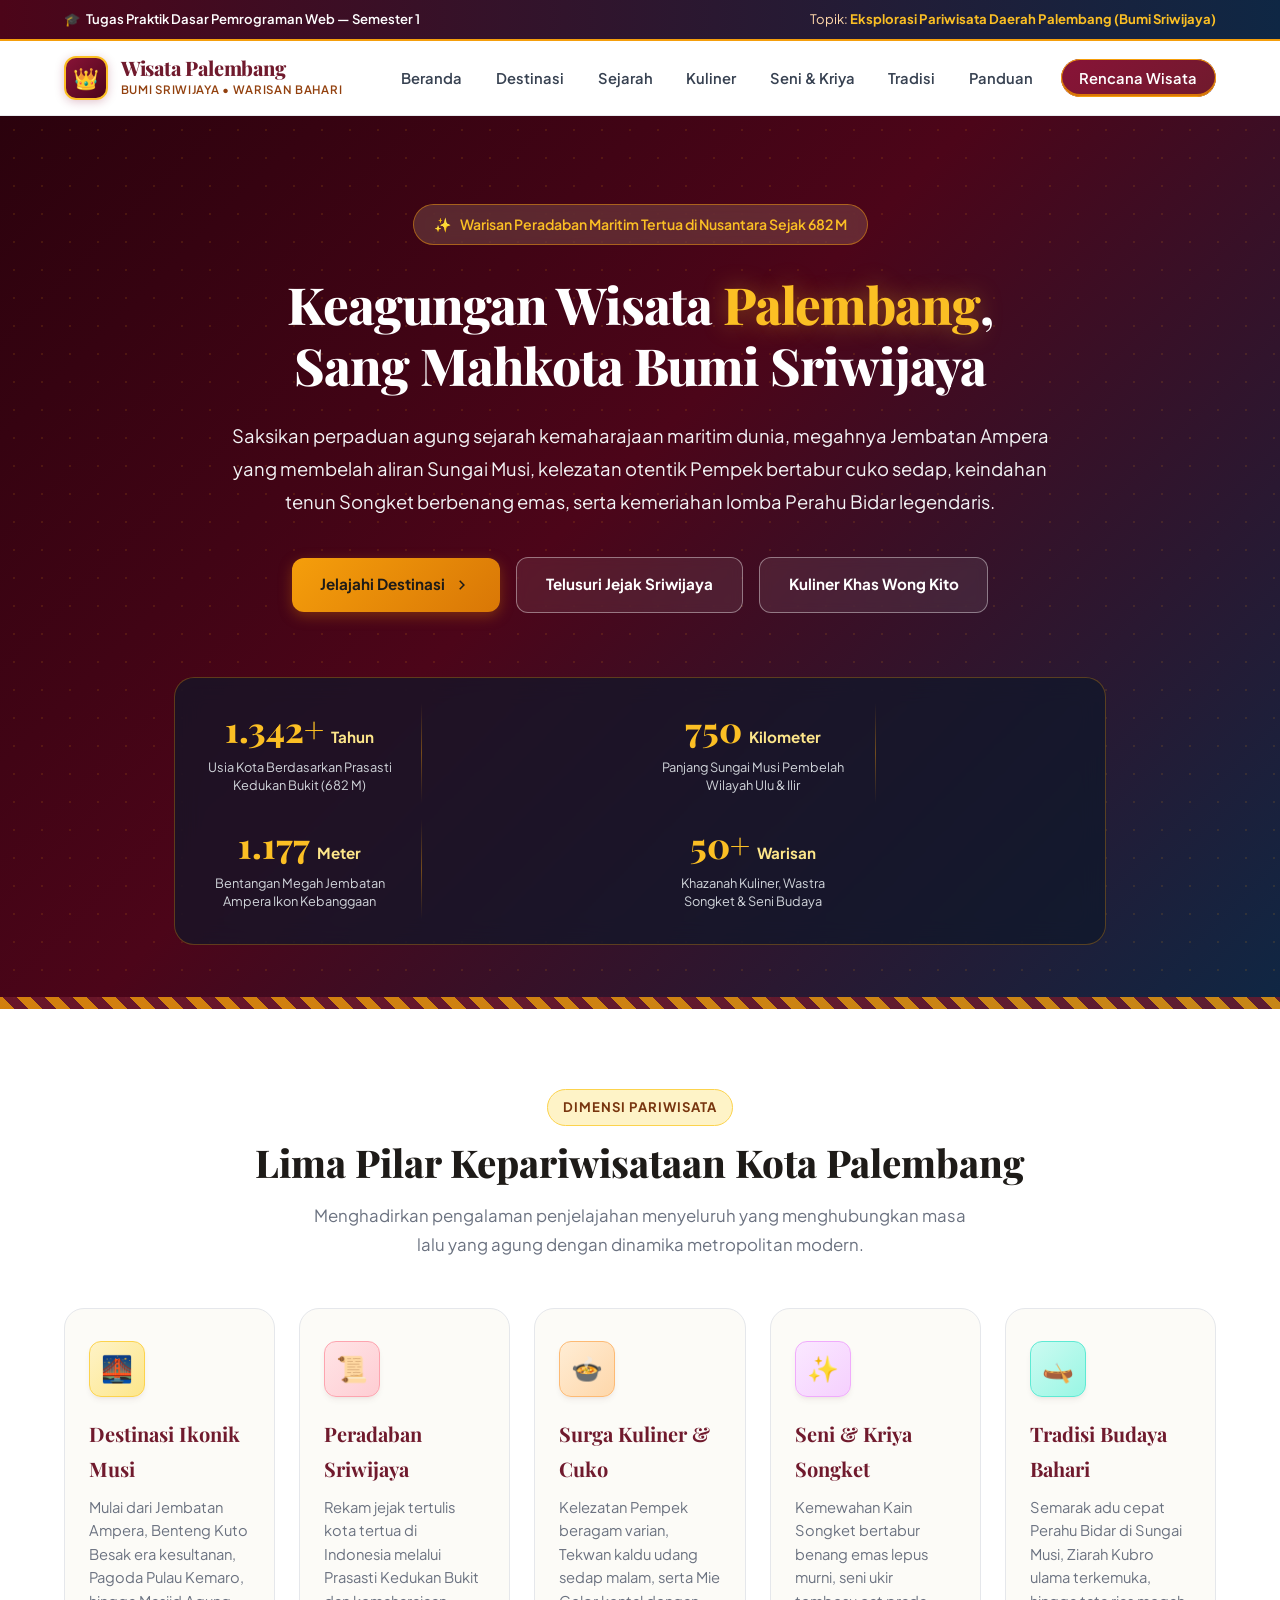
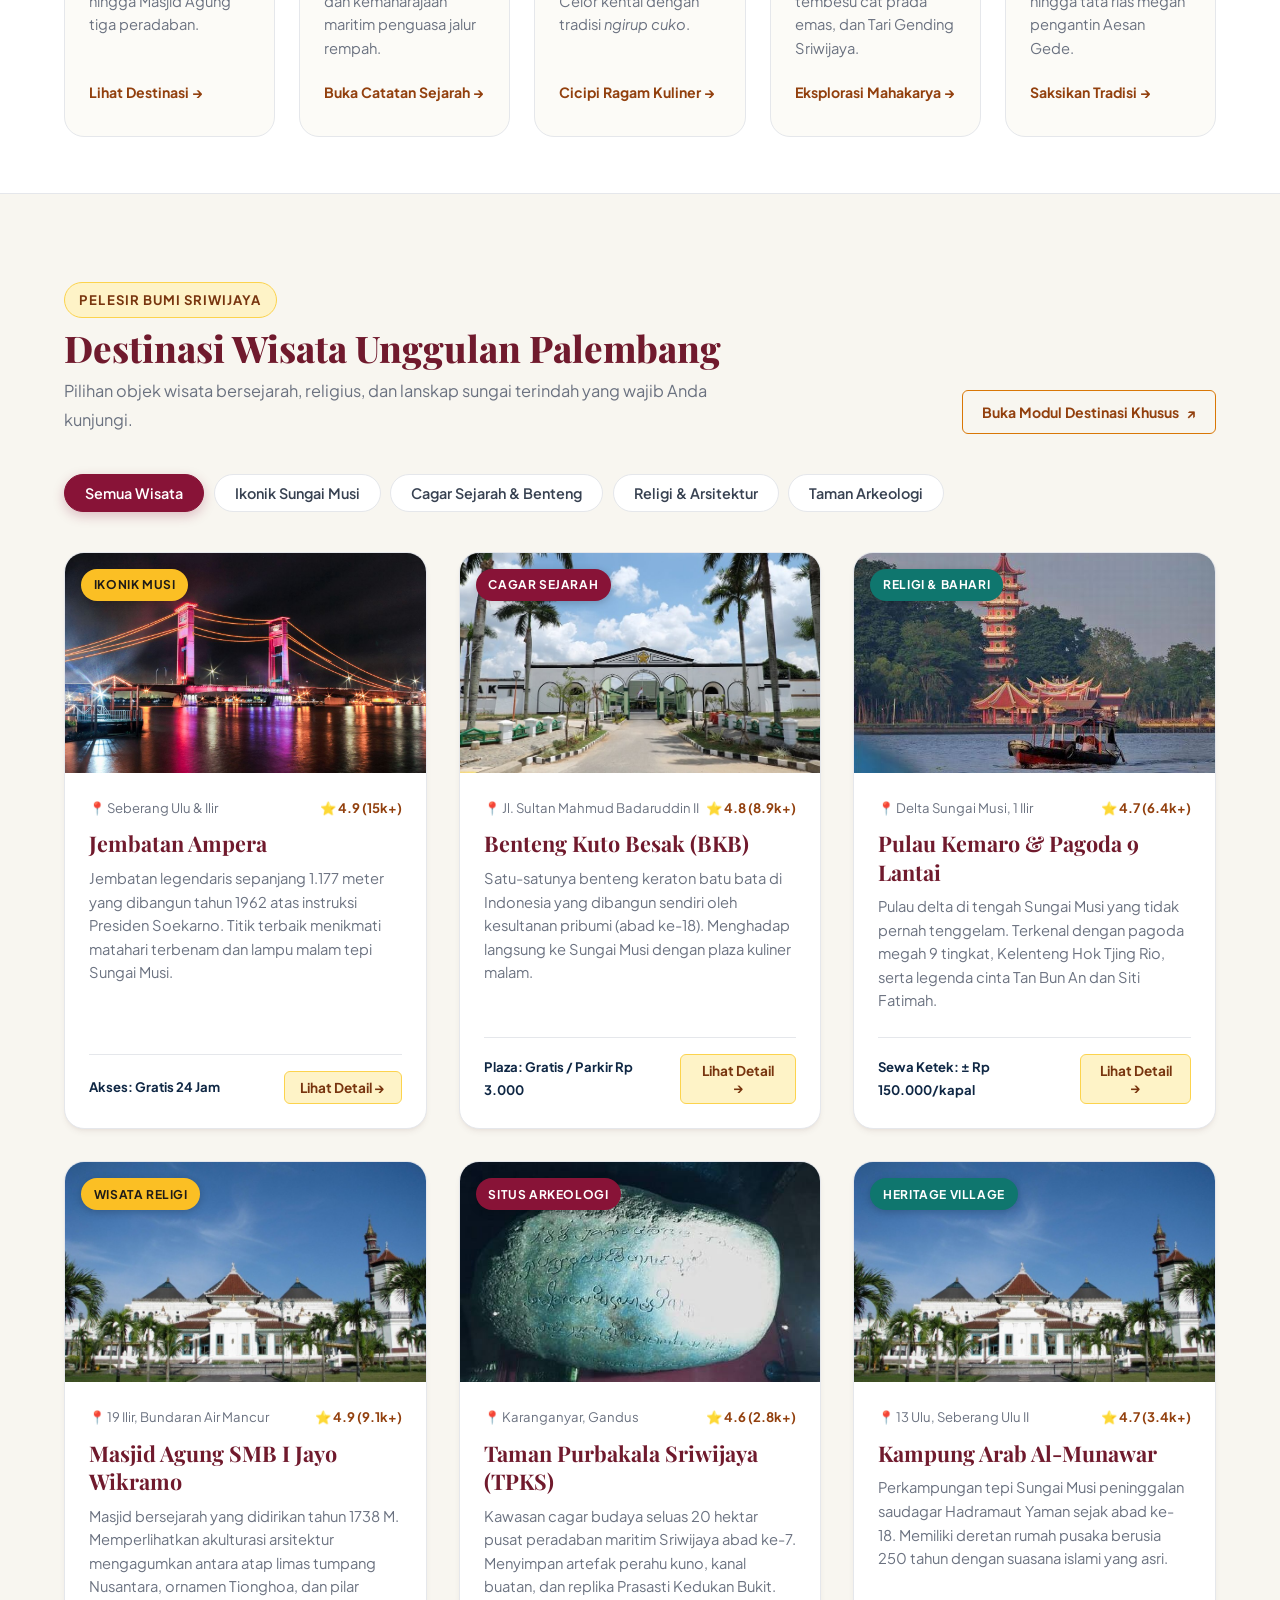
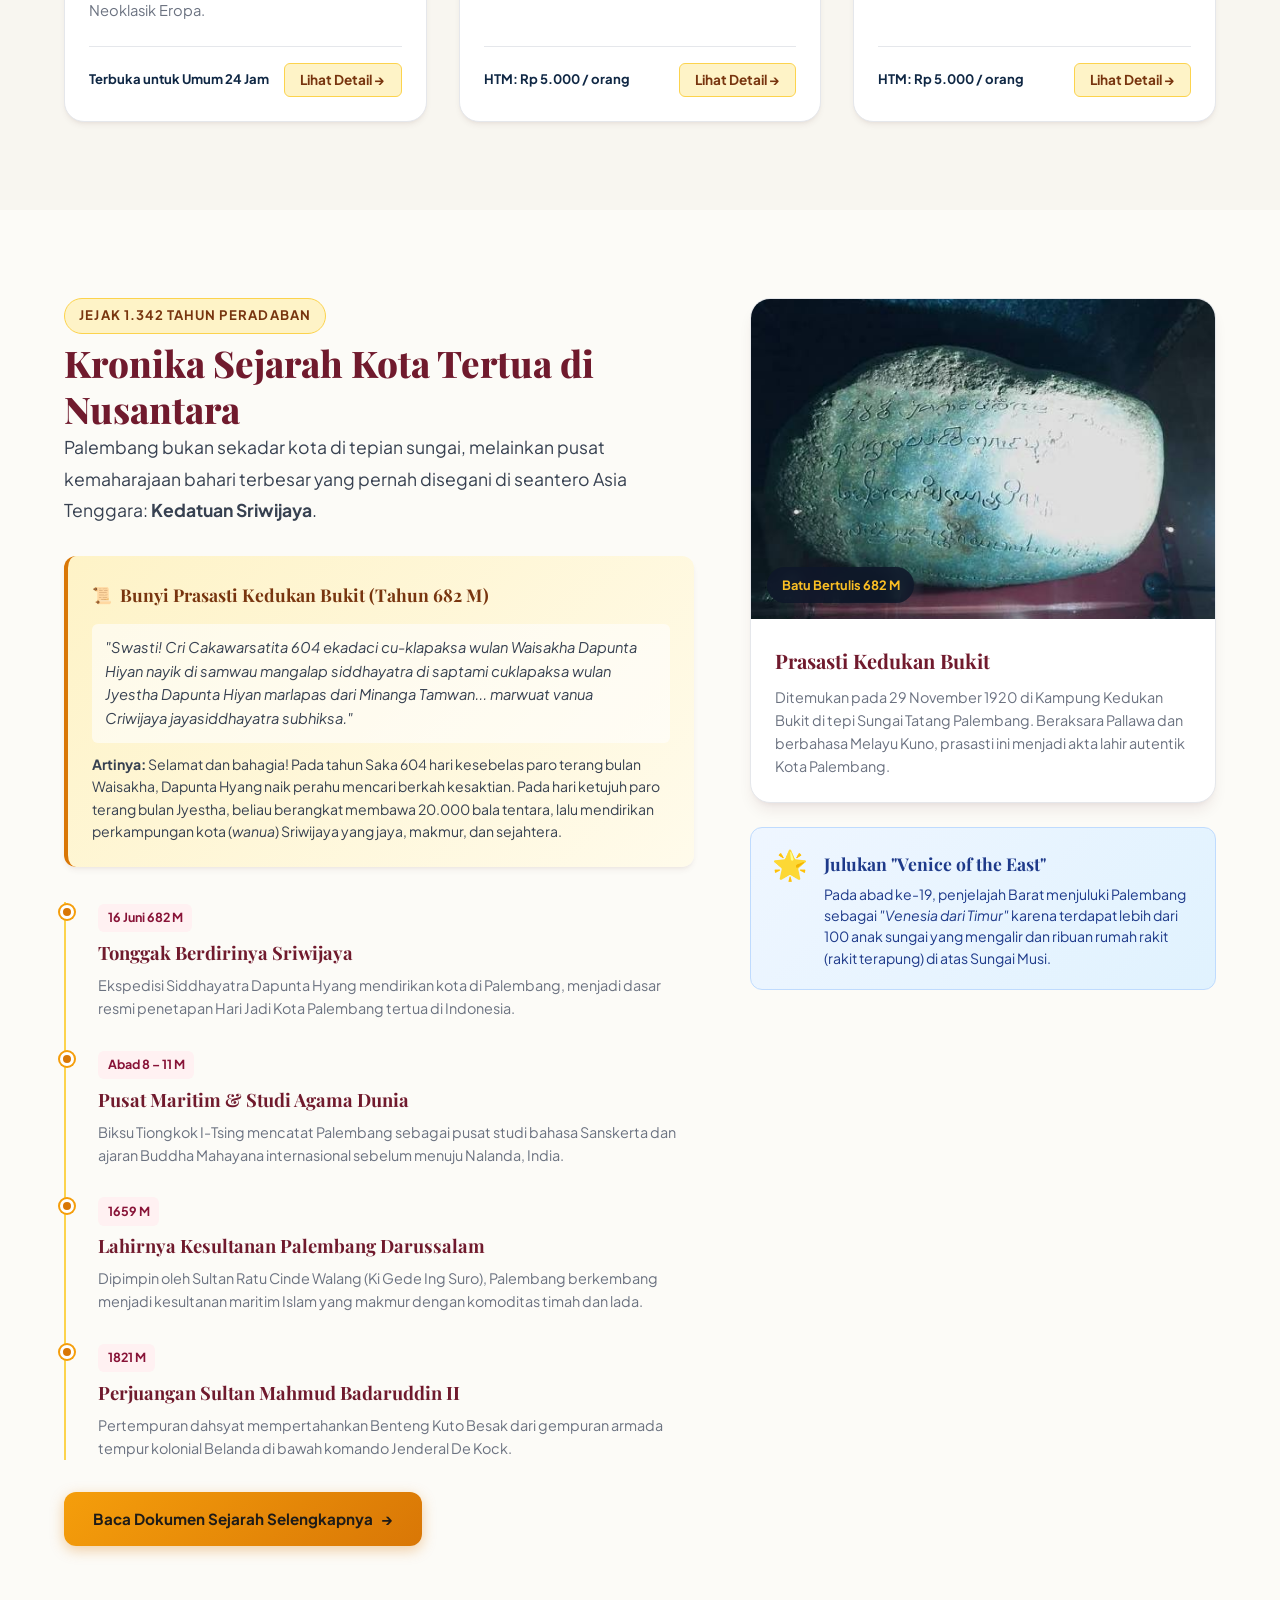
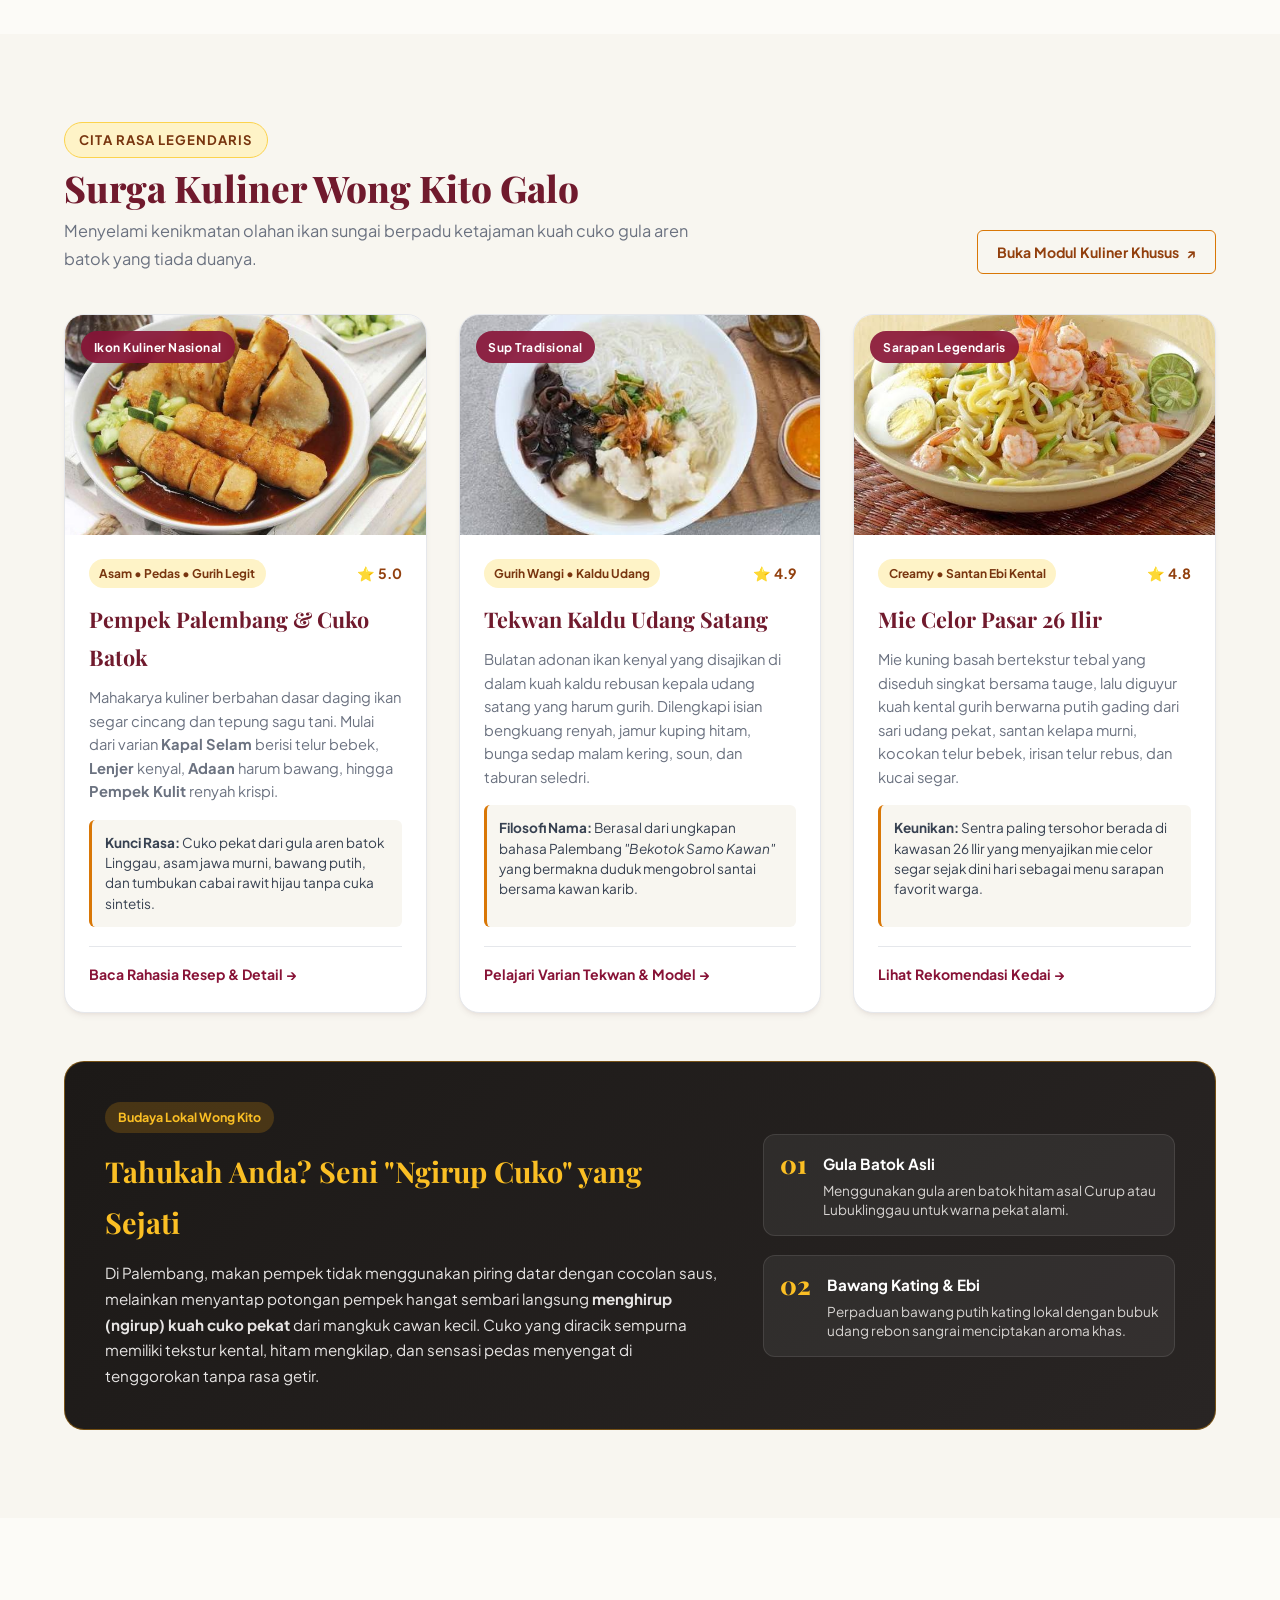
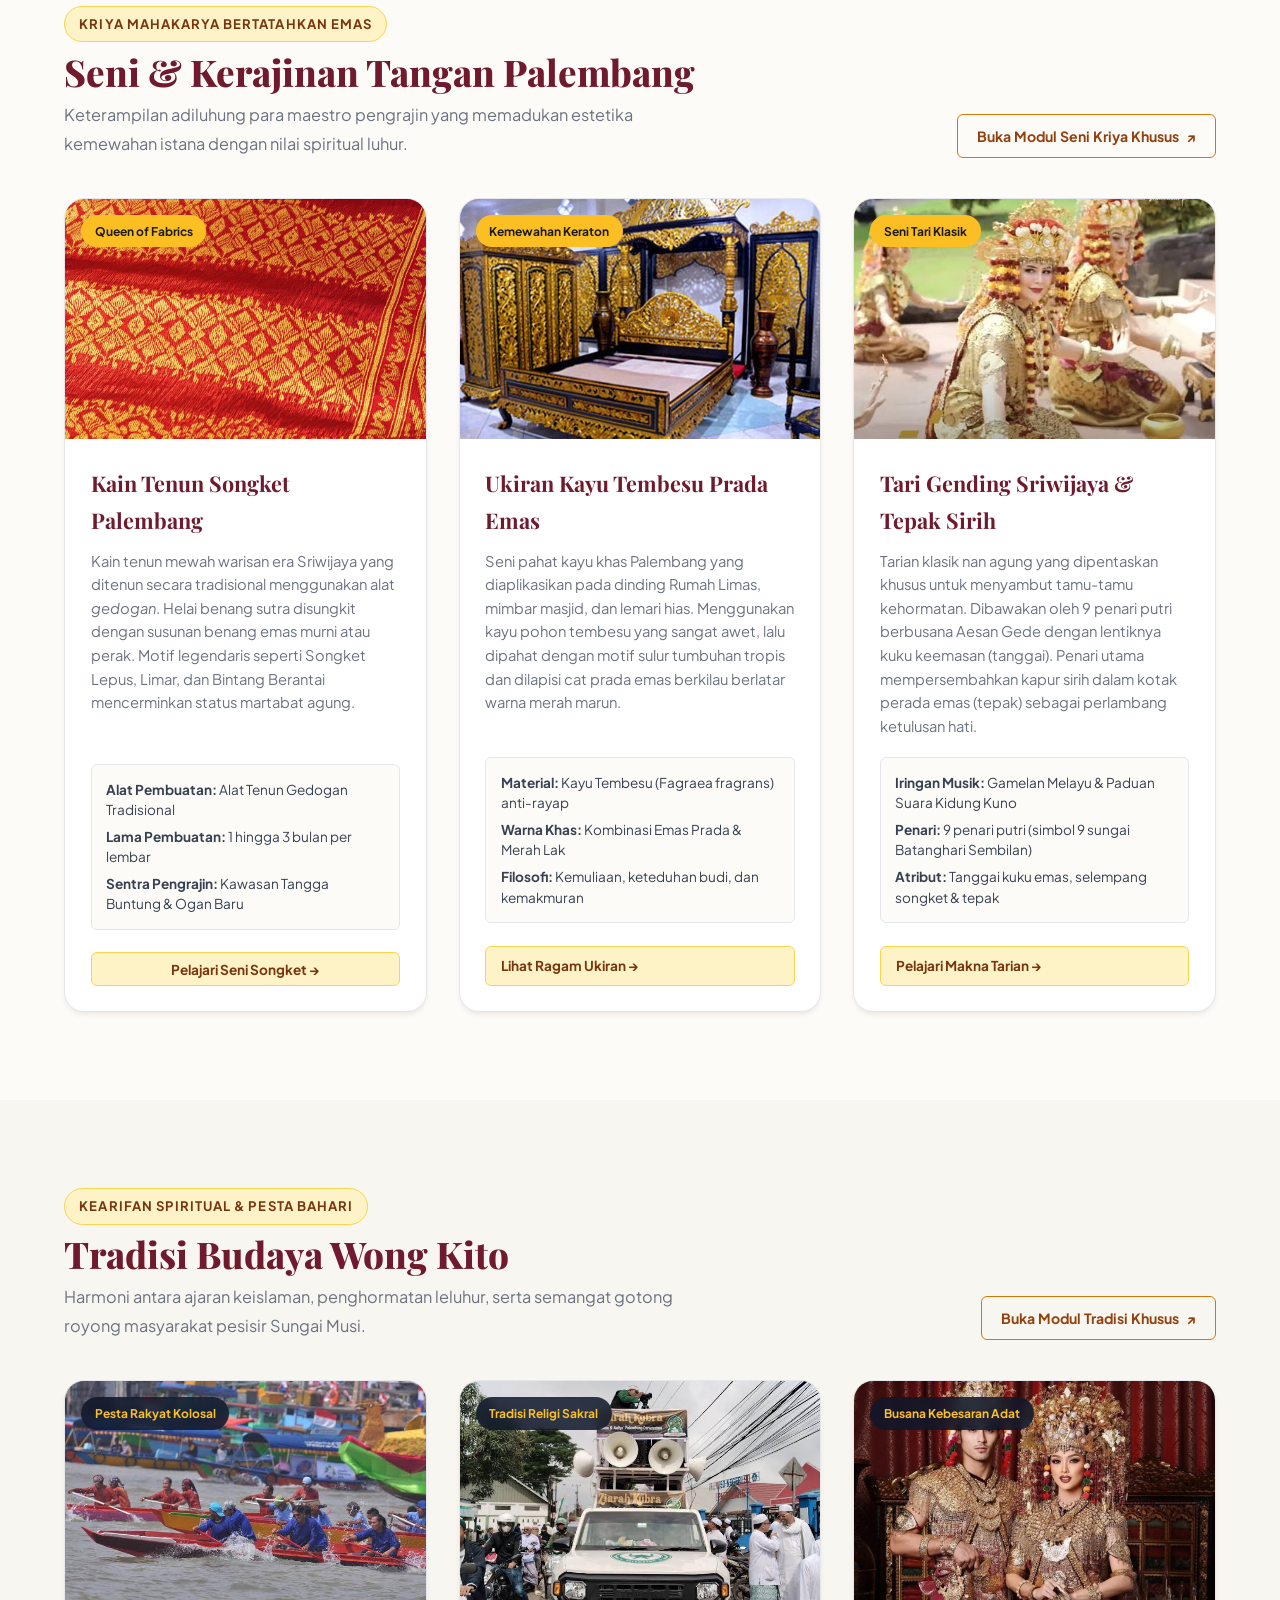
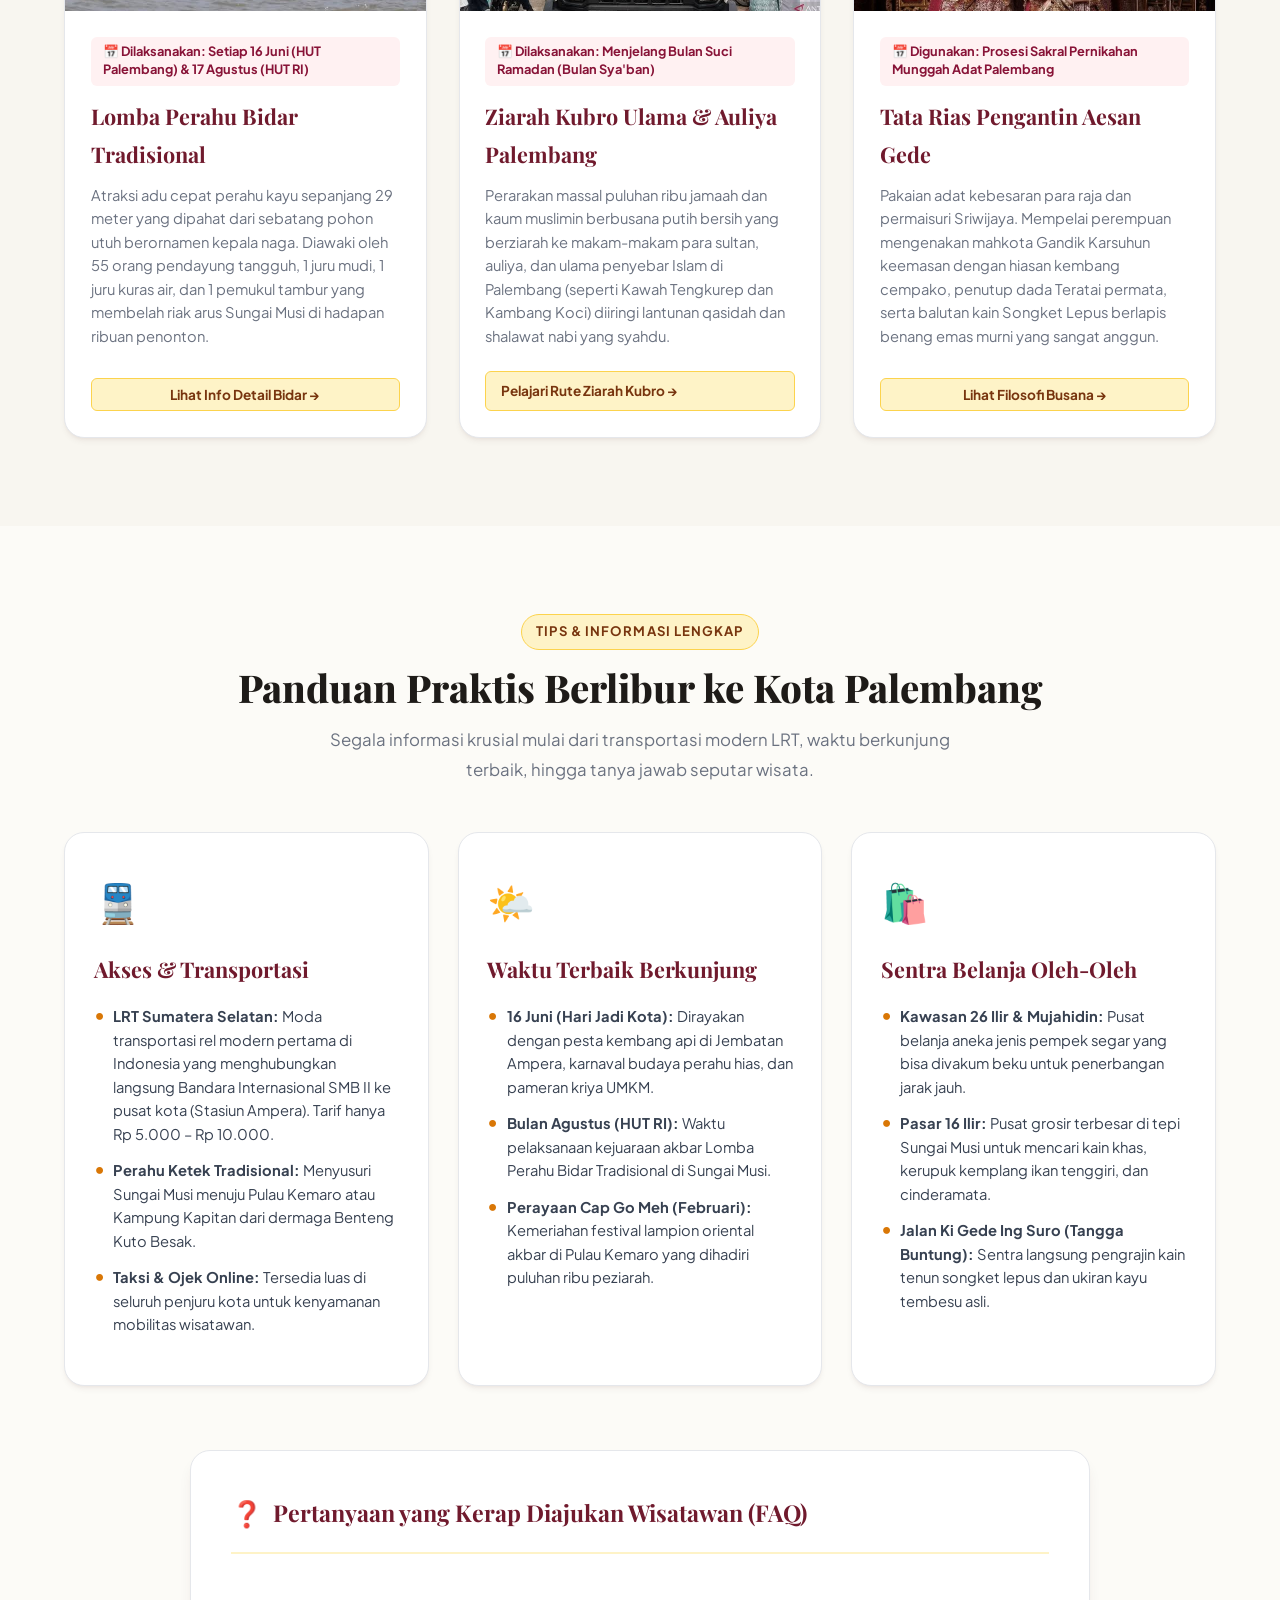
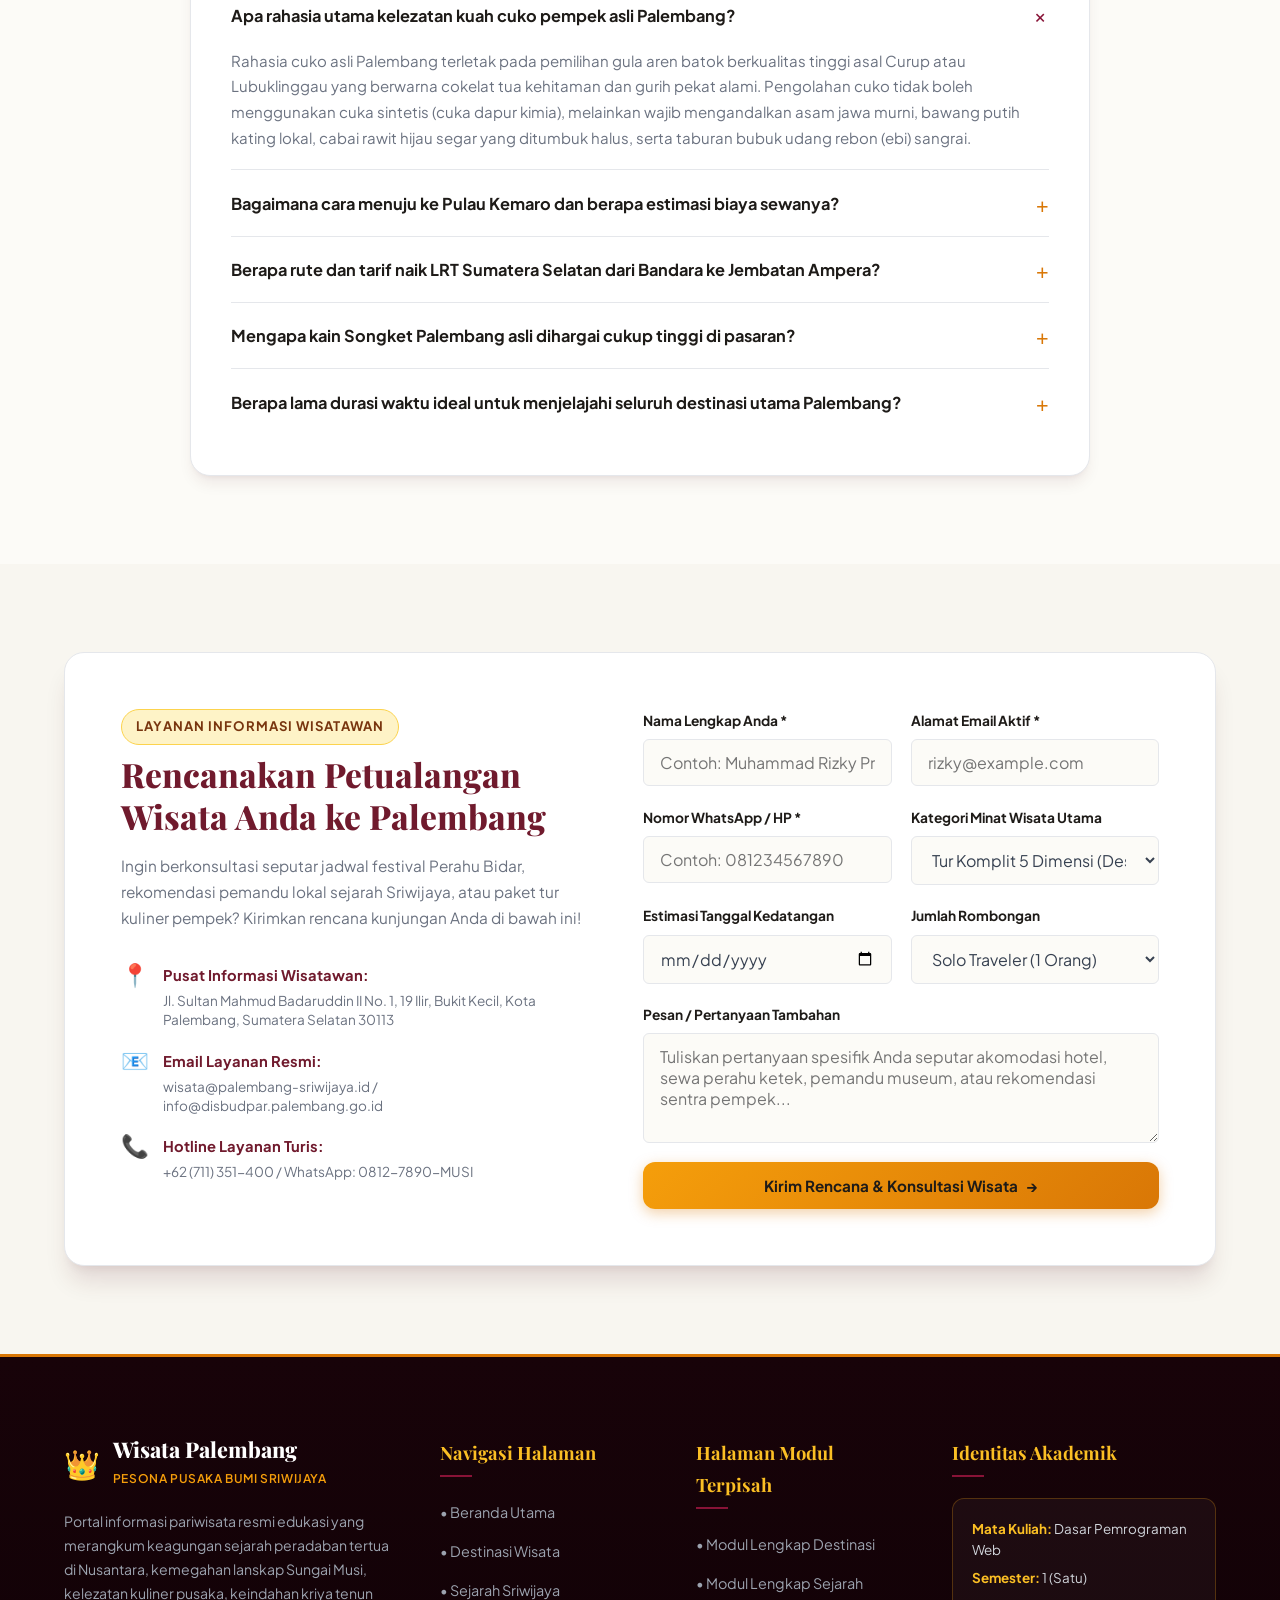
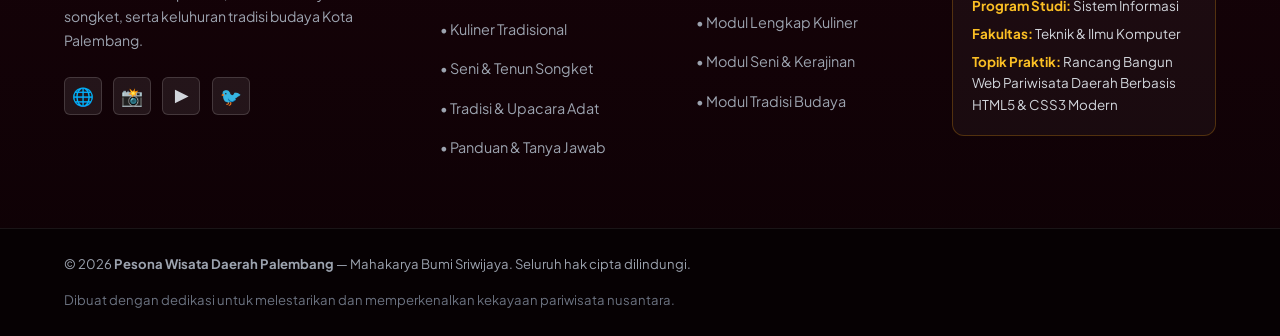
<file: Wisata Daerah Palembang (After)/index.html>
<!DOCTYPE html>
<html lang="id">
<head>
  <meta charset="UTF-8">
  <meta name="viewport" content="width=device-width, initial-scale=1.0">
  <title>Pesona Wisata Palembang - Mahkota Bumi Sriwijaya</title>
  <meta name="description" content="Portal komprehensif pariwisata Kota Palembang: destinasi bersejarah, kemegahan Sungai Musi, kelezatan kuliner pempek, keagungan kain songket emas, dan kekayaan tradisi budaya Wong Kito.">
  
  <!-- Google Fonts: Playfair Display & Plus Jakarta Sans -->
  <link rel="preconnect" href="https://fonts.googleapis.com">
  <link rel="preconnect" href="https://fonts.gstatic.com" crossorigin>
  <link href="https://fonts.googleapis.com/css2?family=Playfair+Display:ital,wght@0,600;0,700;0,800;1,600&family=Plus+Jakarta+Sans:wght@300;400;500;600;700;800&display=swap" rel="stylesheet">
  
  <!-- Stylesheet Utama -->
  <link rel="stylesheet" href="style.css">
</head>
<body id="beranda">

  <!-- ================= TOP BAR IDENTITAS KULIAH ================= -->
  <aside class="top-identity-bar">
    <div class="container top-identity-inner">
      <div class="identity-badge">
        <span class="badge-icon">🎓</span>
        <span>Tugas Praktik Dasar Pemrograman Web — Semester 1</span>
      </div>
      <div class="identity-topics">
        <span>Topik: <strong>Eksplorasi Pariwisata Daerah Palembang (Bumi Sriwijaya)</strong></span>
      </div>
    </div>
  </aside>

  <!-- ================= NAVBAR UTAMA (STICKY & RESPONSIVE) ================= -->
  <header class="main-navbar" id="mainNavbar">
    <div class="container nav-inner">
      <a href="#beranda" class="brand-logo">
        <div class="brand-emblem">👑</div>
        <div class="brand-text">
          <span class="brand-name">Wisata Palembang</span>
          <span class="brand-tagline">Bumi Sriwijaya • Warisan Bahari</span>
        </div>
      </a>

      <!-- Tombol Hamburger Mobile -->
      <button class="mobile-toggle" id="mobileToggle" aria-label="Buka Navigasi">
        <span></span>
        <span></span>
        <span></span>
      </button>

      <!-- Navigasi Utama -->
      <nav class="nav-menu" id="navMenu">
        <ul class="nav-list">
          <li><a href="#beranda" class="nav-link active">Beranda</a></li>
          <li><a href="#destinasi" class="nav-link">Destinasi</a></li>
          <li><a href="#sejarah" class="nav-link">Sejarah</a></li>
          <li><a href="#kuliner" class="nav-link">Kuliner</a></li>
          <li><a href="#seni-kerajinan" class="nav-link">Seni & Kriya</a></li>
          <li><a href="#tradisi" class="nav-link">Tradisi</a></li>
          <li><a href="#panduan" class="nav-link">Panduan</a></li>
          <li><a href="#kontak" class="nav-link btn-nav-cta">Rencana Wisata</a></li>
        </ul>
      </nav>
    </div>
  </header>

  <!-- ================= HERO SECTION UTAMA ================= -->
  <section class="hero-section">
    <div class="hero-overlay"></div>
    <div class="hero-decorative-pattern"></div>
    <div class="container hero-content">
      <div class="hero-badge-pill">
        <span class="badge-sparkle">✨</span>
        <span>Warisan Peradaban Maritim Tertua di Nusantara Sejak 682 M</span>
      </div>

      <h1 class="hero-title">
        Keagungan Wisata <span class="highlight-gold">Palembang</span>,<br>Sang Mahkota Bumi Sriwijaya
      </h1>

      <p class="hero-subtitle">
        Saksikan perpaduan agung sejarah kemaharajaan maritim dunia, megahnya Jembatan Ampera yang membelah aliran Sungai Musi, 
        kelezatan otentik Pempek bertabur cuko sedap, keindahan tenun Songket berbenang emas, serta kemeriahan lomba Perahu Bidar legendaris.
      </p>

      <div class="hero-actions">
        <a href="#destinasi" class="btn btn-gold">
          <span>Jelajahi Destinasi</span>
          <svg class="btn-icon" viewBox="0 0 24 24" width="18" height="18"><path fill="currentColor" d="M13.17 12l-4.95-4.95 1.41-1.41L16 12l-6.36 6.36-1.41-1.41z"/></svg>
        </a>
        <a href="#sejarah" class="btn btn-outline-light">Telusuri Jejak Sriwijaya</a>
        <a href="#kuliner" class="btn btn-outline-light">Kuliner Khas Wong Kito</a>
      </div>

      <!-- Quick Stats Counter -->
      <div class="hero-stats-grid">
        <div class="stat-card">
          <span class="stat-num">1.342+</span>
          <span class="stat-unit">Tahun</span>
          <p class="stat-desc">Usia Kota Berdasarkan Prasasti Kedukan Bukit (682 M)</p>
        </div>
        <div class="stat-divider"></div>
        <div class="stat-card">
          <span class="stat-num">750</span>
          <span class="stat-unit">Kilometer</span>
          <p class="stat-desc">Panjang Sungai Musi Pembelah Wilayah Ulu & Ilir</p>
        </div>
        <div class="stat-divider"></div>
        <div class="stat-card">
          <span class="stat-num">1.177</span>
          <span class="stat-unit">Meter</span>
          <p class="stat-desc">Bentangan Megah Jembatan Ampera Ikon Kebanggaan</p>
        </div>
        <div class="stat-divider"></div>
        <div class="stat-card">
          <span class="stat-num">50+</span>
          <span class="stat-unit">Warisan</span>
          <p class="stat-desc">Khazanah Kuliner, Wastra Songket & Seni Budaya</p>
        </div>
      </div>
    </div>
  </section>

  <!-- ================= 5 PILAR WISATA PALEMBANG (FITUR UNGGULAN) ================= -->
  <section class="features-section">
    <div class="container">
      <div class="section-badge-center">
        <span class="section-tag-gold">Dimensi Pariwisata</span>
      </div>
      <h2 class="section-title-center">Lima Pilar Kepariwisataan Kota Palembang</h2>
      <p class="section-subtitle-center">
        Menghadirkan pengalaman penjelajahan menyeluruh yang menghubungkan masa lalu yang agung dengan dinamika metropolitan modern.
      </p>

      <div class="features-grid">
        <!-- Pilar 1: Destinasi -->
        <article class="feature-card">
          <div class="feature-icon-box bg-gold-gradient">🌉</div>
          <h3>Destinasi Ikonik Musi</h3>
          <p>Mulai dari Jembatan Ampera, Benteng Kuto Besak era kesultanan, Pagoda Pulau Kemaro, hingga Masjid Agung tiga peradaban.</p>
          <a href="#destinasi" class="feature-link">Lihat Destinasi &rarr;</a>
        </article>

        <!-- Pilar 2: Sejarah -->
        <article class="feature-card">
          <div class="feature-icon-box bg-maroon-gradient">📜</div>
          <h3>Peradaban Sriwijaya</h3>
          <p>Rekam jejak tertulis kota tertua di Indonesia melalui Prasasti Kedukan Bukit dan kemaharajaan maritim penguasa jalur rempah.</p>
          <a href="#sejarah" class="feature-link">Buka Catatan Sejarah &rarr;</a>
        </article>

        <!-- Pilar 3: Kuliner -->
        <article class="feature-card">
          <div class="feature-icon-box bg-amber-gradient">🍲</div>
          <h3>Surga Kuliner & Cuko</h3>
          <p>Kelezatan Pempek beragam varian, Tekwan kaldu udang sedap malam, serta Mie Celor kental dengan tradisi <em>ngirup cuko</em>.</p>
          <a href="#kuliner" class="feature-link">Cicipi Ragam Kuliner &rarr;</a>
        </article>

        <!-- Pilar 4: Seni & Kerajinan -->
        <article class="feature-card">
          <div class="feature-icon-box bg-rose-gradient">✨</div>
          <h3>Seni & Kriya Songket</h3>
          <p>Kemewahan Kain Songket bertabur benang emas lepus murni, seni ukir tembesu cat prada emas, dan Tari Gending Sriwijaya.</p>
          <a href="#seni-kerajinan" class="feature-link">Eksplorasi Mahakarya &rarr;</a>
        </article>

        <!-- Pilar 5: Tradisi Budaya -->
        <article class="feature-card">
          <div class="feature-icon-box bg-teal-gradient">🛶</div>
          <h3>Tradisi Budaya Bahari</h3>
          <p>Semarak adu cepat Perahu Bidar di Sungai Musi, Ziarah Kubro ulama terkemuka, hingga tata rias megah pengantin Aesan Gede.</p>
          <a href="#tradisi" class="feature-link">Saksikan Tradisi &rarr;</a>
        </article>
      </div>
    </div>
  </section>

  <!-- ================= 1. DESTINASI WISATA (FILTER & MODAL POPUP) ================= -->
  <section class="section-wrapper bg-subtle" id="destinasi">
    <div class="container">
      <div class="section-header-flex">
        <div>
          <span class="section-tag-gold">Pelesir Bumi Sriwijaya</span>
          <h2 class="section-heading">Destinasi Wisata Unggulan Palembang</h2>
          <p class="section-desc">Pilihan objek wisata bersejarah, religius, dan lanskap sungai terindah yang wajib Anda kunjungi.</p>
        </div>
        <div class="subpage-shortcut-box">
          <a href="destinasi.html" class="btn btn-outline-gold" title="Buka Halaman Destinasi Lengkap">
            <span>Buka Modul Destinasi Khusus</span>
            <span>&nearr;</span>
          </a>
        </div>
      </div>

      <!-- Kategori Filter Tab -->
      <div class="filter-tab-bar">
        <button class="filter-btn active" data-filter="all">Semua Wisata</button>
        <button class="filter-btn" data-filter="musi">Ikonik Sungai Musi</button>
        <button class="filter-btn" data-filter="sejarah">Cagar Sejarah & Benteng</button>
        <button class="filter-btn" data-filter="religi">Religi & Arsitektur</button>
        <button class="filter-btn" data-filter="arkeologi">Taman Arkeologi</button>
      </div>

      <!-- Grid Kartu Destinasi -->
      <div class="destinasi-cards-grid" id="destinasiCardsGrid">

        <!-- Card 1: Jembatan Ampera -->
        <article class="destinasi-card" data-category="musi">
          <div class="card-media-box">
            <img src="images/Jembatan_Ampera.jpg" alt="Jembatan Ampera Palembang Sungai Musi" loading="lazy">
            <span class="badge-category badge-gold">Ikonik Musi</span>
          </div>
          <div class="card-content">
            <div class="card-meta">
              <span class="meta-location">📍 Seberang Ulu & Ilir</span>
              <span class="meta-rating">⭐ 4.9 (15k+)</span>
            </div>
            <h3 class="card-title">Jembatan Ampera</h3>
            <p class="card-text">
              Jembatan legendaris sepanjang 1.177 meter yang dibangun tahun 1962 atas instruksi Presiden Soekarno. Titik terbaik menikmati matahari terbenam dan lampu malam tepi Sungai Musi.
            </p>
            <div class="card-action-bar">
              <span class="card-price">Akses: Gratis 24 Jam</span>
              <button type="button" class="btn-detail-gold" onclick="openDetailModal('ampera')">Lihat Detail &rarr;</button>
            </div>
          </div>
        </article>

        <!-- Card 2: Benteng Kuto Besak -->
        <article class="destinasi-card" data-category="sejarah">
          <div class="card-media-box">
            <img src="images/Benteng_Kuto_Besak_Palembang.jpg" alt="Benteng Kuto Besak Palembang" loading="lazy">
            <span class="badge-category badge-maroon">Cagar Sejarah</span>
          </div>
          <div class="card-content">
            <div class="card-meta">
              <span class="meta-location">📍 Jl. Sultan Mahmud Badaruddin II</span>
              <span class="meta-rating">⭐ 4.8 (8.9k+)</span>
            </div>
            <h3 class="card-title">Benteng Kuto Besak (BKB)</h3>
            <p class="card-text">
              Satu-satunya benteng keraton batu bata di Indonesia yang dibangun sendiri oleh kesultanan pribumi (abad ke-18). Menghadap langsung ke Sungai Musi dengan plaza kuliner malam.
            </p>
            <div class="card-action-bar">
              <span class="card-price">Plaza: Gratis / Parkir Rp 3.000</span>
              <button type="button" class="btn-detail-gold" onclick="openDetailModal('kuto-besak')">Lihat Detail &rarr;</button>
            </div>
          </div>
        </article>

        <!-- Card 3: Pulau Kemaro -->
        <article class="destinasi-card" data-category="musi religi">
          <div class="card-media-box">
            <img src="images/Pulau_Kemaro.jpg" alt="Pulau Kemaro dan Pagoda 9 Lantai" loading="lazy">
            <span class="badge-category badge-teal">Religi & Bahari</span>
          </div>
          <div class="card-content">
            <div class="card-meta">
              <span class="meta-location">📍 Delta Sungai Musi, 1 Ilir</span>
              <span class="meta-rating">⭐ 4.7 (6.4k+)</span>
            </div>
            <h3 class="card-title">Pulau Kemaro & Pagoda 9 Lantai</h3>
            <p class="card-text">
              Pulau delta di tengah Sungai Musi yang tidak pernah tenggelam. Terkenal dengan pagoda megah 9 tingkat, Kelenteng Hok Tjing Rio, serta legenda cinta Tan Bun An dan Siti Fatimah.
            </p>
            <div class="card-action-bar">
              <span class="card-price">Sewa Ketek: ± Rp 150.000/kapal</span>
              <button type="button" class="btn-detail-gold" onclick="openDetailModal('pulau-kemaro')">Lihat Detail &rarr;</button>
            </div>
          </div>
        </article>

        <!-- Card 4: Masjid Agung Sultan Mahmud Badaruddin I -->
        <article class="destinasi-card" data-category="religi">
          <div class="card-media-box">
            <img src="images/Masjid__Agung_Palembang.jpg" alt="Masjid Agung Sultan Mahmud Badaruddin I Palembang" loading="lazy">
            <span class="badge-category badge-gold">Wisata Religi</span>
          </div>
          <div class="card-content">
            <div class="card-meta">
              <span class="meta-location">📍 19 Ilir, Bundaran Air Mancur</span>
              <span class="meta-rating">⭐ 4.9 (9.1k+)</span>
            </div>
            <h3 class="card-title">Masjid Agung SMB I Jayo Wikramo</h3>
            <p class="card-text">
              Masjid bersejarah yang didirikan tahun 1738 M. Memperlihatkan akulturasi arsitektur mengagumkan antara atap limas tumpang Nusantara, ornamen Tionghoa, dan pilar Neoklasik Eropa.
            </p>
            <div class="card-action-bar">
              <span class="card-price">Terbuka untuk Umum 24 Jam</span>
              <button type="button" class="btn-detail-gold" onclick="openDetailModal('masjid-agung')">Lihat Detail &rarr;</button>
            </div>
          </div>
        </article>

        <!-- Card 5: Taman Purbakala Kerajaan Sriwijaya (TPKS) -->
        <article class="destinasi-card" data-category="arkeologi sejarah">
          <div class="card-media-box">
            <img src="images/Prasasti__Kedukan_Bukit.jpg" alt="Taman Purbakala Kerajaan Sriwijaya Karanganyar" loading="lazy">
            <span class="badge-category badge-maroon">Situs Arkeologi</span>
          </div>
          <div class="card-content">
            <div class="card-meta">
              <span class="meta-location">📍 Karanganyar, Gandus</span>
              <span class="meta-rating">⭐ 4.6 (2.8k+)</span>
            </div>
            <h3 class="card-title">Taman Purbakala Sriwijaya (TPKS)</h3>
            <p class="card-text">
              Kawasan cagar budaya seluas 20 hektar pusat peradaban maritim Sriwijaya abad ke-7. Menyimpan artefak perahu kuno, kanal buatan, dan replika Prasasti Kedukan Bukit.
            </p>
            <div class="card-action-bar">
              <span class="card-price">HTM: Rp 5.000 / orang</span>
              <button type="button" class="btn-detail-gold" onclick="openDetailModal('tpks')">Lihat Detail &rarr;</button>
            </div>
          </div>
        </article>

        <!-- Card 6: Kampung Wisata Arab Al-Munawar -->
        <article class="destinasi-card" data-category="religi musi">
          <div class="card-media-box">
            <img src="images/Masjid__Agung_Palembang.jpg" alt="Kampung Arab Al-Munawar Palembang" loading="lazy">
            <span class="badge-category badge-teal">Heritage Village</span>
          </div>
          <div class="card-content">
            <div class="card-meta">
              <span class="meta-location">📍 13 Ulu, Seberang Ulu II</span>
              <span class="meta-rating">⭐ 4.7 (3.4k+)</span>
            </div>
            <h3 class="card-title">Kampung Arab Al-Munawar</h3>
            <p class="card-text">
              Perkampungan tepi Sungai Musi peninggalan saudagar Hadramaut Yaman sejak abad ke-18. Memiliki deretan rumah pusaka berusia 250 tahun dengan suasana islami yang asri.
            </p>
            <div class="card-action-bar">
              <span class="card-price">HTM: Rp 5.000 / orang</span>
              <button type="button" class="btn-detail-gold" onclick="openDetailModal('al-munawar')">Lihat Detail &rarr;</button>
            </div>
          </div>
        </article>

      </div>
    </div>
  </section>

  <!-- ================= 2. SEJARAH KOTA PALEMBANG (TIMELINE & PRASASTI) ================= -->
  <section class="section-wrapper" id="sejarah">
    <div class="container">
      <div class="sejarah-split-layout">
        <div class="sejarah-content-col">
          <span class="section-tag-gold">Jejak 1.342 Tahun Peradaban</span>
          <h2 class="section-heading">Kronika Sejarah Kota Tertua di Nusantara</h2>
          <p class="sejarah-lead-text">
            Palembang bukan sekadar kota di tepian sungai, melainkan pusat kemaharajaan bahari terbesar yang pernah disegani di seantero Asia Tenggara: <strong>Kedatuan Sriwijaya</strong>.
          </p>

          <!-- Kotak Kutipan Prasasti Kedukan Bukit -->
          <div class="inscription-callout-box">
            <div class="inscription-header">
              <span class="inscription-icon">📜</span>
              <h4>Bunyi Prasasti Kedukan Bukit (Tahun 682 M)</h4>
            </div>
            <p class="inscription-quote">
              <em>"Swasti! Cri Cakawarsatita 604 ekadaci cu-klapaksa wulan Waisakha Dapunta Hiyan nayik di samwau mangalap siddhayatra di saptami cuklapaksa wulan Jyestha Dapunta Hiyan marlapas dari Minanga Tamwan... marwuat vanua Criwijaya jayasiddhayatra subhiksa."</em>
            </p>
            <p class="inscription-meaning">
              <strong>Artinya:</strong> Selamat dan bahagia! Pada tahun Saka 604 hari kesebelas paro terang bulan Waisakha, Dapunta Hyang naik perahu mencari berkah kesaktian. Pada hari ketujuh paro terang bulan Jyestha, beliau berangkat membawa 20.000 bala tentara, lalu mendirikan perkampungan kota (<em>wanua</em>) Sriwijaya yang jaya, makmur, dan sejahtera.
            </p>
          </div>

          <!-- Timeline Kronologi -->
          <div class="historical-timeline">
            <div class="timeline-entry">
              <div class="timeline-dot"></div>
              <div class="timeline-info">
                <span class="timeline-year">16 Juni 682 M</span>
                <h4>Tonggak Berdirinya Sriwijaya</h4>
                <p>Ekspedisi Siddhayatra Dapunta Hyang mendirikan kota di Palembang, menjadi dasar resmi penetapan Hari Jadi Kota Palembang tertua di Indonesia.</p>
              </div>
            </div>

            <div class="timeline-entry">
              <div class="timeline-dot"></div>
              <div class="timeline-info">
                <span class="timeline-year">Abad 8 – 11 M</span>
                <h4>Pusat Maritim & Studi Agama Dunia</h4>
                <p>Biksu Tiongkok I-Tsing mencatat Palembang sebagai pusat studi bahasa Sanskerta dan ajaran Buddha Mahayana internasional sebelum menuju Nalanda, India.</p>
              </div>
            </div>

            <div class="timeline-entry">
              <div class="timeline-dot"></div>
              <div class="timeline-info">
                <span class="timeline-year">1659 M</span>
                <h4>Lahirnya Kesultanan Palembang Darussalam</h4>
                <p>Dipimpin oleh Sultan Ratu Cinde Walang (Ki Gede Ing Suro), Palembang berkembang menjadi kesultanan maritim Islam yang makmur dengan komoditas timah dan lada.</p>
              </div>
            </div>

            <div class="timeline-entry">
              <div class="timeline-dot"></div>
              <div class="timeline-info">
                <span class="timeline-year">1821 M</span>
                <h4>Perjuangan Sultan Mahmud Badaruddin II</h4>
                <p>Pertempuran dahsyat mempertahankan Benteng Kuto Besak dari gempuran armada tempur kolonial Belanda di bawah komando Jenderal De Kock.</p>
              </div>
            </div>
          </div>

          <div class="sejarah-actions">
            <a href="sejarah.html" class="btn btn-gold">
              <span>Baca Dokumen Sejarah Selengkapnya</span>
              <span>&rarr;</span>
            </a>
          </div>
        </div>

        <div class="sejarah-visual-col">
          <div class="visual-artifact-card">
            <div class="artifact-img-wrap">
              <img src="images/Prasasti__Kedukan_Bukit.jpg" alt="Batu Bertulis Prasasti Kedukan Bukit 682 Masehi">
              <div class="artifact-overlay-badge">Batu Bertulis 682 M</div>
            </div>
            <div class="artifact-caption">
              <h4>Prasasti Kedukan Bukit</h4>
              <p>Ditemukan pada 29 November 1920 di Kampung Kedukan Bukit di tepi Sungai Tatang Palembang. Beraksara Pallawa dan berbahasa Melayu Kuno, prasasti ini menjadi akta lahir autentik Kota Palembang.</p>
            </div>
          </div>

          <!-- Highlight Fakta Singkat -->
          <div class="fact-callout-card">
            <div class="fact-icon">🌟</div>
            <div class="fact-text">
              <h4>Julukan "Venice of the East"</h4>
              <p>Pada abad ke-19, penjelajah Barat menjuluki Palembang sebagai <em>"Venesia dari Timur"</em> karena terdapat lebih dari 100 anak sungai yang mengalir dan ribuan rumah rakit (rakit terapung) di atas Sungai Musi.</p>
            </div>
          </div>
        </div>
      </div>
    </div>
  </section>

  <!-- ================= 3. SURGA KULINER KHAS PALEMBANG ================= -->
  <section class="section-wrapper bg-subtle" id="kuliner">
    <div class="container">
      <div class="section-header-flex">
        <div>
          <span class="section-tag-gold">Cita Rasa Legendaris</span>
          <h2 class="section-heading">Surga Kuliner Wong Kito Galo</h2>
          <p class="section-desc">Menyelami kenikmatan olahan ikan sungai berpadu ketajaman kuah cuko gula aren batok yang tiada duanya.</p>
        </div>
        <div>
          <a href="kuliner.html" class="btn btn-outline-gold" title="Buka Halaman Kuliner Lengkap">
            <span>Buka Modul Kuliner Khusus</span>
            <span>&nearr;</span>
          </a>
        </div>
      </div>

      <!-- Grid Kartu Kuliner -->
      <div class="culinary-grid-cards">

        <!-- Kuliner 1: Pempek Palembang -->
        <article class="food-highlight-card">
          <div class="food-media">
            <img src="images/Pempek.jpeg" alt="Pempek Palembang Asli Kapal Selam dan Cuko" loading="lazy">
            <span class="food-tag">Ikon Kuliner Nasional</span>
          </div>
          <div class="food-info">
            <div class="food-rating-row">
              <span class="badge-taste">Asam • Pedas • Gurih Legit</span>
              <span class="food-rating">⭐ 5.0</span>
            </div>
            <h3>Pempek Palembang & Cuko Batok</h3>
            <p>
              Mahakarya kuliner berbahan dasar daging ikan segar cincang dan tepung sagu tani. Mulai dari varian <strong>Kapal Selam</strong> berisi telur bebek, <strong>Lenjer</strong> kenyal, <strong>Adaan</strong> harum bawang, hingga <strong>Pempek Kulit</strong> renyah krispi.
            </p>
            <div class="food-secrets">
              <strong>Kunci Rasa:</strong> Cuko pekat dari gula aren batok Linggau, asam jawa murni, bawang putih, dan tumbukan cabai rawit hijau tanpa cuka sintetis.
            </div>
            <div class="food-footer">
              <button type="button" class="btn-text-gold" onclick="openDetailModal('pempek')">Baca Rahasia Resep & Detail &rarr;</button>
            </div>
          </div>
        </article>

        <!-- Kuliner 2: Tekwan -->
        <article class="food-highlight-card">
          <div class="food-media">
            <img src="images/Tekwan.jpg" alt="Tekwan Kuah Udang Palembang" loading="lazy">
            <span class="food-tag">Sup Tradisional</span>
          </div>
          <div class="food-info">
            <div class="food-rating-row">
              <span class="badge-taste">Gurih Wangi • Kaldu Udang</span>
              <span class="food-rating">⭐ 4.9</span>
            </div>
            <h3>Tekwan Kaldu Udang Satang</h3>
            <p>
              Bulatan adonan ikan kenyal yang disajikan di dalam kuah kaldu rebusan kepala udang satang yang harum gurih. Dilengkapi isian bengkuang renyah, jamur kuping hitam, bunga sedap malam kering, soun, dan taburan seledri.
            </p>
            <div class="food-secrets">
              <strong>Filosofi Nama:</strong> Berasal dari ungkapan bahasa Palembang <em>"Bekotok Samo Kawan"</em> yang bermakna duduk mengobrol santai bersama kawan karib.
            </div>
            <div class="food-footer">
              <a href="kuliner.html" class="btn-text-gold">Pelajari Varian Tekwan & Model &rarr;</a>
            </div>
          </div>
        </article>

        <!-- Kuliner 3: Mie Celor 26 Ilir -->
        <article class="food-highlight-card">
          <div class="food-media">
            <img src="images/Mie_Celor.jpg" alt="Mie Celor 26 Ilir Kuah Santan Kental" loading="lazy">
            <span class="food-tag">Sarapan Legendaris</span>
          </div>
          <div class="food-info">
            <div class="food-rating-row">
              <span class="badge-taste">Creamy • Santan Ebi Kental</span>
              <span class="food-rating">⭐ 4.8</span>
            </div>
            <h3>Mie Celor Pasar 26 Ilir</h3>
            <p>
              Mie kuning basah bertekstur tebal yang diseduh singkat bersama tauge, lalu diguyur kuah kental gurih berwarna putih gading dari sari udang pekat, santan kelapa murni, kocokan telur bebek, irisan telur rebus, dan kucai segar.
            </p>
            <div class="food-secrets">
              <strong>Keunikan:</strong> Sentra paling tersohor berada di kawasan 26 Ilir yang menyajikan mie celor segar sejak dini hari sebagai menu sarapan favorit warga.
            </div>
            <div class="food-footer">
              <a href="kuliner.html" class="btn-text-gold">Lihat Rekomendasi Kedai &rarr;</a>
            </div>
          </div>
        </article>

      </div>

      <!-- Feature Box: Tradisi Ngirup Cuko -->
      <div class="cuko-culture-banner">
        <div class="cuko-culture-text">
          <span class="cuko-badge">Budaya Lokal Wong Kito</span>
          <h3>Tahukah Anda? Seni "Ngirup Cuko" yang Sejati</h3>
          <p>
            Di Palembang, makan pempek tidak menggunakan piring datar dengan cocolan saus, melainkan menyantap potongan pempek hangat sembari langsung <strong>menghirup (ngirup) kuah cuko pekat</strong> dari mangkuk cawan kecil. Cuko yang diracik sempurna memiliki tekstur kental, hitam mengkilap, dan sensasi pedas menyengat di tenggorokan tanpa rasa getir.
          </p>
        </div>
        <div class="cuko-culture-points">
          <div class="cuko-point-item">
            <span class="point-num">01</span>
            <div>
              <strong>Gula Batok Asli</strong>
              <p>Menggunakan gula aren batok hitam asal Curup atau Lubuklinggau untuk warna pekat alami.</p>
            </div>
          </div>
          <div class="cuko-point-item">
            <span class="point-num">02</span>
            <div>
              <strong>Bawang Kating & Ebi</strong>
              <p>Perpaduan bawang putih kating lokal dengan bubuk udang rebon sangrai menciptakan aroma khas.</p>
            </div>
          </div>
        </div>
      </div>

    </div>
  </section>

  <!-- ================= 4. SENI & KERAJINAN (KRIYA SONGKET & UKIRAN) ================= -->
  <section class="section-wrapper" id="seni-kerajinan">
    <div class="container">
      <div class="section-header-flex">
        <div>
          <span class="section-tag-gold">Kriya Mahakarya Bertatahkan Emas</span>
          <h2 class="section-heading">Seni & Kerajinan Tangan Palembang</h2>
          <p class="section-desc">Keterampilan adiluhung para maestro pengrajin yang memadukan estetika kemewahan istana dengan nilai spiritual luhur.</p>
        </div>
        <div>
          <a href="seni-kerajinan.html" class="btn btn-outline-gold" title="Buka Halaman Seni & Kerajinan Lengkap">
            <span>Buka Modul Seni Kriya Khusus</span>
            <span>&nearr;</span>
          </a>
        </div>
      </div>

      <div class="crafts-grid">

        <!-- Kriya 1: Songket Palembang -->
        <article class="craft-card">
          <div class="craft-media">
            <img src="images/Songket Palembang.webp" alt="Kain Tenun Songket Palembang Benang Emas" loading="lazy">
            <span class="craft-badge">Queen of Fabrics</span>
          </div>
          <div class="craft-body">
            <h3>Kain Tenun Songket Palembang</h3>
            <p>
              Kain tenun mewah warisan era Sriwijaya yang ditenun secara tradisional menggunakan alat <em>gedogan</em>. Helai benang sutra disungkit dengan susunan benang emas murni atau perak. Motif legendaris seperti Songket Lepus, Limar, dan Bintang Berantai mencerminkan status martabat agung.
            </p>
            <ul class="craft-specs">
              <li><strong>Alat Pembuatan:</strong> Alat Tenun Gedogan Tradisional</li>
              <li><strong>Lama Pembuatan:</strong> 1 hingga 3 bulan per lembar</li>
              <li><strong>Sentra Pengrajin:</strong> Kawasan Tangga Buntung & Ogan Baru</li>
            </ul>
            <button type="button" class="btn-detail-gold" onclick="openDetailModal('songket')">Pelajari Seni Songket &rarr;</button>
          </div>
        </article>

        <!-- Kriya 2: Ukiran Kayu Tembesu -->
        <article class="craft-card">
          <div class="craft-media">
            <img src="images/Ukiran Kayu Palembang.jpg" alt="Ukiran Kayu Tembesu Cat Prada Emas Palembang" loading="lazy">
            <span class="craft-badge">Kemewahan Keraton</span>
          </div>
          <div class="craft-body">
            <h3>Ukiran Kayu Tembesu Prada Emas</h3>
            <p>
              Seni pahat kayu khas Palembang yang diaplikasikan pada dinding Rumah Limas, mimbar masjid, dan lemari hias. Menggunakan kayu pohon tembesu yang sangat awet, lalu dipahat dengan motif sulur tumbuhan tropis dan dilapisi cat prada emas berkilau berlatar warna merah marun.
            </p>
            <ul class="craft-specs">
              <li><strong>Material:</strong> Kayu Tembesu (Fagraea fragrans) anti-rayap</li>
              <li><strong>Warna Khas:</strong> Kombinasi Emas Prada & Merah Lak</li>
              <li><strong>Filosofi:</strong> Kemuliaan, keteduhan budi, dan kemakmuran</li>
            </ul>
            <a href="seni-kerajinan.html" class="btn-detail-gold">Lihat Ragam Ukiran &rarr;</a>
          </div>
        </article>

        <!-- Kriya 3: Tari Gending Sriwijaya -->
        <article class="craft-card">
          <div class="craft-media">
            <img src="images/Tari Gending Sriwijaya.jpg" alt="Tari Gending Sriwijaya Tari Penyambutan Tamu Agung" loading="lazy">
            <span class="craft-badge">Seni Tari Klasik</span>
          </div>
          <div class="craft-body">
            <h3>Tari Gending Sriwijaya & Tepak Sirih</h3>
            <p>
              Tarian klasik nan agung yang dipentaskan khusus untuk menyambut tamu-tamu kehormatan. Dibawakan oleh 9 penari putri berbusana Aesan Gede dengan lentiknya kuku keemasan (tanggai). Penari utama mempersembahkan kapur sirih dalam kotak perada emas (tepak) sebagai perlambang ketulusan hati.
            </p>
            <ul class="craft-specs">
              <li><strong>Iringan Musik:</strong> Gamelan Melayu & Paduan Suara Kidung Kuno</li>
              <li><strong>Penari:</strong> 9 penari putri (simbol 9 sungai Batanghari Sembilan)</li>
              <li><strong>Atribut:</strong> Tanggai kuku emas, selempang songket & tepak</li>
            </ul>
            <a href="seni-kerajinan.html" class="btn-detail-gold">Pelajari Makna Tarian &rarr;</a>
          </div>
        </article>

      </div>
    </div>
  </section>

  <!-- ================= 5. TRADISI BUDAYA & UPACARA ADAT ================= -->
  <section class="section-wrapper bg-subtle" id="tradisi">
    <div class="container">
      <div class="section-header-flex">
        <div>
          <span class="section-tag-gold">Kearifan Spiritual & Pesta Bahari</span>
          <h2 class="section-heading">Tradisi Budaya Wong Kito</h2>
          <p class="section-desc">Harmoni antara ajaran keislaman, penghormatan leluhur, serta semangat gotong royong masyarakat pesisir Sungai Musi.</p>
        </div>
        <div>
          <a href="tradisi.html" class="btn btn-outline-gold" title="Buka Halaman Tradisi Budaya Lengkap">
            <span>Buka Modul Tradisi Khusus</span>
            <span>&nearr;</span>
          </a>
        </div>
      </div>

      <div class="tradisi-cards-grid">

        <!-- Tradisi 1: Lomba Perahu Bidar -->
        <article class="tradisi-card">
          <div class="tradisi-img-wrap">
            <img src="images/Lomba_Perahu_Bidar.jpg" alt="Lomba Perahu Bidar di Sungai Musi Palembang" loading="lazy">
            <span class="tradisi-pill">Pesta Rakyat Kolosal</span>
          </div>
          <div class="tradisi-card-content">
            <div class="tradisi-timing">
              <span>📅 Dilaksanakan: Setiap 16 Juni (HUT Palembang) & 17 Agustus (HUT RI)</span>
            </div>
            <h3>Lomba Perahu Bidar Tradisional</h3>
            <p>
              Atraksi adu cepat perahu kayu sepanjang 29 meter yang dipahat dari sebatang pohon utuh berornamen kepala naga. Diawaki oleh 55 orang pendayung tangguh, 1 juru mudi, 1 juru kuras air, dan 1 pemukul tambur yang membelah riak arus Sungai Musi di hadapan ribuan penonton.
            </p>
            <button type="button" class="btn-detail-gold" onclick="openDetailModal('bidar')">Lihat Info Detail Bidar &rarr;</button>
          </div>
        </article>

        <!-- Tradisi 2: Ziarah Kubro Ulama Palembang -->
        <article class="tradisi-card">
          <div class="tradisi-img-wrap">
            <img src="images/Ziarah_Kubro.jpg" alt="Ziarah Kubro Ulama dan Habaib Palembang" loading="lazy">
            <span class="tradisi-pill">Tradisi Religi Sakral</span>
          </div>
          <div class="tradisi-card-content">
            <div class="tradisi-timing">
              <span>📅 Dilaksanakan: Menjelang Bulan Suci Ramadan (Bulan Sya'ban)</span>
            </div>
            <h3>Ziarah Kubro Ulama & Auliya Palembang</h3>
            <p>
              Perarakan massal puluhan ribu jamaah dan kaum muslimin berbusana putih bersih yang berziarah ke makam-makam para sultan, auliya, dan ulama penyebar Islam di Palembang (seperti Kawah Tengkurep dan Kambang Koci) diiringi lantunan qasidah dan shalawat nabi yang syahdu.
            </p>
            <a href="tradisi.html" class="btn-detail-gold">Pelajari Rute Ziarah Kubro &rarr;</a>
          </div>
        </article>

        <!-- Tradisi 3: Busana Pengantin Aesan Gede -->
        <article class="tradisi-card">
          <div class="tradisi-img-wrap">
            <img src="images/Pernikahan Adat Aesan Gede.webp" alt="Pernikahan Adat Aesan Gede Pengantin Palembang" loading="lazy">
            <span class="tradisi-pill">Busana Kebesaran Adat</span>
          </div>
          <div class="tradisi-card-content">
            <div class="tradisi-timing">
              <span>📅 Digunakan: Prosesi Sakral Pernikahan Munggah Adat Palembang</span>
            </div>
            <h3>Tata Rias Pengantin Aesan Gede</h3>
            <p>
              Pakaian adat kebesaran para raja dan permaisuri Sriwijaya. Mempelai perempuan mengenakan mahkota Gandik Karsuhun keemasan dengan hiasan kembang cempako, penutup dada Teratai permata, serta balutan kain Songket Lepus berlapis benang emas murni yang sangat anggun.
            </p>
            <button type="button" class="btn-detail-gold" onclick="openDetailModal('aesan-gede')">Lihat Filosofi Busana &rarr;</button>
          </div>
        </article>

      </div>
    </div>
  </section>

  <!-- ================= 6. PANDUAN WISATAWAN & FAQ ACCORDION ================= -->
  <section class="section-wrapper" id="panduan">
    <div class="container">
      <div class="section-badge-center">
        <span class="section-tag-gold">Tips & Informasi Lengkap</span>
      </div>
      <h2 class="section-title-center">Panduan Praktis Berlibur ke Kota Palembang</h2>
      <p class="section-subtitle-center">
        Segala informasi krusial mulai dari transportasi modern LRT, waktu berkunjung terbaik, hingga tanya jawab seputar wisata.
      </p>

      <!-- 3 Guide Info Boxes -->
      <div class="guide-tri-grid">
        <div class="guide-card">
          <div class="guide-card-icon">🚆</div>
          <h3>Akses & Transportasi</h3>
          <ul class="guide-list">
            <li><strong>LRT Sumatera Selatan:</strong> Moda transportasi rel modern pertama di Indonesia yang menghubungkan langsung Bandara Internasional SMB II ke pusat kota (Stasiun Ampera). Tarif hanya Rp 5.000 – Rp 10.000.</li>
            <li><strong>Perahu Ketek Tradisional:</strong> Menyusuri Sungai Musi menuju Pulau Kemaro atau Kampung Kapitan dari dermaga Benteng Kuto Besak.</li>
            <li><strong>Taksi & Ojek Online:</strong> Tersedia luas di seluruh penjuru kota untuk kenyamanan mobilitas wisatawan.</li>
          </ul>
        </div>

        <div class="guide-card">
          <div class="guide-card-icon">🌤️</div>
          <h3>Waktu Terbaik Berkunjung</h3>
          <ul class="guide-list">
            <li><strong>16 Juni (Hari Jadi Kota):</strong> Dirayakan dengan pesta kembang api di Jembatan Ampera, karnaval budaya perahu hias, dan pameran kriya UMKM.</li>
            <li><strong>Bulan Agustus (HUT RI):</strong> Waktu pelaksanaan kejuaraan akbar Lomba Perahu Bidar Tradisional di Sungai Musi.</li>
            <li><strong>Perayaan Cap Go Meh (Februari):</strong> Kemeriahan festival lampion oriental akbar di Pulau Kemaro yang dihadiri puluhan ribu peziarah.</li>
          </ul>
        </div>

        <div class="guide-card">
          <div class="guide-card-icon">🛍️</div>
          <h3>Sentra Belanja Oleh-Oleh</h3>
          <ul class="guide-list">
            <li><strong>Kawasan 26 Ilir & Mujahidin:</strong> Pusat belanja aneka jenis pempek segar yang bisa divakum beku untuk penerbangan jarak jauh.</li>
            <li><strong>Pasar 16 Ilir:</strong> Pusat grosir terbesar di tepi Sungai Musi untuk mencari kain khas, kerupuk kemplang ikan tenggiri, dan cinderamata.</li>
            <li><strong>Jalan Ki Gede Ing Suro (Tangga Buntung):</strong> Sentra langsung pengrajin kain tenun songket lepus dan ukiran kayu tembesu asli.</li>
          </ul>
        </div>
      </div>

      <!-- FAQ Accordion Container -->
      <div class="faq-container-box">
        <div class="faq-title-bar">
          <span class="faq-icon-title">❓</span>
          <h3>Pertanyaan yang Kerap Diajukan Wisatawan (FAQ)</h3>
        </div>

        <div class="faq-item">
          <button class="faq-question">
            <span>Apa rahasia utama kelezatan kuah cuko pempek asli Palembang?</span>
            <span class="faq-arrow-icon">+</span>
          </button>
          <div class="faq-answer">
            <p>
              Rahasia cuko asli Palembang terletak pada pemilihan gula aren batok berkualitas tinggi asal Curup atau Lubuklinggau yang berwarna cokelat tua kehitaman dan gurih pekat alami. Pengolahan cuko tidak boleh menggunakan cuka sintetis (cuka dapur kimia), melainkan wajib mengandalkan asam jawa murni, bawang putih kating lokal, cabai rawit hijau segar yang ditumbuk halus, serta taburan bubuk udang rebon (ebi) sangrai.
            </p>
          </div>
        </div>

        <div class="faq-item">
          <button class="faq-question">
            <span>Bagaimana cara menuju ke Pulau Kemaro dan berapa estimasi biaya sewanya?</span>
            <span class="faq-arrow-icon">+</span>
          </button>
          <div class="faq-answer">
            <p>
              Wisatawan dapat menuju dermaga Benteng Kuto Besak (BKB) atau dermaga Pasar 16 Ilir. Dari sana, Anda dapat menyewa perahu motor tradisional (dikenal sebagai "Perahu Ketek") atau speedboat. Waktu tempuh sekitar 20 hingga 30 menit menyusuri Sungai Musi. Tarif sewa perahu ketek pulang-pergi berkisar antara Rp 150.000 hingga Rp 250.000 per kapal (dapat memuat 5–8 orang, sangat hemat jika rombongan). Masuk ke kawasan Pulau Kemaro sendiri gratis.
            </p>
          </div>
        </div>

        <div class="faq-item">
          <button class="faq-question">
            <span>Berapa rute dan tarif naik LRT Sumatera Selatan dari Bandara ke Jembatan Ampera?</span>
            <span class="faq-arrow-icon">+</span>
          </button>
          <div class="faq-answer">
            <p>
              LRT Sumatera Selatan melintasi 13 stasiun modern dari Bandara Sultan Mahmud Badaruddin II hingga ke kompleks olahraga Jakabaring Sport City. Untuk rute dari Bandara menuju Stasiun Ampera (tepat di samping Jembatan Ampera dan Masjid Agung), tarifnya hanya Rp 10.000 per penumpang dengan waktu tempuh sekitar 35 menit bebas macet dan berpendingin udara (AC) nyaman.
            </p>
          </div>
        </div>

        <div class="faq-item">
          <button class="faq-question">
            <span>Mengapa kain Songket Palembang asli dihargai cukup tinggi di pasaran?</span>
            <span class="faq-arrow-icon">+</span>
          </button>
          <div class="faq-answer">
            <p>
              Songket Palembang tenun tangan dihargai tinggi karena proses pembuatannya yang sangat rumit menggunakan alat tenun bukan mesin (gedogan). Penenun harus menghitung helai demi helai benang sutra dengan ketelitian matematis tinggi untuk menyungkit benang emas murni. Satu helai kain songket lepus bermotif padat membutuhkan waktu pengerjaan 1 hingga 3 bulan penuh. Nilai historisnya sebagai lambang busana kebesaran istana Kerajaan Sriwijaya menjadikannya investasi warisan seni bernilai tinggi.
            </p>
          </div>
        </div>

        <div class="faq-item">
          <button class="faq-question">
            <span>Berapa lama durasi waktu ideal untuk menjelajahi seluruh destinasi utama Palembang?</span>
            <span class="faq-arrow-icon">+</span>
          </button>
          <div class="faq-answer">
            <p>
              Durasi ideal adalah <strong>3 hari 2 malam (3D2N)</strong>. Hari pertama dapat difokuskan pada kawasan tepian Sungai Musi (Jembatan Ampera, Benteng Kuto Besak, Museum SMB II, dan wisata kuliner malam 26 Ilir). Hari kedua dialokasikan untuk susur sungai ke Pulau Kemaro, Taman Purbakala Kerajaan Sriwijaya, Kampung Arab Al-Munawar, dan belanja songket di Tangga Buntung. Hari ketiga untuk wisata belanja kerupuk kemplang dan oleh-oleh sebelum menuju bandara via LRT.
            </p>
          </div>
        </div>
      </div>

    </div>
  </section>

  <!-- ================= 7. FORM KONSULTASI / RENCANA PERJALANAN ================= -->
  <section class="section-wrapper bg-subtle" id="kontak">
    <div class="container">
      <div class="contact-card-box">
        <div class="contact-intro">
          <span class="section-tag-gold">Layanan Informasi Wisatawan</span>
          <h2 class="contact-title">Rencanakan Petualangan Wisata Anda ke Palembang</h2>
          <p class="contact-desc">
            Ingin berkonsultasi seputar jadwal festival Perahu Bidar, rekomendasi pemandu lokal sejarah Sriwijaya, atau paket tur kuliner pempek? Kirimkan rencana kunjungan Anda di bawah ini!
          </p>
          <div class="contact-highlights-list">
            <div class="contact-hl-item">
              <span>📍</span>
              <div>
                <strong>Pusat Informasi Wisatawan:</strong>
                <p>Jl. Sultan Mahmud Badaruddin II No. 1, 19 Ilir, Bukit Kecil, Kota Palembang, Sumatera Selatan 30113</p>
              </div>
            </div>
            <div class="contact-hl-item">
              <span>📧</span>
              <div>
                <strong>Email Layanan Resmi:</strong>
                <p>wisata@palembang-sriwijaya.id / info@disbudpar.palembang.go.id</p>
              </div>
            </div>
            <div class="contact-hl-item">
              <span>📞</span>
              <div>
                <strong>Hotline Layanan Turis:</strong>
                <p>+62 (711) 351-400 / WhatsApp: 0812-7890-MUSI</p>
              </div>
            </div>
          </div>
        </div>

        <form class="tour-planner-form" id="tourPlannerForm" onsubmit="handleContactSubmit(event)">
          <div class="form-row">
            <div class="form-group">
              <label for="namaLengkap">Nama Lengkap Anda *</label>
              <input type="text" id="namaLengkap" required placeholder="Contoh: Muhammad Rizky Pratama">
            </div>
            <div class="form-group">
              <label for="emailPengunjung">Alamat Email Aktif *</label>
              <input type="email" id="emailPengunjung" required placeholder="rizky@example.com">
            </div>
          </div>

          <div class="form-row">
            <div class="form-group">
              <label for="nomorHp">Nomor WhatsApp / HP *</label>
              <input type="tel" id="nomorHp" required placeholder="Contoh: 081234567890">
            </div>
            <div class="form-group">
              <label for="minatWisata">Kategori Minat Wisata Utama</label>
              <select id="minatWisata">
                <option value="semua">Tur Komplit 5 Dimensi (Destinasi, Sejarah, Kuliner, Tradisi, Seni)</option>
                <option value="musi">Wisata Lanskap Sungai Musi & Pulau Kemaro</option>
                <option value="sejarah">Wisata Jejak Sriwijaya & Kesultanan Palembang</option>
                <option value="kuliner">Wisata Kuliner Pempek, Tekwan & Mie Celor</option>
                <option value="kriya">Wisata Belanja Tenun Songket & Ukir Tembesu</option>
                <option value="tradisi">Wisata Festival Bidar & Ziarah Kubro</option>
              </select>
            </div>
          </div>

          <div class="form-row">
            <div class="form-group">
              <label for="tanggalRencana">Estimasi Tanggal Kedatangan</label>
              <input type="date" id="tanggalRencana">
            </div>
            <div class="form-group">
              <label for="jumlahPeserta">Jumlah Rombongan</label>
              <select id="jumlahPeserta">
                <option value="solo">Solo Traveler (1 Orang)</option>
                <option value="couple">Pasangan / Berdua (2 Orang)</option>
                <option value="family">Keluarga Kecil (3 - 5 Orang)</option>
                <option value="group">Grup Rombongan / Studi Tour (6+ Orang)</option>
              </select>
            </div>
          </div>

          <div class="form-group">
            <label for="catatanPesan">Pesan / Pertanyaan Tambahan</label>
            <textarea id="catatanPesan" rows="4" placeholder="Tuliskan pertanyaan spesifik Anda seputar akomodasi hotel, sewa perahu ketek, pemandu museum, atau rekomendasi sentra pempek..."></textarea>
          </div>

          <button type="submit" class="btn btn-gold btn-block" id="submitBtn">
            <span>Kirim Rencana & Konsultasi Wisata</span>
            <span>&rarr;</span>
          </button>
        </form>

        <div id="formSuccessMessage" class="form-success-banner" style="display: none;"></div>
      </div>
    </div>
  </section>

  <!-- ================= FOOTER SITUS LENGKAP ================= -->
  <footer class="site-footer">
    <div class="container footer-columns-grid">

      <!-- Kolom Brand -->
      <div class="footer-col brand-col">
        <div class="footer-logo">
          <span class="footer-emblem">👑</span>
          <div>
            <h3>Wisata Palembang</h3>
            <span class="footer-tagline">Pesona Pusaka Bumi Sriwijaya</span>
          </div>
        </div>
        <p class="footer-about-text">
          Portal informasi pariwisata resmi edukasi yang merangkum keagungan sejarah peradaban tertua di Nusantara, kemegahan lanskap Sungai Musi, kelezatan kuliner pusaka, keindahan kriya tenun songket, serta keluhuran tradisi budaya Kota Palembang.
        </p>
        <div class="footer-social-links">
          <a href="#" aria-label="Portal Resmi Palembang">🌐</a>
          <a href="#" aria-label="Instagram Pariwisata Palembang">📸</a>
          <a href="#" aria-label="YouTube Channel Wisata Palembang">▶️</a>
          <a href="#" aria-label="Twitter / X Pesona Palembang">🐦</a>
        </div>
      </div>

      <!-- Kolom Navigasi Cepat -->
      <div class="footer-col">
        <h4>Navigasi Halaman</h4>
        <ul class="footer-nav-list">
          <li><a href="#beranda">&bull; Beranda Utama</a></li>
          <li><a href="#destinasi">&bull; Destinasi Wisata</a></li>
          <li><a href="#sejarah">&bull; Sejarah Sriwijaya</a></li>
          <li><a href="#kuliner">&bull; Kuliner Tradisional</a></li>
          <li><a href="#seni-kerajinan">&bull; Seni & Tenun Songket</a></li>
          <li><a href="#tradisi">&bull; Tradisi & Upacara Adat</a></li>
          <li><a href="#panduan">&bull; Panduan & Tanya Jawab</a></li>
        </ul>
      </div>

      <!-- Kolom Modul Khusus Tugas Kuliah -->
      <div class="footer-col">
        <h4>Halaman Modul Terpisah</h4>
        <ul class="footer-nav-list">
          <li><a href="destinasi.html">&bull; Modul Lengkap Destinasi</a></li>
          <li><a href="sejarah.html">&bull; Modul Lengkap Sejarah</a></li>
          <li><a href="kuliner.html">&bull; Modul Lengkap Kuliner</a></li>
          <li><a href="seni-kerajinan.html">&bull; Modul Seni & Kerajinan</a></li>
          <li><a href="tradisi.html">&bull; Modul Tradisi Budaya</a></li>
        </ul>
      </div>

      <!-- Kolom Informasi Akademik -->
      <div class="footer-col">
        <h4>Identitas Akademik</h4>
        <div class="academic-info-card">
          <p><strong>Mata Kuliah:</strong> Dasar Pemrograman Web</p>
          <p><strong>Semester:</strong> 1 (Satu)</p>
          <p><strong>Program Studi:</strong> Sistem Informasi</p>
          <p><strong>Fakultas:</strong> Teknik & Ilmu Komputer</p>
          <p><strong>Topik Praktik:</strong> Rancang Bangun Web Pariwisata Daerah Berbasis HTML5 & CSS3 Modern</p>
        </div>
      </div>

    </div>

    <!-- Bottom Copyright Bar -->
    <div class="footer-bottom-bar">
      <div class="container footer-bottom-inner">
        <p>&copy; 2026 <strong>Pesona Wisata Daerah Palembang</strong> — Mahakarya Bumi Sriwijaya. Seluruh hak cipta dilindungi.</p>
        <p class="credit-tag">Dibuat dengan dedikasi untuk melestarikan dan memperkenalkan kekayaan pariwisata nusantara.</p>
      </div>
    </div>
  </footer>

  <!-- ================= MODAL DETAIL POPUP WINDOW ================= -->
  <div class="modal-overlay" id="detailModal" role="dialog" aria-modal="true">
    <div class="modal-dialog">
      <button class="modal-close-btn" onclick="closeDetailModal()" aria-label="Tutup Detail">&times;</button>
      <div class="modal-dynamic-body" id="modalDynamicContent">
        <!-- Diinjeksi secara interaktif melalui script.js -->
      </div>
    </div>
  </div>

  <!-- ================= TOMBOL BACK TO TOP ================= -->
  <button id="backToTopBtn" class="back-to-top" aria-label="Kembali ke atas layar">
    <svg viewBox="0 0 24 24" width="22" height="22">
      <path fill="currentColor" d="M12 4l-8 8h5v8h6v-8h5z"/>
    </svg>
  </button>

  <!-- JavaScript Interaktif -->
  <script src="script.js"></script>
</body>
</html>
</file>
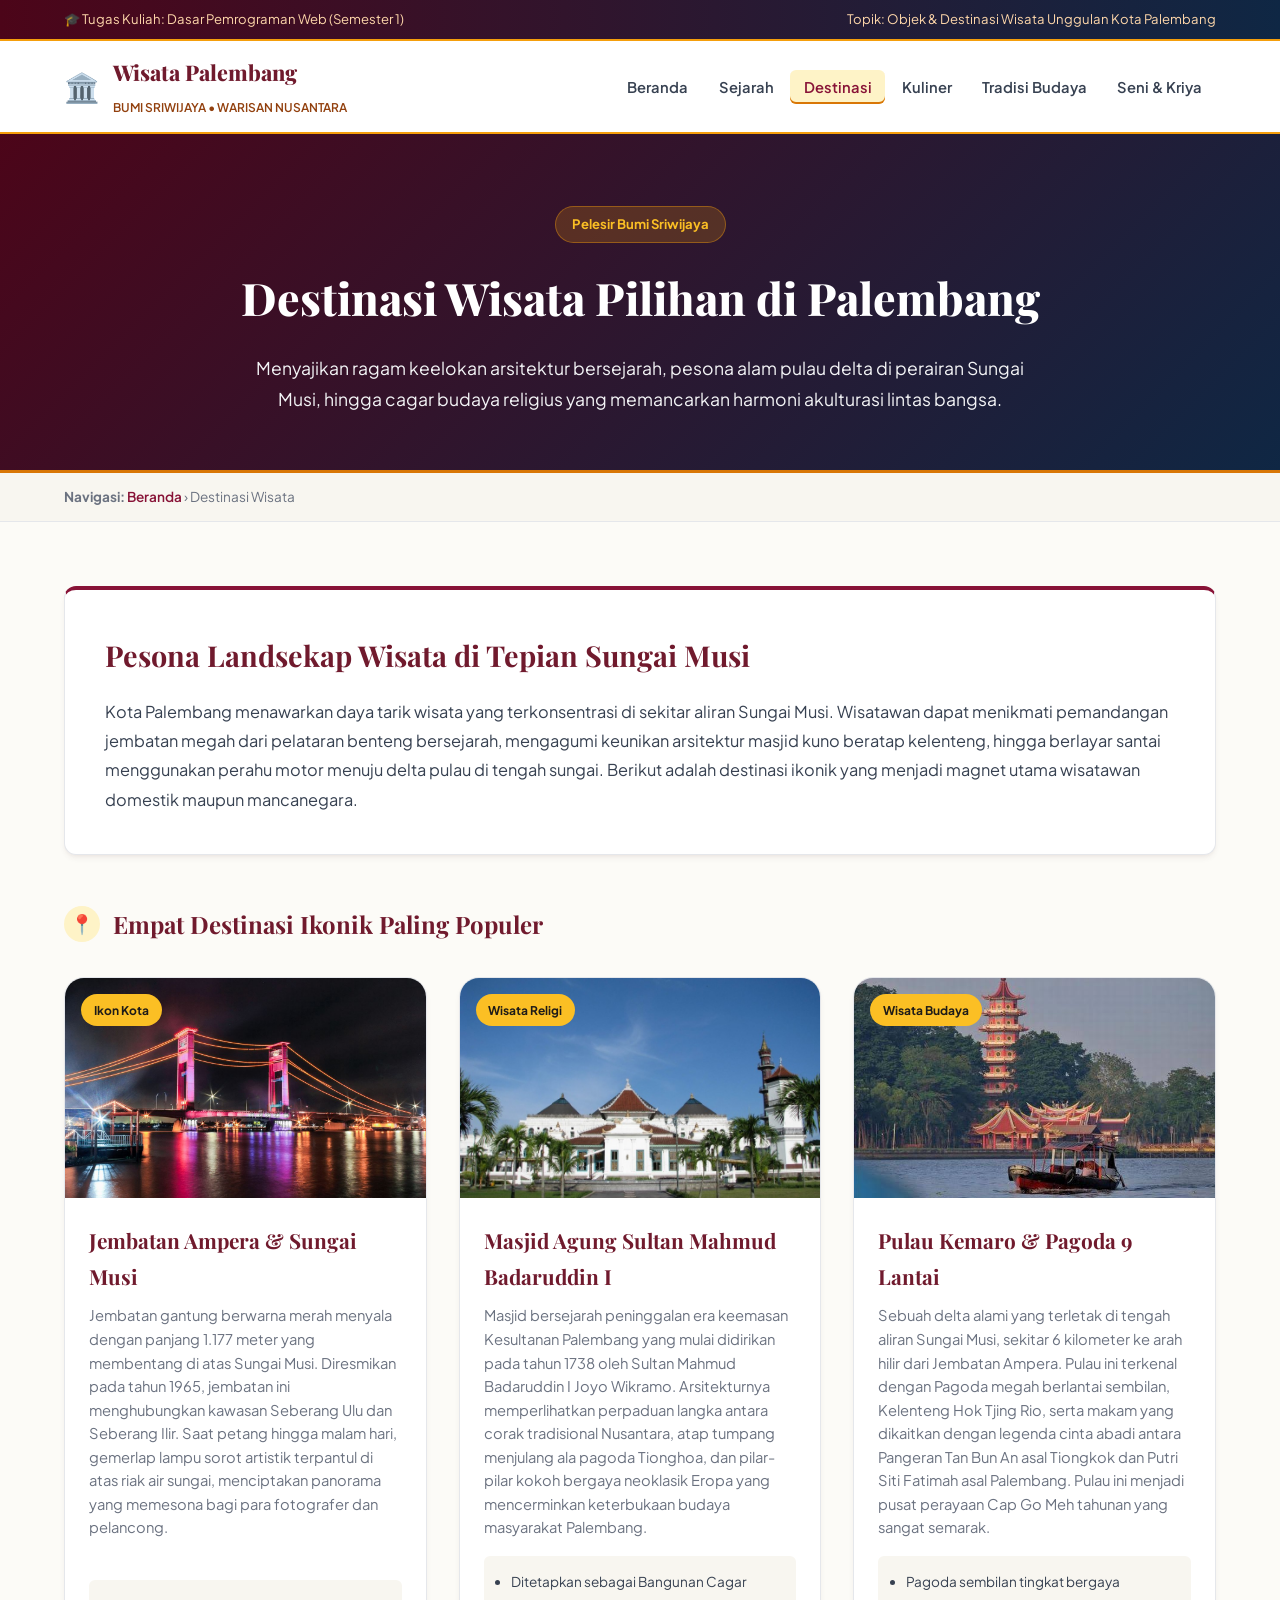
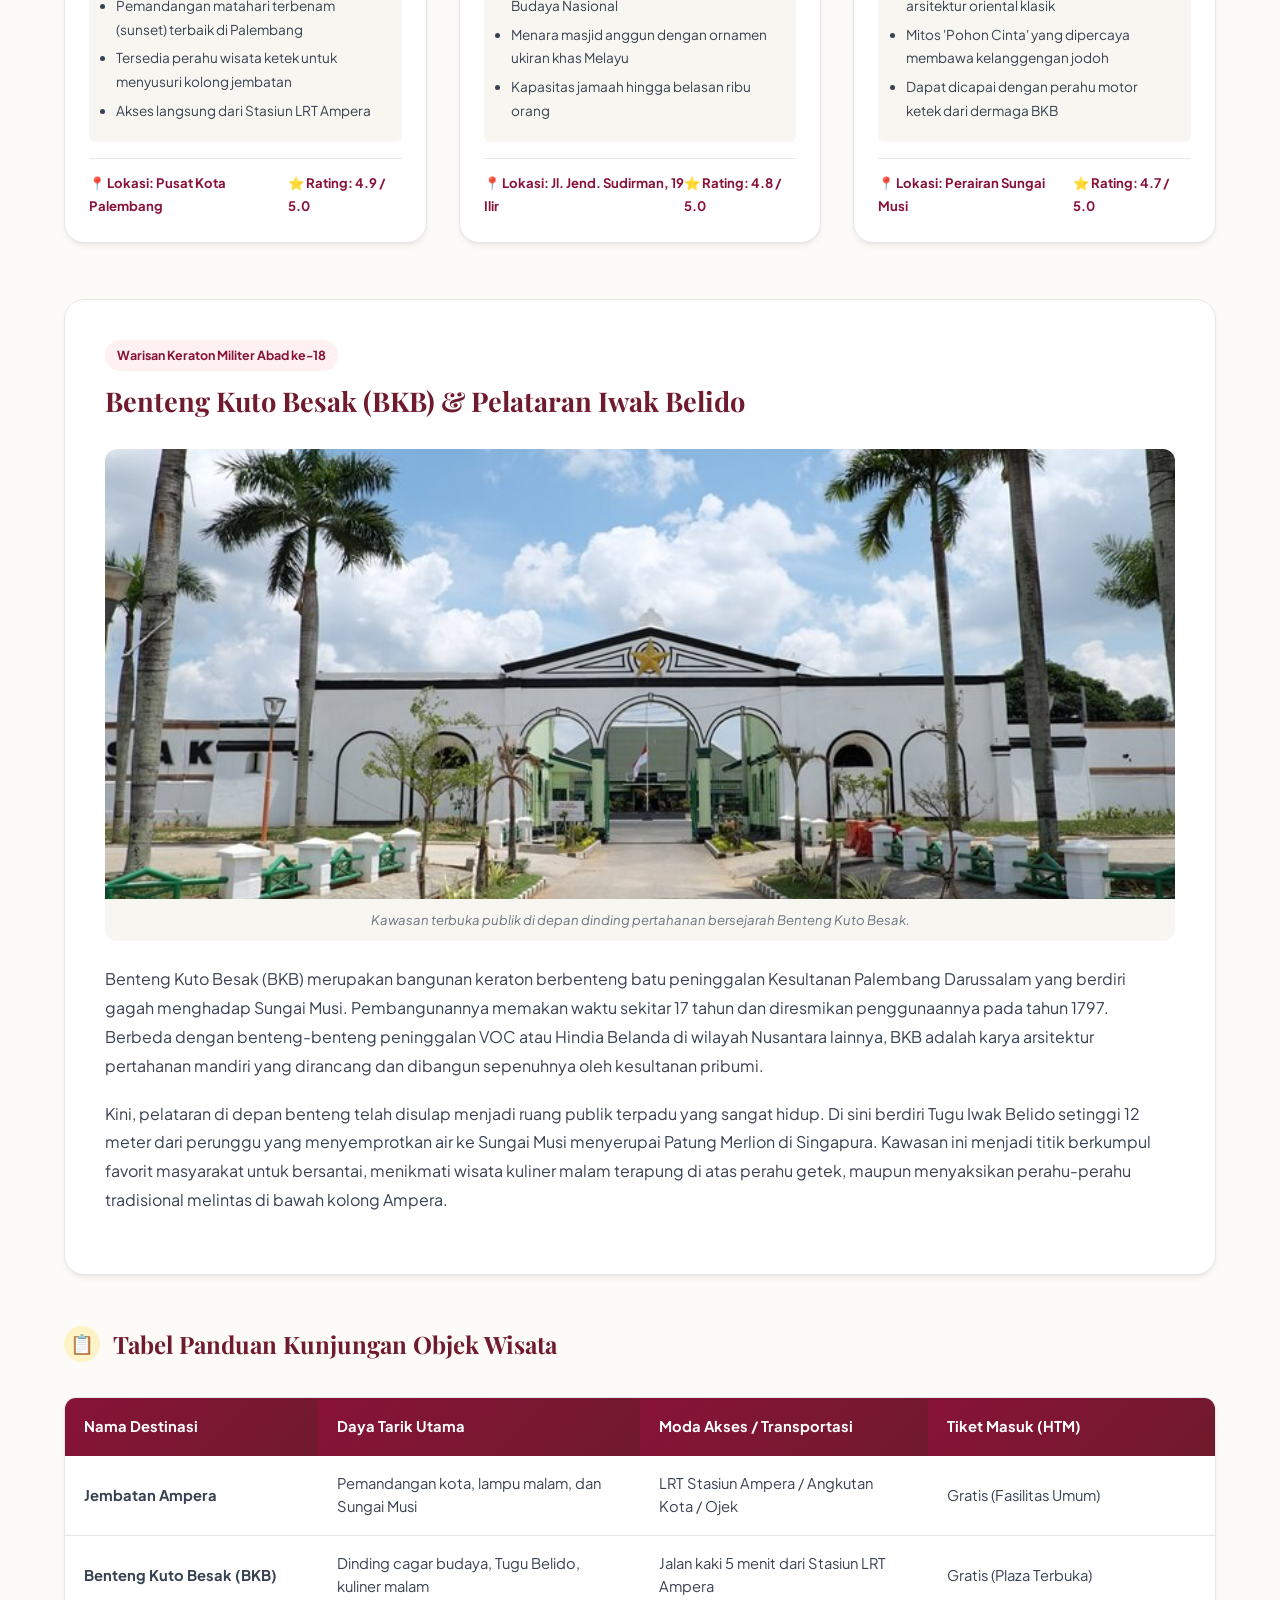
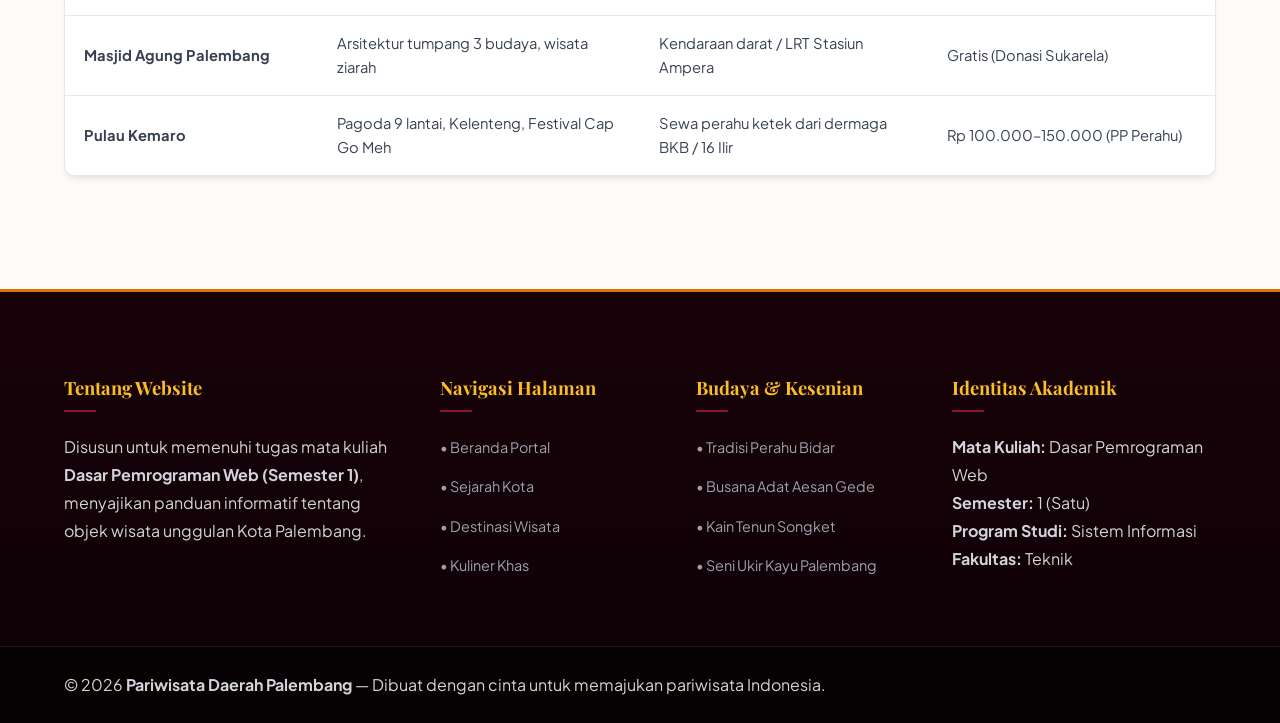
<file: Wisata Daerah Palembang (After)/destinasi.html>
<!DOCTYPE html>
<html lang="id">
<head>
  <meta charset="UTF-8">
  <meta name="viewport" content="width=device-width, initial-scale=1.0">
  <title>Destinasi Wisata Palembang - Bumi Sriwijaya | Dasar Pemrograman Web</title>
  <meta name="description" content="Kumpulan destinasi wisata unggulan Kota Palembang: Jembatan Ampera, Masjid Agung Sultan Mahmud Badaruddin I, Pulau Kemaro, dan Benteng Kuto Besak.">
  <link rel="stylesheet" href="style.css">
</head>
<body>

  <!-- ================= TOP BAR IDENTITAS KULIAH ================= -->
  <div class="top-identity-bar">
    <div class="container top-identity-inner">
      <span class="course-tag">🎓 Tugas Kuliah: Dasar Pemrograman Web (Semester 1)</span>
      <span>Topik: Objek & Destinasi Wisata Unggulan Kota Palembang</span>
    </div>
  </div>

  <!-- ================= HEADER & NAVIGASI UTAMA ================= -->
  <header class="main-header">
    <div class="container header-inner">
      <a href="index.html" class="brand-wrapper">
        <div class="brand-badge">🏛️</div>
        <div class="brand-title">
          <h1>Wisata Palembang</h1>
          <span>Bumi Sriwijaya • Warisan Nusantara</span>
        </div>
      </a>

      <!-- Menu Navigasi Antar-Halaman -->
      <nav class="nav-menu">
        <a href="index.html" class="nav-link">Beranda</a>
        <a href="sejarah.html" class="nav-link">Sejarah</a>
        <a href="destinasi.html" class="nav-link active">Destinasi</a>
        <a href="kuliner.html" class="nav-link">Kuliner</a>
        <a href="tradisi.html" class="nav-link">Tradisi Budaya</a>
        <a href="seni-kerajinan.html" class="nav-link">Seni & Kriya</a>
      </nav>
    </div>
  </header>

  <!-- ================= HERO / BANNER DESTINASI ================= -->
  <section class="page-banner">
    <div class="container">
      <span class="page-banner-badge">Pelesir Bumi Sriwijaya</span>
      <h1>Destinasi Wisata Pilihan di Palembang</h1>
      <p>
        Menyajikan ragam keelokan arsitektur bersejarah, pesona alam pulau delta di perairan Sungai Musi, 
        hingga cagar budaya religius yang memancarkan harmoni akulturasi lintas bangsa.
      </p>
    </div>
  </section>

  <!-- ================= BREADCRUMB ================= -->
  <div class="breadcrumb-bar">
    <div class="container">
      <strong>Navigasi:</strong> <a href="index.html">Beranda</a> <span>&rsaquo;</span> <span>Destinasi Wisata</span>
    </div>
  </div>

  <!-- ================= KONTEN UTAMA DESTINASI ================= -->
  <main class="content-wrapper">
    <div class="container">

      <!-- Pengantar Destinasi -->
      <div class="intro-lead-box">
        <h2>Pesona Landsekap Wisata di Tepian Sungai Musi</h2>
        <p>
          Kota Palembang menawarkan daya tarik wisata yang terkonsentrasi di sekitar aliran Sungai Musi. 
          Wisatawan dapat menikmati pemandangan jembatan megah dari pelataran benteng bersejarah, 
          mengagumi keunikan arsitektur masjid kuno beratap kelenteng, hingga berlayar santai menggunakan perahu motor menuju delta pulau di tengah sungai. 
          Berikut adalah destinasi ikonik yang menjadi magnet utama wisatawan domestik maupun mancanegara.
        </p>
      </div>

      <!-- Section Title -->
      <div class="section-subtitle-bar">
        <div class="icon-pill">📍</div>
        <h3>Empat Destinasi Ikonik Paling Populer</h3>
      </div>

      <!-- Grid Kartu Destinasi -->
      <div class="cards-grid-3">

        <!-- Destinasi 1: Jembatan Ampera -->
        <article class="article-card">
          <div class="article-card-media">
            <img src="images/Jembatan_Ampera.jpg" alt="Jembatan Ampera Palembang">
            <span class="media-tag">Ikon Kota</span>
          </div>
          <div class="article-card-body">
            <h4>Jembatan Ampera & Sungai Musi</h4>
            <p>
              Jembatan gantung berwarna merah menyala dengan panjang 1.177 meter yang membentang di atas Sungai Musi. 
              Diresmikan pada tahun 1965, jembatan ini menghubungkan kawasan Seberang Ulu dan Seberang Ilir. 
              Saat petang hingga malam hari, gemerlap lampu sorot artistik terpantul di atas riak air sungai, menciptakan panorama yang memesona bagi para fotografer dan pelancong.
            </p>
            <ul class="card-feature-list">
              <li>Pemandangan matahari terbenam (sunset) terbaik di Palembang</li>
              <li>Tersedia perahu wisata ketek untuk menyusuri kolong jembatan</li>
              <li>Akses langsung dari Stasiun LRT Ampera</li>
            </ul>
            <div class="card-footer-info">
              <span>📍 Lokasi: Pusat Kota Palembang</span>
              <span>⭐ Rating: 4.9 / 5.0</span>
            </div>
          </div>
        </article>

        <!-- Destinasi 2: Masjid Agung Palembang -->
        <article class="article-card">
          <div class="article-card-media">
            <img src="images/Masjid__Agung_Palembang.jpg" alt="Masjid Agung Sultan Mahmud Badaruddin I">
            <span class="media-tag">Wisata Religi</span>
          </div>
          <div class="article-card-body">
            <h4>Masjid Agung Sultan Mahmud Badaruddin I</h4>
            <p>
              Masjid bersejarah peninggalan era keemasan Kesultanan Palembang yang mulai didirikan pada tahun 1738 oleh Sultan Mahmud Badaruddin I Joyo Wikramo. 
              Arsitekturnya memperlihatkan perpaduan langka antara corak tradisional Nusantara, atap tumpang menjulang ala pagoda Tionghoa, 
              dan pilar-pilar kokoh bergaya neoklasik Eropa yang mencerminkan keterbukaan budaya masyarakat Palembang.
            </p>
            <ul class="card-feature-list">
              <li>Ditetapkan sebagai Bangunan Cagar Budaya Nasional</li>
              <li>Menara masjid anggun dengan ornamen ukiran khas Melayu</li>
              <li>Kapasitas jamaah hingga belasan ribu orang</li>
            </ul>
            <div class="card-footer-info">
              <span>📍 Lokasi: Jl. Jend. Sudirman, 19 Ilir</span>
              <span>⭐ Rating: 4.8 / 5.0</span>
            </div>
          </div>
        </article>

        <!-- Destinasi 3: Pulau Kemaro -->
        <article class="article-card">
          <div class="article-card-media">
            <img src="images/Pulau_Kemaro.jpg" alt="Pulau Kemaro dan Pagoda 9 Tingkat">
            <span class="media-tag">Wisata Budaya</span>
          </div>
          <div class="article-card-body">
            <h4>Pulau Kemaro & Pagoda 9 Lantai</h4>
            <p>
              Sebuah delta alami yang terletak di tengah aliran Sungai Musi, sekitar 6 kilometer ke arah hilir dari Jembatan Ampera. 
              Pulau ini terkenal dengan Pagoda megah berlantai sembilan, Kelenteng Hok Tjing Rio, serta makam yang dikaitkan dengan legenda cinta abadi 
              antara Pangeran Tan Bun An asal Tiongkok dan Putri Siti Fatimah asal Palembang. Pulau ini menjadi pusat perayaan Cap Go Meh tahunan yang sangat semarak.
            </p>
            <ul class="card-feature-list">
              <li>Pagoda sembilan tingkat bergaya arsitektur oriental klasik</li>
              <li>Mitos 'Pohon Cinta' yang dipercaya membawa kelanggengan jodoh</li>
              <li>Dapat dicapai dengan perahu motor ketek dari dermaga BKB</li>
            </ul>
            <div class="card-footer-info">
              <span>📍 Lokasi: Perairan Sungai Musi</span>
              <span>⭐ Rating: 4.7 / 5.0</span>
            </div>
          </div>
        </article>

      </div>

      <!-- Destinasi 4: Benteng Kuto Besak (Sorotan Khusus) -->
      <article class="detailed-story-block">
        <div class="story-header">
          <span class="story-meta-badge">Warisan Keraton Militer Abad ke-18</span>
          <h3>Benteng Kuto Besak (BKB) & Pelataran Iwak Belido</h3>
        </div>

        <figure class="story-figure">
          <img src="images/Benteng_Kuto_Besak_Palembang.jpg" alt="Benteng Kuto Besak di Tepi Sungai Musi">
          <figcaption>Kawasan terbuka publik di depan dinding pertahanan bersejarah Benteng Kuto Besak.</figcaption>
        </figure>

        <p>
          Benteng Kuto Besak (BKB) merupakan bangunan keraton berbenteng batu peninggalan Kesultanan Palembang Darussalam yang berdiri gagah menghadap Sungai Musi. 
          Pembangunannya memakan waktu sekitar 17 tahun dan diresmikan penggunaannya pada tahun 1797. 
          Berbeda dengan benteng-benteng peninggalan VOC atau Hindia Belanda di wilayah Nusantara lainnya, 
          BKB adalah karya arsitektur pertahanan mandiri yang dirancang dan dibangun sepenuhnya oleh kesultanan pribumi.
        </p>
        <p>
          Kini, pelataran di depan benteng telah disulap menjadi ruang publik terpadu yang sangat hidup. 
          Di sini berdiri Tugu Iwak Belido setinggi 12 meter dari perunggu yang menyemprotkan air ke Sungai Musi menyerupai Patung Merlion di Singapura. 
          Kawasan ini menjadi titik berkumpul favorit masyarakat untuk bersantai, menikmati wisata kuliner malam terapung di atas perahu getek, 
          maupun menyaksikan perahu-perahu tradisional melintas di bawah kolong Ampera.
        </p>
      </article>

      <!-- Tabel Rincian Destinasi Wisata -->
      <div class="section-subtitle-bar">
        <div class="icon-pill">📋</div>
        <h3>Tabel Panduan Kunjungan Objek Wisata</h3>
      </div>

      <div class="custom-table-wrapper">
        <table class="custom-table">
          <thead>
            <tr>
              <th width="22%">Nama Destinasi</th>
              <th width="28%">Daya Tarik Utama</th>
              <th width="25%">Moda Akses / Transportasi</th>
              <th>Tiket Masuk (HTM)</th>
            </tr>
          </thead>
          <tbody>
            <tr>
              <td><strong>Jembatan Ampera</strong></td>
              <td>Pemandangan kota, lampu malam, dan Sungai Musi</td>
              <td>LRT Stasiun Ampera / Angkutan Kota / Ojek</td>
              <td>Gratis (Fasilitas Umum)</td>
            </tr>
            <tr>
              <td><strong>Benteng Kuto Besak (BKB)</strong></td>
              <td>Dinding cagar budaya, Tugu Belido, kuliner malam</td>
              <td>Jalan kaki 5 menit dari Stasiun LRT Ampera</td>
              <td>Gratis (Plaza Terbuka)</td>
            </tr>
            <tr>
              <td><strong>Masjid Agung Palembang</strong></td>
              <td>Arsitektur tumpang 3 budaya, wisata ziarah</td>
              <td>Kendaraan darat / LRT Stasiun Ampera</td>
              <td>Gratis (Donasi Sukarela)</td>
            </tr>
            <tr>
              <td><strong>Pulau Kemaro</strong></td>
              <td>Pagoda 9 lantai, Kelenteng, Festival Cap Go Meh</td>
              <td>Sewa perahu ketek dari dermaga BKB / 16 Ilir</td>
              <td>Rp 100.000–150.000 (PP Perahu)</td>
            </tr>
          </tbody>
        </table>
      </div>

    </div>
  </main>

  <!-- ================= FOOTER ================= -->
  <footer class="site-footer">
    <div class="container footer-columns">
      <div class="footer-col">
        <h4>Tentang Website</h4>
        <p>
          Disusun untuk memenuhi tugas mata kuliah <strong>Dasar Pemrograman Web (Semester 1)</strong>, 
          menyajikan panduan informatif tentang objek wisata unggulan Kota Palembang.
        </p>
      </div>

      <div class="footer-col">
        <h4>Navigasi Halaman</h4>
        <ul>
          <li><a href="index.html">&bull; Beranda Portal</a></li>
          <li><a href="sejarah.html">&bull; Sejarah Kota</a></li>
          <li><a href="destinasi.html">&bull; Destinasi Wisata</a></li>
          <li><a href="kuliner.html">&bull; Kuliner Khas</a></li>
        </ul>
      </div>

      <div class="footer-col">
        <h4>Budaya & Kesenian</h4>
        <ul>
          <li><a href="tradisi.html">&bull; Tradisi Perahu Bidar</a></li>
          <li><a href="tradisi.html">&bull; Busana Adat Aesan Gede</a></li>
          <li><a href="seni-kerajinan.html">&bull; Kain Tenun Songket</a></li>
          <li><a href="seni-kerajinan.html">&bull; Seni Ukir Kayu Palembang</a></li>
        </ul>
      </div>

      <div class="footer-col">
        <h4>Identitas Akademik</h4>
        <p><strong>Mata Kuliah:</strong> Dasar Pemrograman Web</p>
        <p><strong>Semester:</strong> 1 (Satu)</p>
        <p><strong>Program Studi:</strong> Sistem Informasi</p>
        <p><strong>Fakultas:</strong> Teknik </p>
      </div>
    </div>

    <div class="footer-bottom-bar">
      <div class="container">
        <p>&copy; 2026 <strong>Pariwisata Daerah Palembang</strong> — Dibuat dengan cinta untuk memajukan pariwisata Indonesia.</p>
      </div>
    </div>
  </footer>

</body>
</html>
</file>
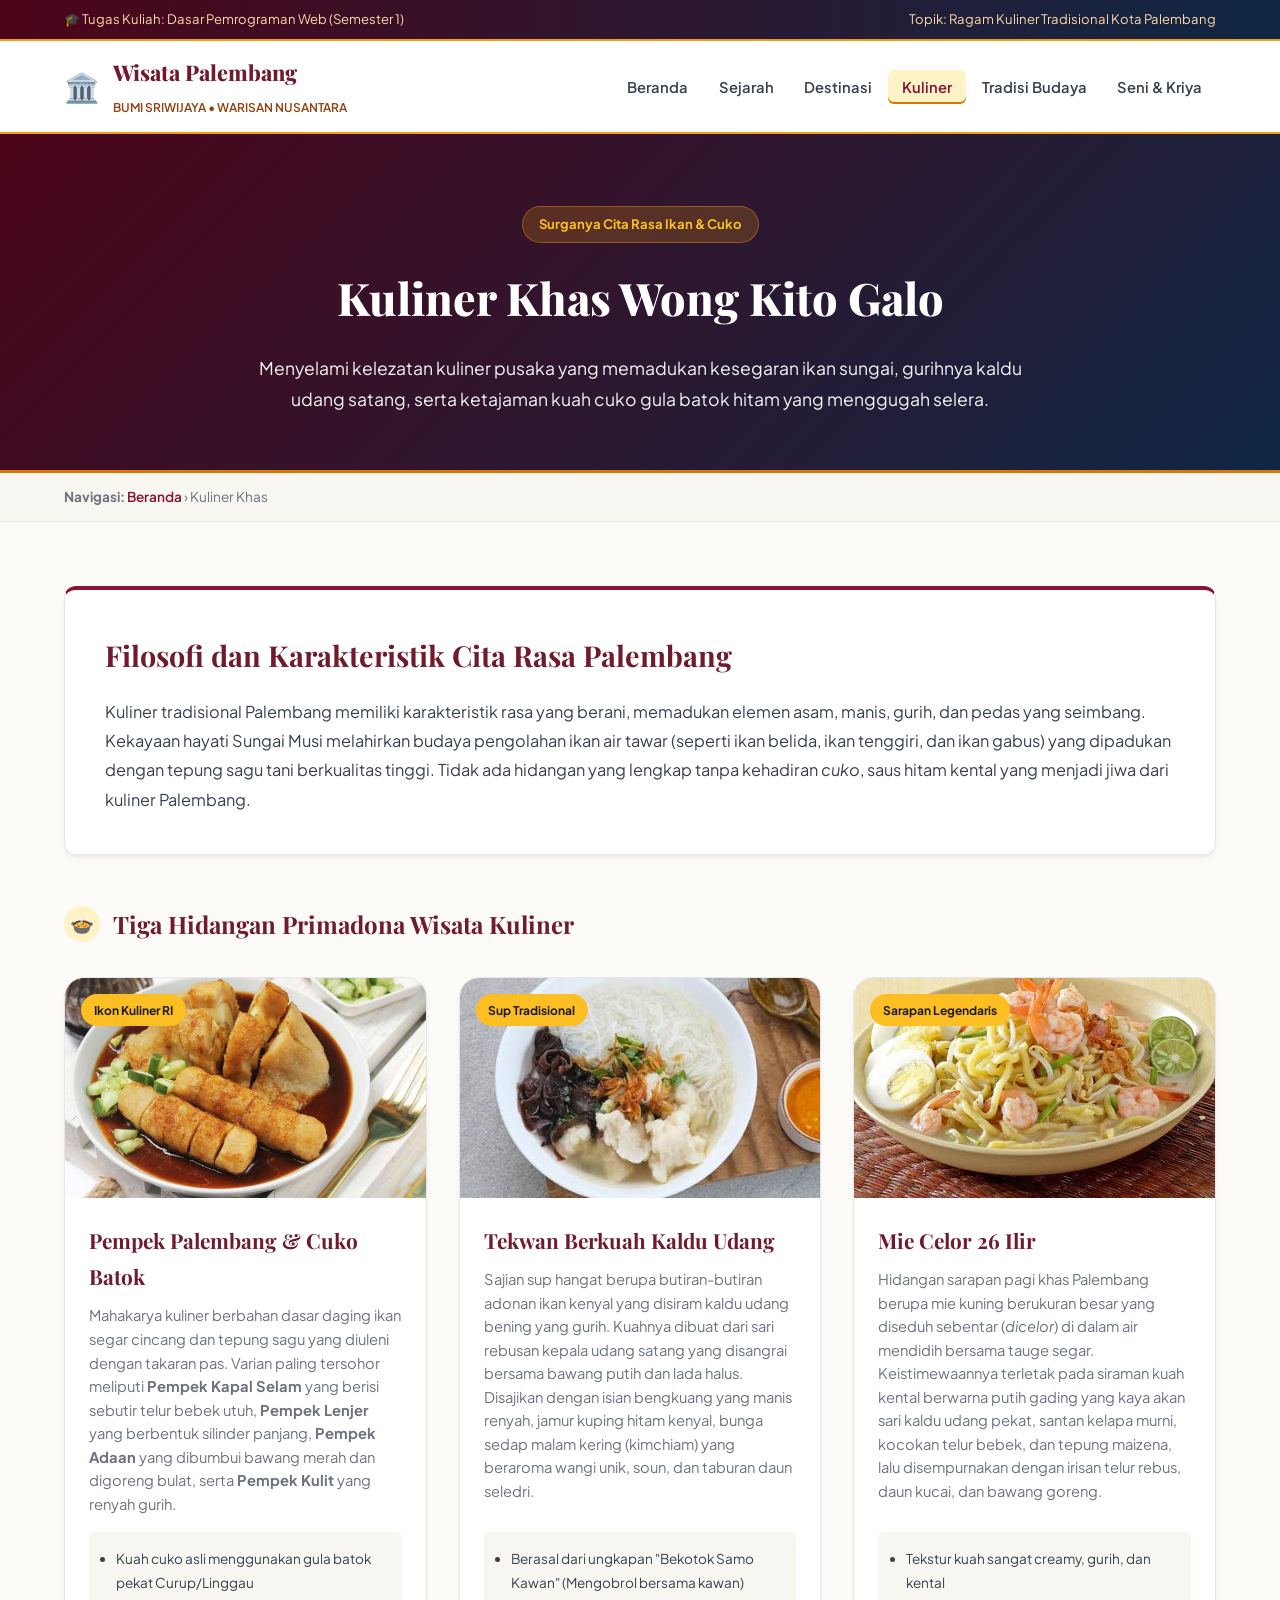
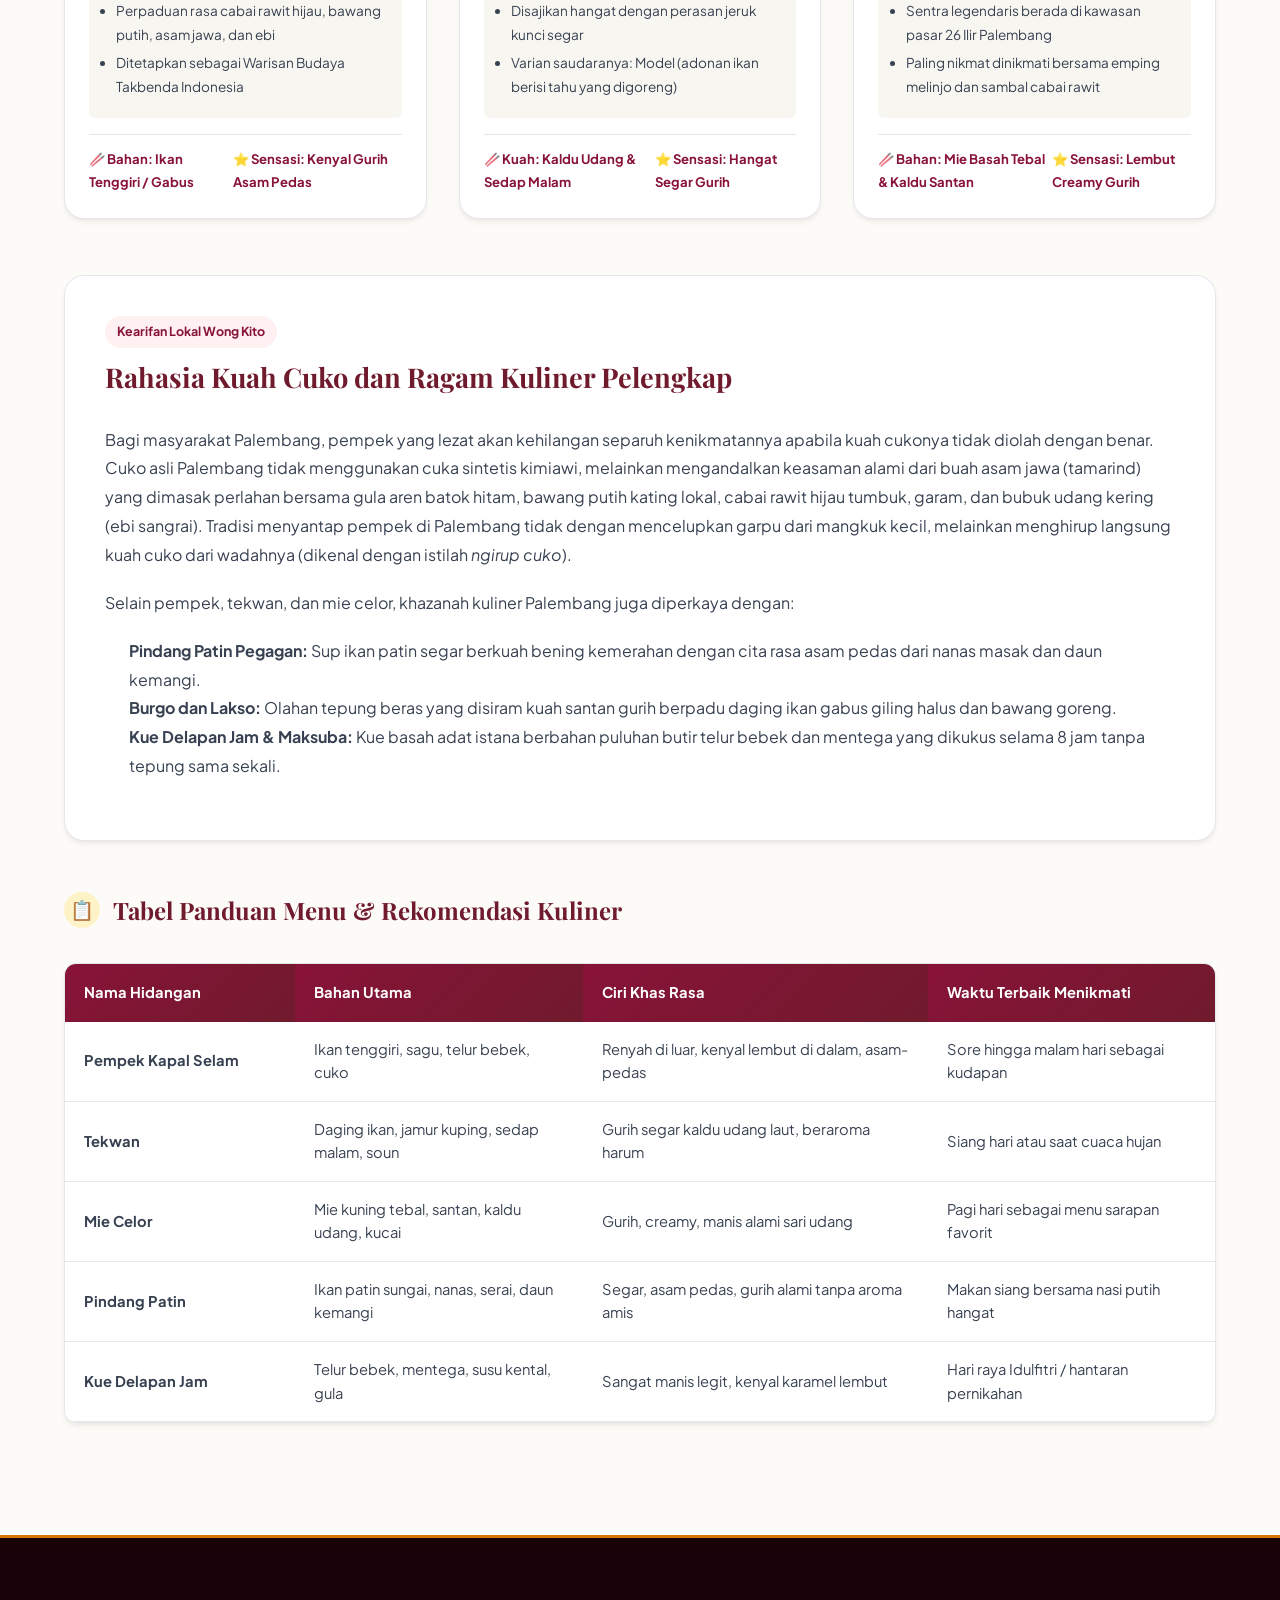
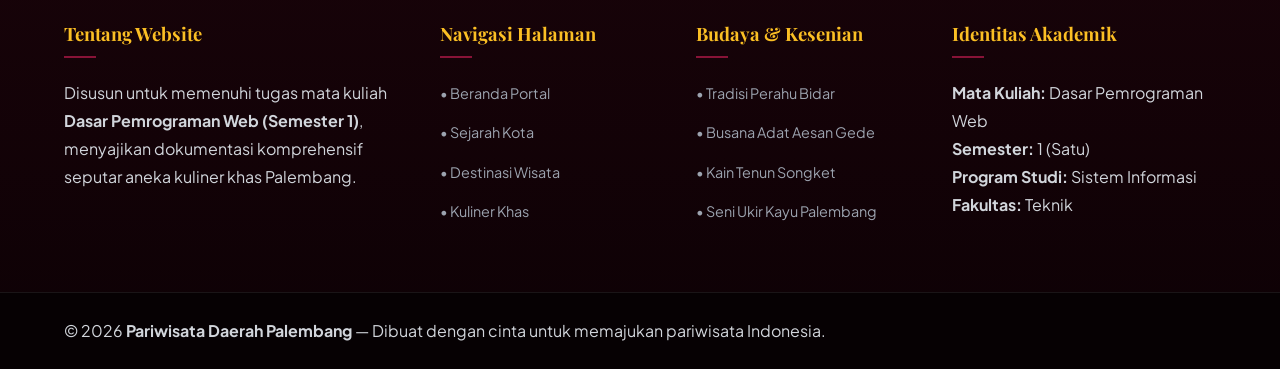
<file: Wisata Daerah Palembang (After)/kuliner.html>
<!DOCTYPE html>
<html lang="id">
<head>
  <meta charset="UTF-8">
  <meta name="viewport" content="width=device-width, initial-scale=1.0">
  <title>Kuliner Khas Palembang - Bumi Sriwijaya | Dasar Pemrograman Web</title>
  <meta name="description" content="Eksplorasi cita rasa kuliner tradisional Palembang: Pempek dengan cuko kental, Tekwan kaldu udang beraroma sedap malam, dan Mie Celor kuah santan kental.">
  <link rel="stylesheet" href="style.css">
</head>
<body>

  <!-- ================= TOP BAR IDENTITAS KULIAH ================= -->
  <div class="top-identity-bar">
    <div class="container top-identity-inner">
      <span class="course-tag">🎓 Tugas Kuliah: Dasar Pemrograman Web (Semester 1)</span>
      <span>Topik: Ragam Kuliner Tradisional Kota Palembang</span>
    </div>
  </div>

  <!-- ================= HEADER & NAVIGASI UTAMA ================= -->
  <header class="main-header">
    <div class="container header-inner">
      <a href="index.html" class="brand-wrapper">
        <div class="brand-badge">🏛️</div>
        <div class="brand-title">
          <h1>Wisata Palembang</h1>
          <span>Bumi Sriwijaya • Warisan Nusantara</span>
        </div>
      </a>

      <!-- Menu Navigasi Antar-Halaman -->
      <nav class="nav-menu">
        <a href="index.html" class="nav-link">Beranda</a>
        <a href="sejarah.html" class="nav-link">Sejarah</a>
        <a href="destinasi.html" class="nav-link">Destinasi</a>
        <a href="kuliner.html" class="nav-link active">Kuliner</a>
        <a href="tradisi.html" class="nav-link">Tradisi Budaya</a>
        <a href="seni-kerajinan.html" class="nav-link">Seni & Kriya</a>
      </nav>
    </div>
  </header>

  <!-- ================= HERO / BANNER KULINER ================= -->
  <section class="page-banner">
    <div class="container">
      <span class="page-banner-badge">Surganya Cita Rasa Ikan & Cuko</span>
      <h1>Kuliner Khas Wong Kito Galo</h1>
      <p>
        Menyelami kelezatan kuliner pusaka yang memadukan kesegaran ikan sungai, 
        gurihnya kaldu udang satang, serta ketajaman kuah cuko gula batok hitam yang menggugah selera.
      </p>
    </div>
  </section>

  <!-- ================= BREADCRUMB ================= -->
  <div class="breadcrumb-bar">
    <div class="container">
      <strong>Navigasi:</strong> <a href="index.html">Beranda</a> <span>&rsaquo;</span> <span>Kuliner Khas</span>
    </div>
  </div>

  <!-- ================= KONTEN UTAMA KULINER ================= -->
  <main class="content-wrapper">
    <div class="container">

      <!-- Pengantar Kuliner -->
      <div class="intro-lead-box">
        <h2>Filosofi dan Karakteristik Cita Rasa Palembang</h2>
        <p>
          Kuliner tradisional Palembang memiliki karakteristik rasa yang berani, memadukan elemen asam, manis, gurih, dan pedas yang seimbang. 
          Kekayaan hayati Sungai Musi melahirkan budaya pengolahan ikan air tawar (seperti ikan belida, ikan tenggiri, dan ikan gabus) 
          yang dipadukan dengan tepung sagu tani berkualitas tinggi. Tidak ada hidangan yang lengkap tanpa kehadiran <em>cuko</em>, 
          saus hitam kental yang menjadi jiwa dari kuliner Palembang.
        </p>
      </div>

      <!-- Section Title -->
      <div class="section-subtitle-bar">
        <div class="icon-pill">🍲</div>
        <h3>Tiga Hidangan Primadona Wisata Kuliner</h3>
      </div>

      <!-- Grid 3 Kartu Kuliner -->
      <div class="cards-grid-3">

        <!-- Kuliner 1: Pempek -->
        <article class="article-card">
          <div class="article-card-media">
            <img src="images/Pempek.jpeg" alt="Pempek Palembang Asli">
            <span class="media-tag">Ikon Kuliner RI</span>
          </div>
          <div class="article-card-body">
            <h4>Pempek Palembang & Cuko Batok</h4>
            <p>
              Mahakarya kuliner berbahan dasar daging ikan segar cincang dan tepung sagu yang diuleni dengan takaran pas. 
              Varian paling tersohor meliputi <strong>Pempek Kapal Selam</strong> yang berisi sebutir telur bebek utuh, <strong>Pempek Lenjer</strong> yang berbentuk silinder panjang, 
              <strong>Pempek Adaan</strong> yang dibumbui bawang merah dan digoreng bulat, serta <strong>Pempek Kulit</strong> yang renyah gurih.
            </p>
            <ul class="card-feature-list">
              <li>Kuah cuko asli menggunakan gula batok pekat Curup/Linggau</li>
              <li>Perpaduan rasa cabai rawit hijau, bawang putih, asam jawa, dan ebi</li>
              <li>Ditetapkan sebagai Warisan Budaya Takbenda Indonesia</li>
            </ul>
            <div class="card-footer-info">
              <span>🥢 Bahan: Ikan Tenggiri / Gabus</span>
              <span>⭐ Sensasi: Kenyal Gurih Asam Pedas</span>
            </div>
          </div>
        </article>

        <!-- Kuliner 2: Tekwan -->
        <article class="article-card">
          <div class="article-card-media">
            <img src="images/Tekwan.jpg" alt="Tekwan Kuah Udang Palembang">
            <span class="media-tag">Sup Tradisional</span>
          </div>
          <div class="article-card-body">
            <h4>Tekwan Berkuah Kaldu Udang</h4>
            <p>
              Sajian sup hangat berupa butiran-butiran adonan ikan kenyal yang disiram kaldu udang bening yang gurih. 
              Kuahnya dibuat dari sari rebusan kepala udang satang yang disangrai bersama bawang putih dan lada halus. 
              Disajikan dengan isian bengkuang yang manis renyah, jamur kuping hitam kenyal, bunga sedap malam kering (kimchiam) yang beraroma wangi unik, soun, dan taburan daun seledri.
            </p>
            <ul class="card-feature-list">
              <li>Berasal dari ungkapan "Bekotok Samo Kawan" (Mengobrol bersama kawan)</li>
              <li>Disajikan hangat dengan perasan jeruk kunci segar</li>
              <li>Varian saudaranya: Model (adonan ikan berisi tahu yang digoreng)</li>
            </ul>
            <div class="card-footer-info">
              <span>🥢 Kuah: Kaldu Udang & Sedap Malam</span>
              <span>⭐ Sensasi: Hangat Segar Gurih</span>
            </div>
          </div>
        </article>

        <!-- Kuliner 3: Mie Celor -->
        <article class="article-card">
          <div class="article-card-media">
            <img src="images/Mie_Celor.jpg" alt="Mie Celor Khas Palembang">
            <span class="media-tag">Sarapan Legendaris</span>
          </div>
          <div class="article-card-body">
            <h4>Mie Celor 26 Ilir</h4>
            <p>
              Hidangan sarapan pagi khas Palembang berupa mie kuning berukuran besar yang diseduh sebentar (<em>dicelor</em>) di dalam air mendidih bersama tauge segar. 
              Keistimewaannya terletak pada siraman kuah kental berwarna putih gading yang kaya akan sari kaldu udang pekat, santan kelapa murni, kocokan telur bebek, dan tepung maizena, 
              lalu disempurnakan dengan irisan telur rebus, daun kucai, dan bawang goreng.
            </p>
            <ul class="card-feature-list">
              <li>Tekstur kuah sangat creamy, gurih, dan kental</li>
              <li>Sentra legendaris berada di kawasan pasar 26 Ilir Palembang</li>
              <li>Paling nikmat dinikmati bersama emping melinjo dan sambal cabai rawit</li>
            </ul>
            <div class="card-footer-info">
              <span>🥢 Bahan: Mie Basah Tebal & Kaldu Santan</span>
              <span>⭐ Sensasi: Lembut Creamy Gurih</span>
            </div>
          </div>
        </article>

      </div>

      <!-- Sorotan Detail: Seni Menikmati Cuko Palembang -->
      <article class="detailed-story-block">
        <div class="story-header">
          <span class="story-meta-badge">Kearifan Lokal Wong Kito</span>
          <h3>Rahasia Kuah Cuko dan Ragam Kuliner Pelengkap</h3>
        </div>

        <p>
          Bagi masyarakat Palembang, pempek yang lezat akan kehilangan separuh kenikmatannya apabila kuah cukonya tidak diolah dengan benar. 
          Cuko asli Palembang tidak menggunakan cuka sintetis kimiawi, melainkan mengandalkan keasaman alami dari buah asam jawa (tamarind) 
          yang dimasak perlahan bersama gula aren batok hitam, bawang putih kating lokal, cabai rawit hijau tumbuk, garam, dan bubuk udang kering (ebi sangrai). 
          Tradisi menyantap pempek di Palembang tidak dengan mencelupkan garpu dari mangkuk kecil, melainkan menghirup langsung kuah cuko dari wadahnya (dikenal dengan istilah <em>ngirup cuko</em>).
        </p>
        <p>
          Selain pempek, tekwan, dan mie celor, khazanah kuliner Palembang juga diperkaya dengan:
        </p>
        <ul style="margin-left: 1.5rem; line-height: 1.8; color: var(--text-body); margin-bottom: 1.2rem;">
          <li><strong>Pindang Patin Pegagan:</strong> Sup ikan patin segar berkuah bening kemerahan dengan cita rasa asam pedas dari nanas masak dan daun kemangi.</li>
          <li><strong>Burgo dan Lakso:</strong> Olahan tepung beras yang disiram kuah santan gurih berpadu daging ikan gabus giling halus dan bawang goreng.</li>
          <li><strong>Kue Delapan Jam & Maksuba:</strong> Kue basah adat istana berbahan puluhan butir telur bebek dan mentega yang dikukus selama 8 jam tanpa tepung sama sekali.</li>
        </ul>
      </article>

      <!-- Tabel Panduan Wisata Kuliner -->
      <div class="section-subtitle-bar">
        <div class="icon-pill">📋</div>
        <h3>Tabel Panduan Menu & Rekomendasi Kuliner</h3>
      </div>

      <div class="custom-table-wrapper">
        <table class="custom-table">
          <thead>
            <tr>
              <th width="20%">Nama Hidangan</th>
              <th width="25%">Bahan Utama</th>
              <th width="30%">Ciri Khas Rasa</th>
              <th>Waktu Terbaik Menikmati</th>
            </tr>
          </thead>
          <tbody>
            <tr>
              <td><strong>Pempek Kapal Selam</strong></td>
              <td>Ikan tenggiri, sagu, telur bebek, cuko</td>
              <td>Renyah di luar, kenyal lembut di dalam, asam-pedas</td>
              <td>Sore hingga malam hari sebagai kudapan</td>
            </tr>
            <tr>
              <td><strong>Tekwan</strong></td>
              <td>Daging ikan, jamur kuping, sedap malam, soun</td>
              <td>Gurih segar kaldu udang laut, beraroma harum</td>
              <td>Siang hari atau saat cuaca hujan</td>
            </tr>
            <tr>
              <td><strong>Mie Celor</strong></td>
              <td>Mie kuning tebal, santan, kaldu udang, kucai</td>
              <td>Gurih, creamy, manis alami sari udang</td>
              <td>Pagi hari sebagai menu sarapan favorit</td>
            </tr>
            <tr>
              <td><strong>Pindang Patin</strong></td>
              <td>Ikan patin sungai, nanas, serai, daun kemangi</td>
              <td>Segar, asam pedas, gurih alami tanpa aroma amis</td>
              <td>Makan siang bersama nasi putih hangat</td>
            </tr>
            <tr>
              <td><strong>Kue Delapan Jam</strong></td>
              <td>Telur bebek, mentega, susu kental, gula</td>
              <td>Sangat manis legit, kenyal karamel lembut</td>
              <td>Hari raya Idulfitri / hantaran pernikahan</td>
            </tr>
          </tbody>
        </table>
      </div>

    </div>
  </main>

  <!-- ================= FOOTER ================= -->
  <footer class="site-footer">
    <div class="container footer-columns">
      <div class="footer-col">
        <h4>Tentang Website</h4>
        <p>
          Disusun untuk memenuhi tugas mata kuliah <strong>Dasar Pemrograman Web (Semester 1)</strong>, 
          menyajikan dokumentasi komprehensif seputar aneka kuliner khas Palembang.
        </p>
      </div>

      <div class="footer-col">
        <h4>Navigasi Halaman</h4>
        <ul>
          <li><a href="index.html">&bull; Beranda Portal</a></li>
          <li><a href="sejarah.html">&bull; Sejarah Kota</a></li>
          <li><a href="destinasi.html">&bull; Destinasi Wisata</a></li>
          <li><a href="kuliner.html">&bull; Kuliner Khas</a></li>
        </ul>
      </div>

      <div class="footer-col">
        <h4>Budaya & Kesenian</h4>
        <ul>
          <li><a href="tradisi.html">&bull; Tradisi Perahu Bidar</a></li>
          <li><a href="tradisi.html">&bull; Busana Adat Aesan Gede</a></li>
          <li><a href="seni-kerajinan.html">&bull; Kain Tenun Songket</a></li>
          <li><a href="seni-kerajinan.html">&bull; Seni Ukir Kayu Palembang</a></li>
        </ul>
      </div>

      <div class="footer-col">
        <h4>Identitas Akademik</h4>
        <p><strong>Mata Kuliah:</strong> Dasar Pemrograman Web</p>
        <p><strong>Semester:</strong> 1 (Satu)</p>
        <p><strong>Program Studi:</strong> Sistem Informasi</p>
        <p><strong>Fakultas:</strong> Teknik </p>
      </div>
    </div>

    <div class="footer-bottom-bar">
      <div class="container">
        <p>&copy; 2026 <strong>Pariwisata Daerah Palembang</strong> — Dibuat dengan cinta untuk memajukan pariwisata Indonesia.</p>
      </div>
    </div>
  </footer>

</body>
</html>
</file>
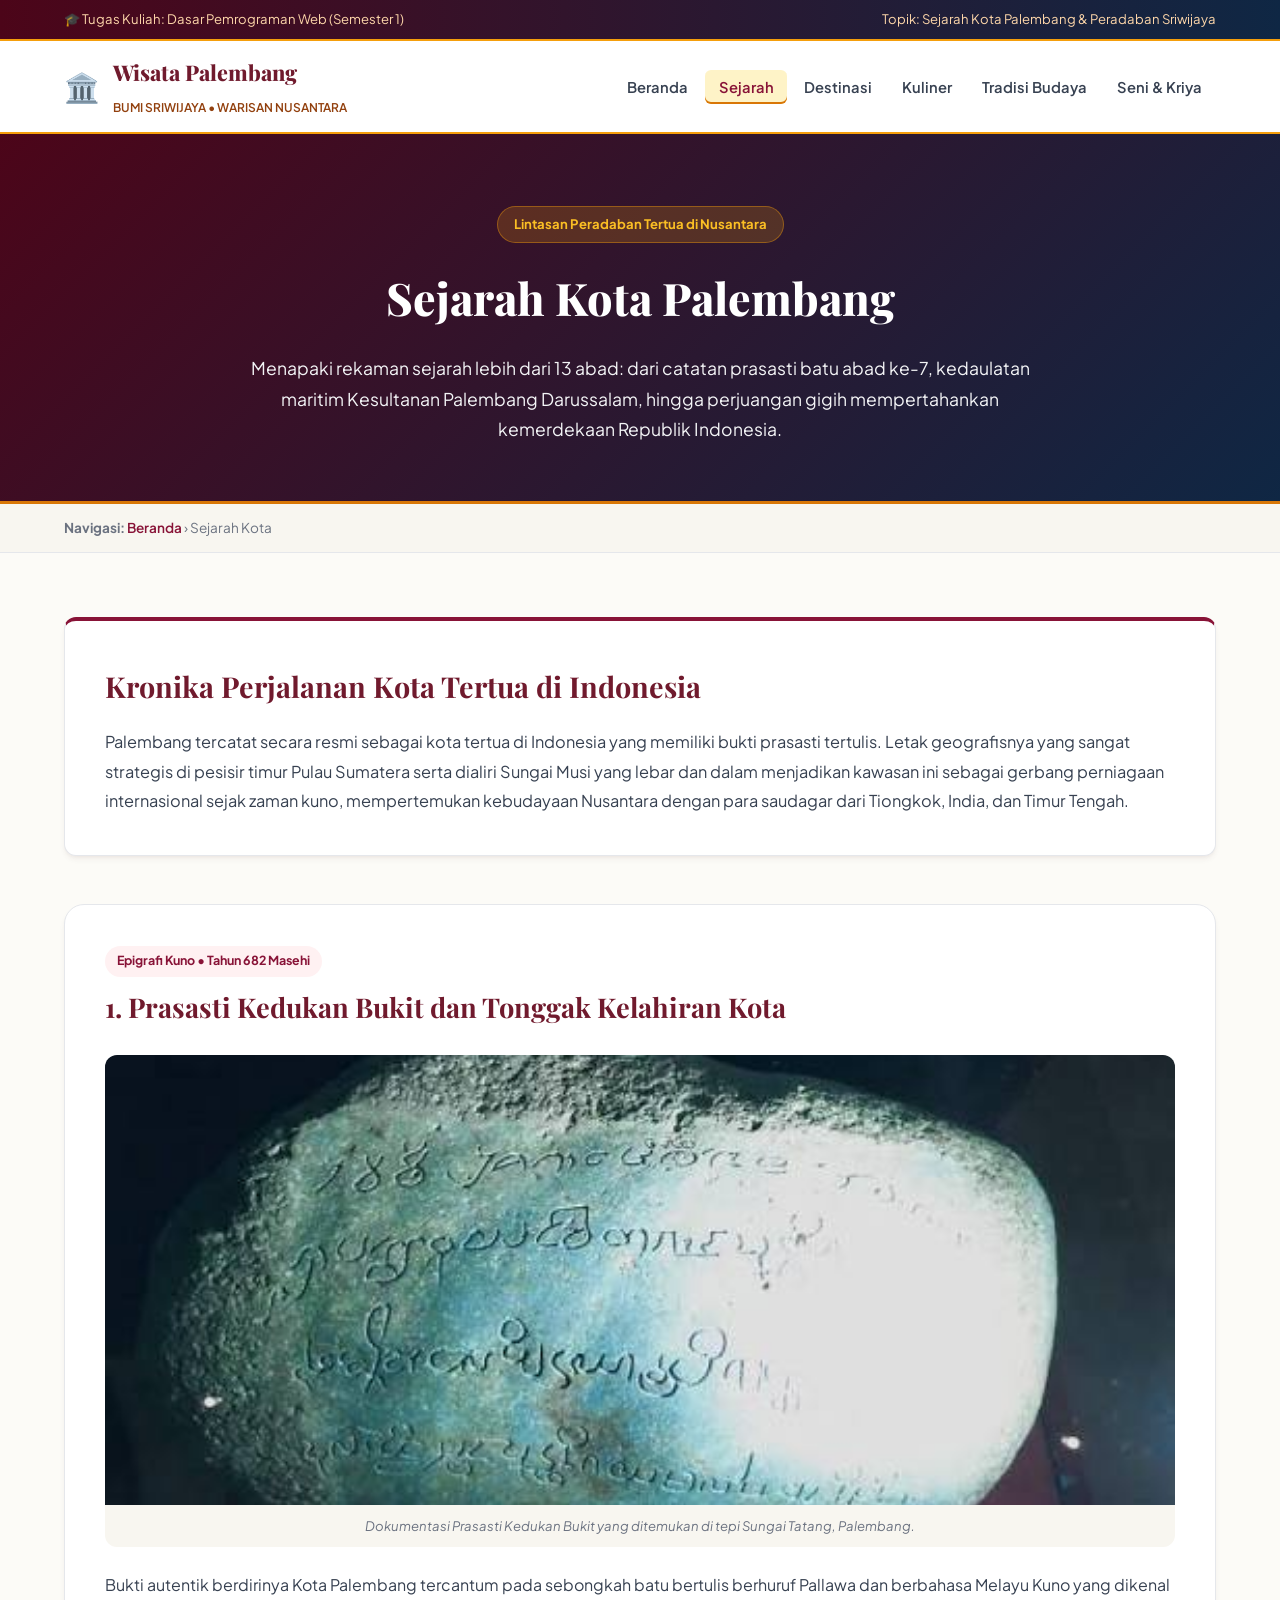
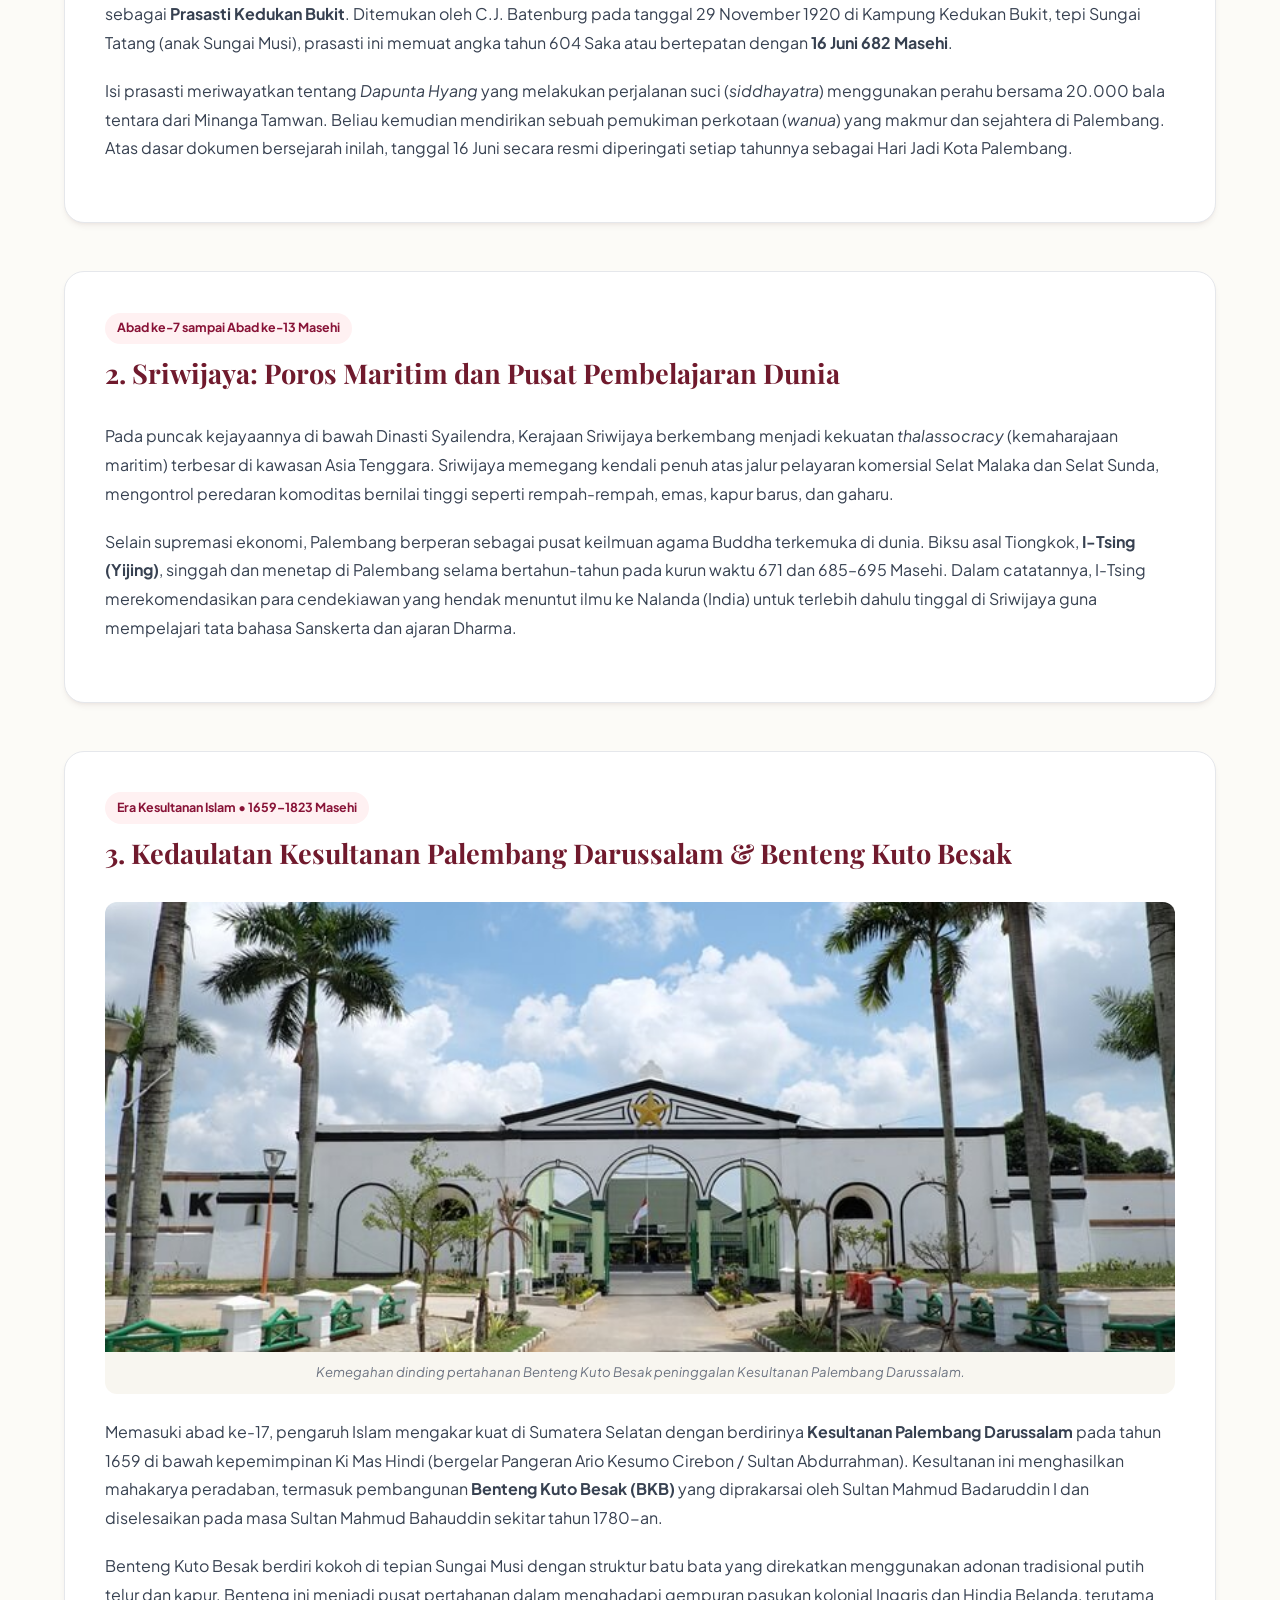
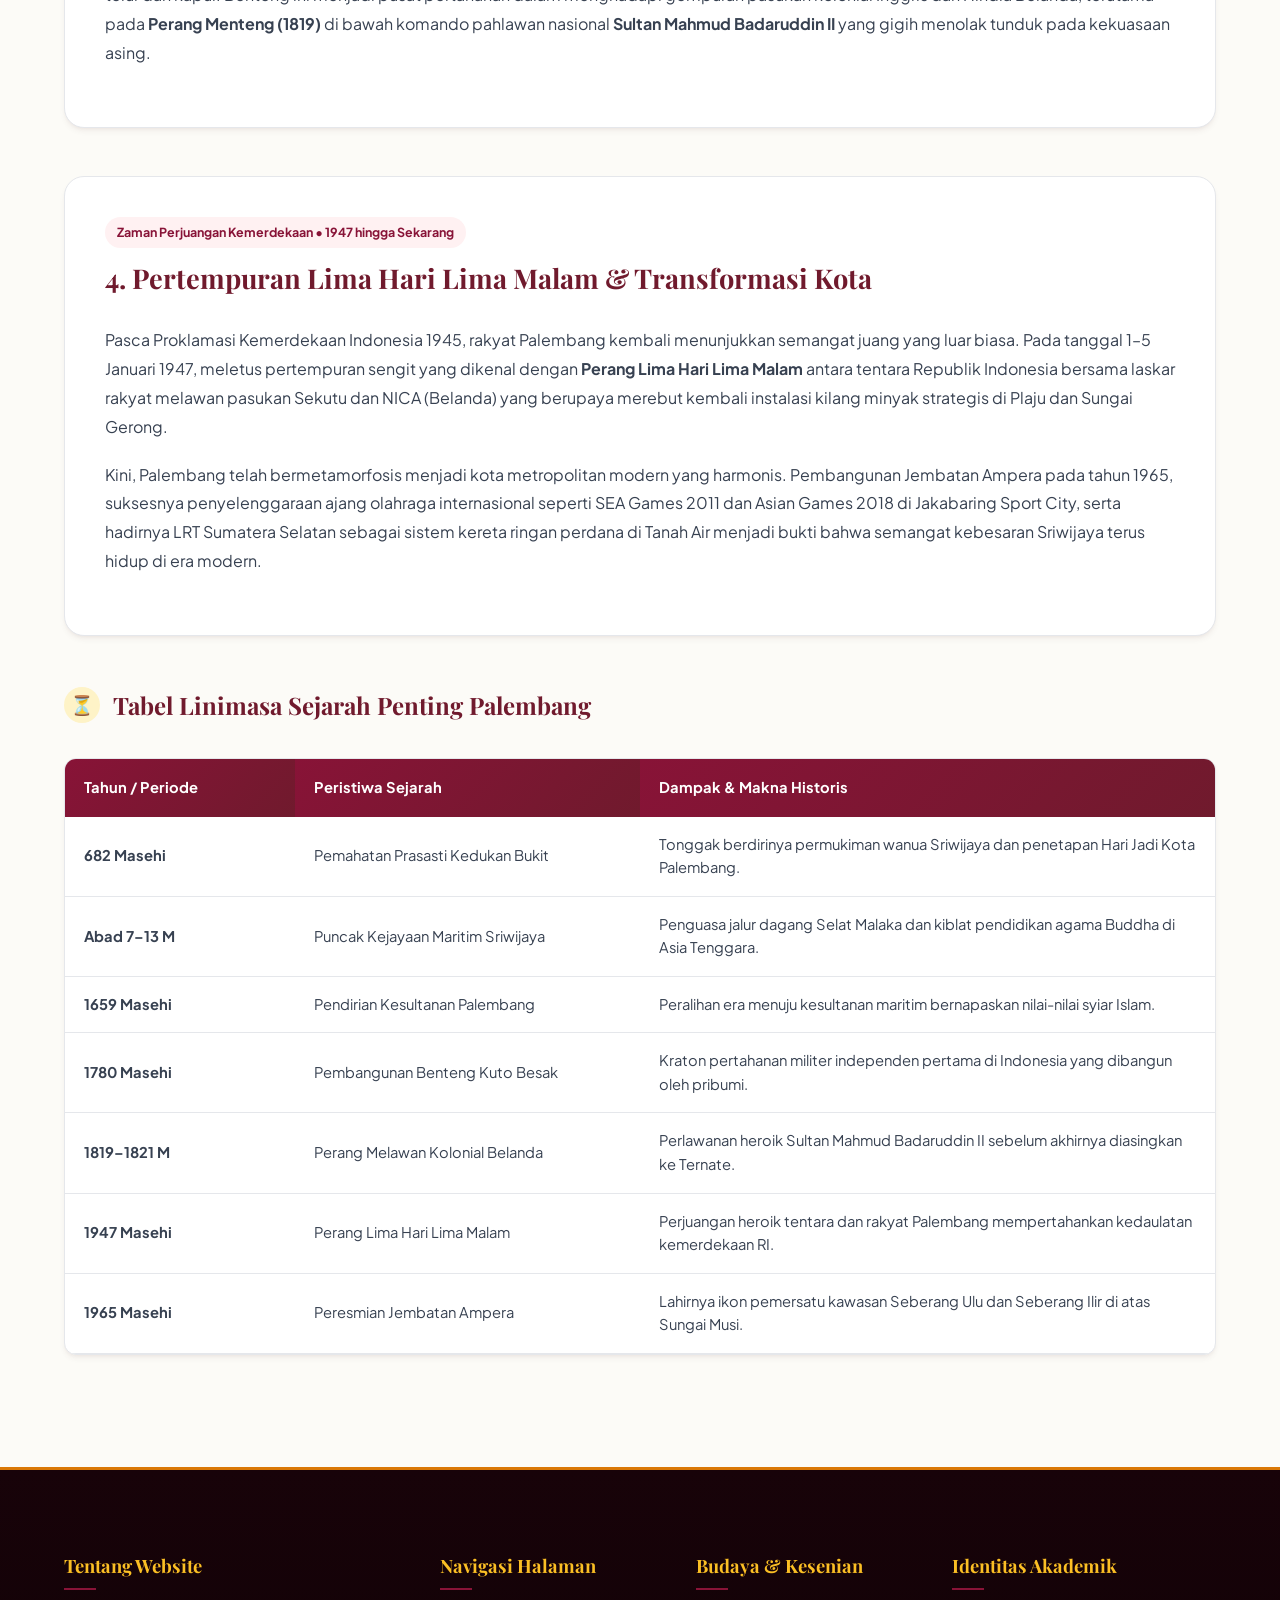
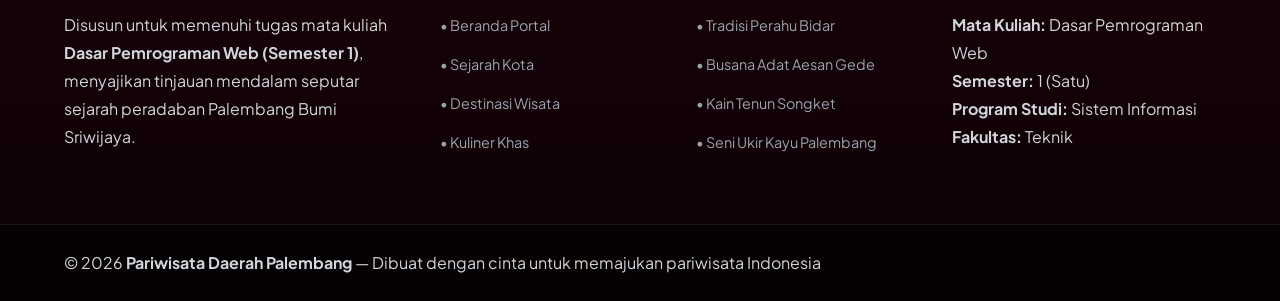
<file: Wisata Daerah Palembang (After)/sejarah.html>
<!DOCTYPE html>
<html lang="id">
<head>
  <meta charset="UTF-8">
  <meta name="viewport" content="width=device-width, initial-scale=1.0">
  <title>Sejarah Kota Palembang - Bumi Sriwijaya | Dasar Pemrograman Web</title>
  <meta name="description" content="Tinjauan sejarah Kota Palembang dari masa Kemaharajaan Sriwijaya, Prasasti Kedukan Bukit, Kesultanan Palembang Darussalam, hingga masa perjuangan kemerdekaan.">
  <link rel="stylesheet" href="style.css">
</head>
<body>

  <!-- ================= TOP BAR IDENTITAS KULIAH ================= -->
  <div class="top-identity-bar">
    <div class="container top-identity-inner">
      <span class="course-tag">🎓 Tugas Kuliah: Dasar Pemrograman Web (Semester 1)</span>
      <span>Topik: Sejarah Kota Palembang & Peradaban Sriwijaya</span>
    </div>
  </div>

  <!-- ================= HEADER & NAVIGASI UTAMA ================= -->
  <header class="main-header">
    <div class="container header-inner">
      <a href="index.html" class="brand-wrapper">
        <div class="brand-badge">🏛️</div>
        <div class="brand-title">
          <h1>Wisata Palembang</h1>
          <span>Bumi Sriwijaya • Warisan Nusantara</span>
        </div>
      </a>

      <!-- Menu Navigasi Antar-Halaman -->
      <nav class="nav-menu">
        <a href="index.html" class="nav-link">Beranda</a>
        <a href="sejarah.html" class="nav-link active">Sejarah</a>
        <a href="destinasi.html" class="nav-link">Destinasi</a>
        <a href="kuliner.html" class="nav-link">Kuliner</a>
        <a href="tradisi.html" class="nav-link">Tradisi Budaya</a>
        <a href="seni-kerajinan.html" class="nav-link">Seni & Kriya</a>
      </nav>
    </div>
  </header>

  <!-- ================= HERO / BANNER SEJARAH ================= -->
  <section class="page-banner">
    <div class="container">
      <span class="page-banner-badge">Lintasan Peradaban Tertua di Nusantara</span>
      <h1>Sejarah Kota Palembang</h1>
      <p>
        Menapaki rekaman sejarah lebih dari 13 abad: dari catatan prasasti batu abad ke-7, 
        kedaulatan maritim Kesultanan Palembang Darussalam, hingga perjuangan gigih mempertahankan kemerdekaan Republik Indonesia.
      </p>
    </div>
  </section>

  <!-- ================= BREADCRUMB ================= -->
  <div class="breadcrumb-bar">
    <div class="container">
      <strong>Navigasi:</strong> <a href="index.html">Beranda</a> <span>&rsaquo;</span> <span>Sejarah Kota</span>
    </div>
  </div>

  <!-- ================= KONTEN UTAMA SEJARAH ================= -->
  <main class="content-wrapper">
    <div class="container">

      <!-- Pengantar Sejarah -->
      <div class="intro-lead-box">
        <h2>Kronika Perjalanan Kota Tertua di Indonesia</h2>
        <p>
          Palembang tercatat secara resmi sebagai kota tertua di Indonesia yang memiliki bukti prasasti tertulis. 
          Letak geografisnya yang sangat strategis di pesisir timur Pulau Sumatera serta dialiri Sungai Musi yang lebar dan dalam 
          menjadikan kawasan ini sebagai gerbang perniagaan internasional sejak zaman kuno, mempertemukan kebudayaan Nusantara dengan para saudagar dari Tiongkok, India, dan Timur Tengah.
        </p>
      </div>

      <!-- Blok Cerita 1: Prasasti Kedukan Bukit -->
      <article class="detailed-story-block">
        <div class="story-header">
          <span class="story-meta-badge">Epigrafi Kuno • Tahun 682 Masehi</span>
          <h3>1. Prasasti Kedukan Bukit dan Tonggak Kelahiran Kota</h3>
        </div>
        
        <figure class="story-figure">
          <img src="images/Prasasti__Kedukan_Bukit.jpg" alt="Prasasti Kedukan Bukit Peninggalan Sriwijaya">
          <figcaption>Dokumentasi Prasasti Kedukan Bukit yang ditemukan di tepi Sungai Tatang, Palembang.</figcaption>
        </figure>

        <p>
          Bukti autentik berdirinya Kota Palembang tercantum pada sebongkah batu bertulis berhuruf Pallawa dan berbahasa Melayu Kuno 
          yang dikenal sebagai <strong>Prasasti Kedukan Bukit</strong>. Ditemukan oleh C.J. Batenburg pada tanggal 29 November 1920 di Kampung Kedukan Bukit, 
          tepi Sungai Tatang (anak Sungai Musi), prasasti ini memuat angka tahun 604 Saka atau bertepatan dengan <strong>16 Juni 682 Masehi</strong>.
        </p>
        <p>
          Isi prasasti meriwayatkan tentang <em>Dapunta Hyang</em> yang melakukan perjalanan suci (<em>siddhayatra</em>) menggunakan perahu bersama 20.000 bala tentara 
          dari Minanga Tamwan. Beliau kemudian mendirikan sebuah pemukiman perkotaan (<em>wanua</em>) yang makmur dan sejahtera di Palembang. 
          Atas dasar dokumen bersejarah inilah, tanggal 16 Juni secara resmi diperingati setiap tahunnya sebagai Hari Jadi Kota Palembang.
        </p>
      </article>

      <!-- Blok Cerita 2: Sriwijaya Kemaharajaan Maritim -->
      <article class="detailed-story-block">
        <div class="story-header">
          <span class="story-meta-badge">Abad ke-7 sampai Abad ke-13 Masehi</span>
          <h3>2. Sriwijaya: Poros Maritim dan Pusat Pembelajaran Dunia</h3>
        </div>

        <p>
          Pada puncak kejayaannya di bawah Dinasti Syailendra, Kerajaan Sriwijaya berkembang menjadi kekuatan <em>thalassocracy</em> (kemaharajaan maritim) 
          terbesar di kawasan Asia Tenggara. Sriwijaya memegang kendali penuh atas jalur pelayaran komersial Selat Malaka dan Selat Sunda, 
          mengontrol peredaran komoditas bernilai tinggi seperti rempah-rempah, emas, kapur barus, dan gaharu.
        </p>
        <p>
          Selain supremasi ekonomi, Palembang berperan sebagai pusat keilmuan agama Buddha terkemuka di dunia. 
          Biksu asal Tiongkok, <strong>I-Tsing (Yijing)</strong>, singgah dan menetap di Palembang selama bertahun-tahun pada kurun waktu 671 dan 685–695 Masehi. 
          Dalam catatannya, I-Tsing merekomendasikan para cendekiawan yang hendak menuntut ilmu ke Nalanda (India) untuk terlebih dahulu tinggal 
          di Sriwijaya guna mempelajari tata bahasa Sanskerta dan ajaran Dharma.
        </p>
      </article>

      <!-- Blok Cerita 3: Kesultanan Palembang Darussalam -->
      <article class="detailed-story-block">
        <div class="story-header">
          <span class="story-meta-badge">Era Kesultanan Islam • 1659–1823 Masehi</span>
          <h3>3. Kedaulatan Kesultanan Palembang Darussalam & Benteng Kuto Besak</h3>
        </div>

        <figure class="story-figure">
          <img src="images/Benteng_Kuto_Besak_Palembang.jpg" alt="Benteng Kuto Besak Palembang">
          <figcaption>Kemegahan dinding pertahanan Benteng Kuto Besak peninggalan Kesultanan Palembang Darussalam.</figcaption>
        </figure>

        <p>
          Memasuki abad ke-17, pengaruh Islam mengakar kuat di Sumatera Selatan dengan berdirinya <strong>Kesultanan Palembang Darussalam</strong> pada tahun 1659 
          di bawah kepemimpinan Ki Mas Hindi (bergelar Pangeran Ario Kesumo Cirebon / Sultan Abdurrahman). 
          Kesultanan ini menghasilkan mahakarya peradaban, termasuk pembangunan <strong>Benteng Kuto Besak (BKB)</strong> yang diprakarsai oleh Sultan Mahmud Badaruddin I 
          dan diselesaikan pada masa Sultan Mahmud Bahauddin sekitar tahun 1780-an.
        </p>
        <p>
          Benteng Kuto Besak berdiri kokoh di tepian Sungai Musi dengan struktur batu bata yang direkatkan menggunakan adonan tradisional putih telur dan kapur. 
          Benteng ini menjadi pusat pertahanan dalam menghadapi gempuran pasukan kolonial Inggris dan Hindia Belanda, terutama pada <strong>Perang Menteng (1819)</strong> 
          di bawah komando pahlawan nasional <strong>Sultan Mahmud Badaruddin II</strong> yang gigih menolak tunduk pada kekuasaan asing.
        </p>
      </article>

      <!-- Blok Cerita 4: Perang 5 Hari 5 Malam dan Era Modern -->
      <article class="detailed-story-block">
        <div class="story-header">
          <span class="story-meta-badge">Zaman Perjuangan Kemerdekaan • 1947 hingga Sekarang</span>
          <h3>4. Pertempuran Lima Hari Lima Malam & Transformasi Kota</h3>
        </div>

        <p>
          Pasca Proklamasi Kemerdekaan Indonesia 1945, rakyat Palembang kembali menunjukkan semangat juang yang luar biasa. 
          Pada tanggal 1–5 Januari 1947, meletus pertempuran sengit yang dikenal dengan <strong>Perang Lima Hari Lima Malam</strong> antara tentara Republik Indonesia 
          bersama laskar rakyat melawan pasukan Sekutu dan NICA (Belanda) yang berupaya merebut kembali instalasi kilang minyak strategis di Plaju dan Sungai Gerong.
        </p>
        <p>
          Kini, Palembang telah bermetamorfosis menjadi kota metropolitan modern yang harmonis. Pembangunan Jembatan Ampera pada tahun 1965, 
          suksesnya penyelenggaraan ajang olahraga internasional seperti SEA Games 2011 dan Asian Games 2018 di Jakabaring Sport City, 
          serta hadirnya LRT Sumatera Selatan sebagai sistem kereta ringan perdana di Tanah Air menjadi bukti bahwa semangat kebesaran Sriwijaya terus hidup di era modern.
        </p>
      </article>

      <!-- Tabel Rangkuman Kronologi -->
      <div class="section-subtitle-bar">
        <div class="icon-pill">⏳</div>
        <h3>Tabel Linimasa Sejarah Penting Palembang</h3>
      </div>

      <div class="custom-table-wrapper">
        <table class="custom-table">
          <thead>
            <tr>
              <th width="20%">Tahun / Periode</th>
              <th width="30%">Peristiwa Sejarah</th>
              <th>Dampak & Makna Historis</th>
            </tr>
          </thead>
          <tbody>
            <tr>
              <td><strong>682 Masehi</strong></td>
              <td>Pemahatan Prasasti Kedukan Bukit</td>
              <td>Tonggak berdirinya permukiman wanua Sriwijaya dan penetapan Hari Jadi Kota Palembang.</td>
            </tr>
            <tr>
              <td><strong>Abad 7–13 M</strong></td>
              <td>Puncak Kejayaan Maritim Sriwijaya</td>
              <td>Penguasa jalur dagang Selat Malaka dan kiblat pendidikan agama Buddha di Asia Tenggara.</td>
            </tr>
            <tr>
              <td><strong>1659 Masehi</strong></td>
              <td>Pendirian Kesultanan Palembang</td>
              <td>Peralihan era menuju kesultanan maritim bernapaskan nilai-nilai syiar Islam.</td>
            </tr>
            <tr>
              <td><strong>1780 Masehi</strong></td>
              <td>Pembangunan Benteng Kuto Besak</td>
              <td>Kraton pertahanan militer independen pertama di Indonesia yang dibangun oleh pribumi.</td>
            </tr>
            <tr>
              <td><strong>1819–1821 M</strong></td>
              <td>Perang Melawan Kolonial Belanda</td>
              <td>Perlawanan heroik Sultan Mahmud Badaruddin II sebelum akhirnya diasingkan ke Ternate.</td>
            </tr>
            <tr>
              <td><strong>1947 Masehi</strong></td>
              <td>Perang Lima Hari Lima Malam</td>
              <td>Perjuangan heroik tentara dan rakyat Palembang mempertahankan kedaulatan kemerdekaan RI.</td>
            </tr>
            <tr>
              <td><strong>1965 Masehi</strong></td>
              <td>Peresmian Jembatan Ampera</td>
              <td>Lahirnya ikon pemersatu kawasan Seberang Ulu dan Seberang Ilir di atas Sungai Musi.</td>
            </tr>
          </tbody>
        </table>
      </div>

    </div>
  </main>

  <!-- ================= FOOTER ================= -->
  <footer class="site-footer">
    <div class="container footer-columns">
      <div class="footer-col">
        <h4>Tentang Website</h4>
        <p>
          Disusun untuk memenuhi tugas mata kuliah <strong>Dasar Pemrograman Web (Semester 1)</strong>, 
          menyajikan tinjauan mendalam seputar sejarah peradaban Palembang Bumi Sriwijaya.
        </p>
      </div>

      <div class="footer-col">
        <h4>Navigasi Halaman</h4>
        <ul>
          <li><a href="index.html">&bull; Beranda Portal</a></li>
          <li><a href="sejarah.html">&bull; Sejarah Kota</a></li>
          <li><a href="destinasi.html">&bull; Destinasi Wisata</a></li>
          <li><a href="kuliner.html">&bull; Kuliner Khas</a></li>
        </ul>
      </div>

      <div class="footer-col">
        <h4>Budaya & Kesenian</h4>
        <ul>
          <li><a href="tradisi.html">&bull; Tradisi Perahu Bidar</a></li>
          <li><a href="tradisi.html">&bull; Busana Adat Aesan Gede</a></li>
          <li><a href="seni-kerajinan.html">&bull; Kain Tenun Songket</a></li>
          <li><a href="seni-kerajinan.html">&bull; Seni Ukir Kayu Palembang</a></li>
        </ul>
      </div>

      <div class="footer-col">
        <h4>Identitas Akademik</h4>
        <p><strong>Mata Kuliah:</strong> Dasar Pemrograman Web</p>
        <p><strong>Semester:</strong> 1 (Satu)</p>
        <p><strong>Program Studi:</strong> Sistem Informasi</p>
        <p><strong>Fakultas:</strong> Teknik </p>
      </div>
    </div>

    <div class="footer-bottom-bar">
      <div class="container">
        <p>&copy; 2026 <strong>Pariwisata Daerah Palembang</strong> — Dibuat dengan cinta untuk memajukan pariwisata Indonesia</p>
      </div>
    </div>
  </footer>

</body>
</html>
</file>
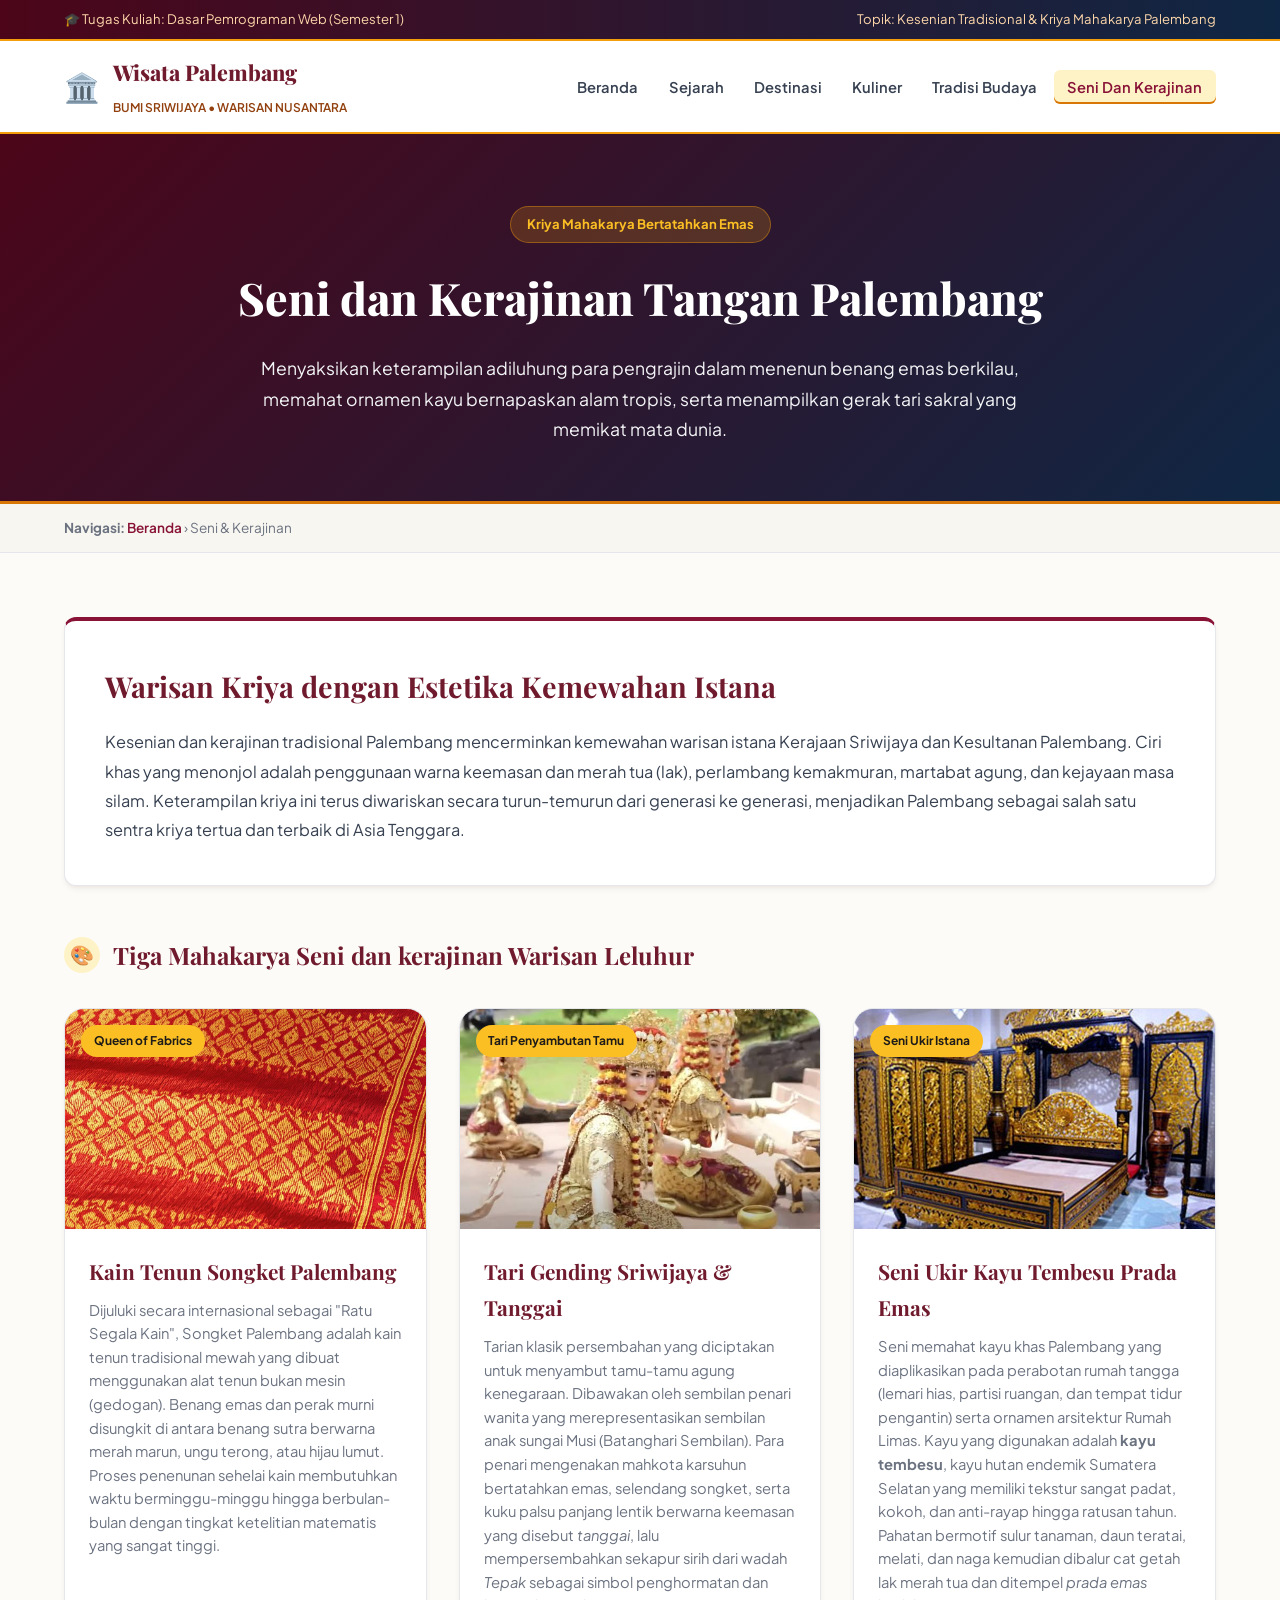
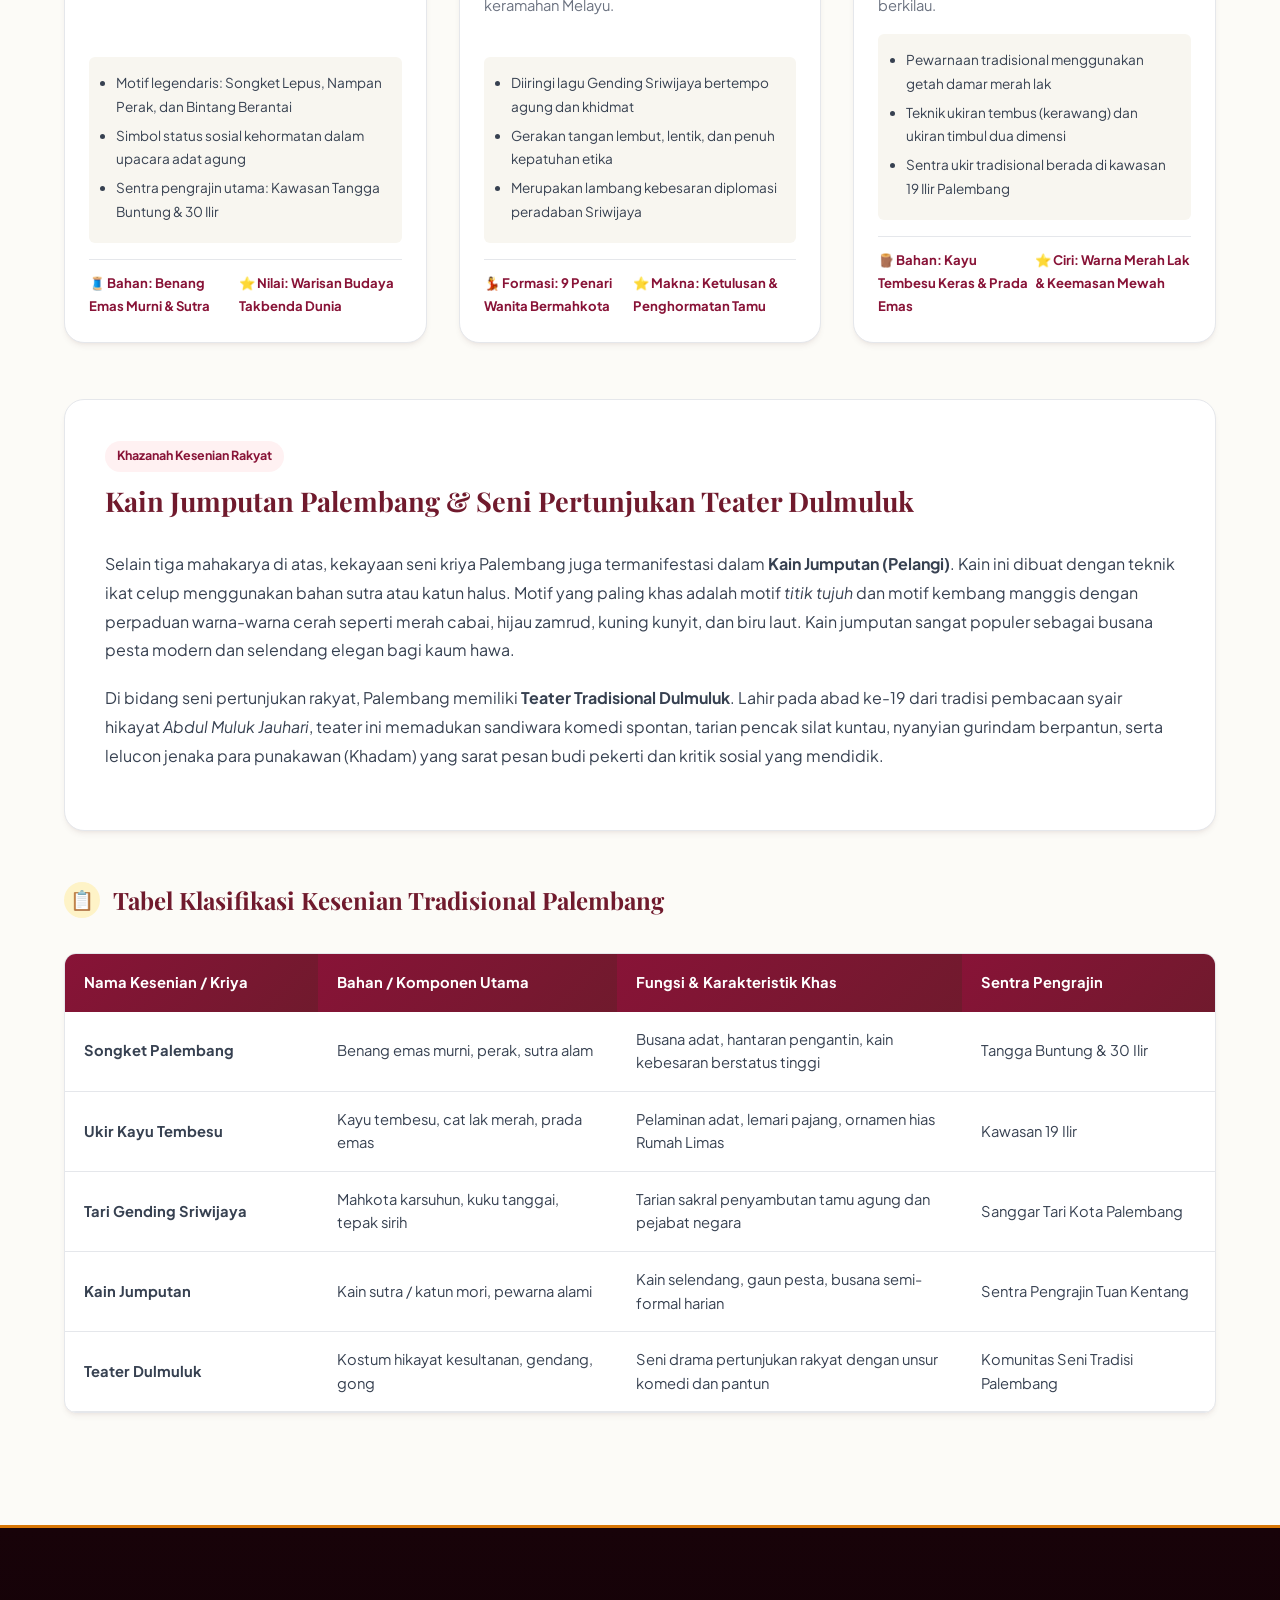
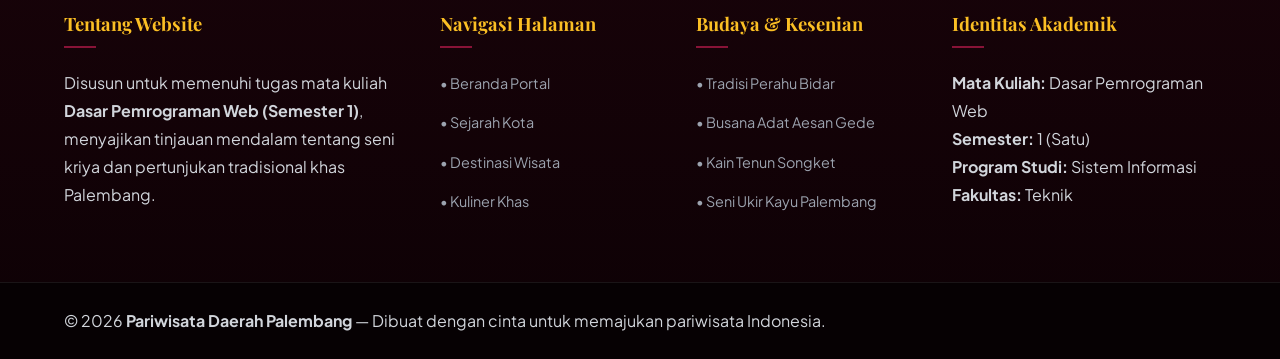
<file: Wisata Daerah Palembang (After)/seni-kerajinan.html>
<!DOCTYPE html>
<html lang="id">
<head>
  <meta charset="UTF-8">
  <meta name="viewport" content="width=device-width, initial-scale=1.0">
  <title>Seni & Kerajinan Palembang - Bumi Sriwijaya | Dasar Pemrograman Web</title>
  <meta name="description" content="Dokumentasi seni dan kerajinan khas Palembang: Kain Tenun Songket Ratu Segala Kain, Ukiran Kayu Tembesu Prada Emas, dan Tari Gending Sriwijaya.">
  <link rel="stylesheet" href="style.css">
</head>
<body>

  <!-- ================= TOP BAR IDENTITAS KULIAH ================= -->
  <div class="top-identity-bar">
    <div class="container top-identity-inner">
      <span class="course-tag">🎓 Tugas Kuliah: Dasar Pemrograman Web (Semester 1)</span>
      <span>Topik: Kesenian Tradisional & Kriya Mahakarya Palembang</span>
    </div>
  </div>

  <!-- ================= HEADER & NAVIGASI UTAMA ================= -->
  <header class="main-header">
    <div class="container header-inner">
      <a href="index.html" class="brand-wrapper">
        <div class="brand-badge">🏛️</div>
        <div class="brand-title">
          <h1>Wisata Palembang</h1>
          <span>Bumi Sriwijaya • Warisan Nusantara</span>
        </div>
      </a>

      <!-- Menu Navigasi Antar-Halaman -->
      <nav class="nav-menu">
        <a href="index.html" class="nav-link">Beranda</a>
        <a href="sejarah.html" class="nav-link">Sejarah</a>
        <a href="destinasi.html" class="nav-link">Destinasi</a>
        <a href="kuliner.html" class="nav-link">Kuliner</a>
        <a href="tradisi.html" class="nav-link">Tradisi Budaya</a>
        <a href="seni-kerajinan.html" class="nav-link active">Seni Dan Kerajinan</a>
      </nav>
    </div>
  </header>

  <!-- ================= HERO / BANNER SENI & KERAJINAN ================= -->
  <section class="page-banner">
    <div class="container">
      <span class="page-banner-badge">Kriya Mahakarya Bertatahkan Emas</span>
      <h1>Seni dan Kerajinan Tangan Palembang</h1>
      <p>
        Menyaksikan keterampilan adiluhung para pengrajin dalam menenun benang emas berkilau, 
        memahat ornamen kayu bernapaskan alam tropis, serta menampilkan gerak tari sakral yang memikat mata dunia.
      </p>
    </div>
  </section>

  <!-- ================= BREADCRUMB ================= -->
  <div class="breadcrumb-bar">
    <div class="container">
      <strong>Navigasi:</strong> <a href="index.html">Beranda</a> <span>&rsaquo;</span> <span>Seni & Kerajinan</span>
    </div>
  </div>

  <!-- ================= KONTEN UTAMA SENI & KERAJINAN ================= -->
  <main class="content-wrapper">
    <div class="container">

      <!-- Pengantar Seni & Kriya -->
      <div class="intro-lead-box">
        <h2>Warisan Kriya dengan Estetika Kemewahan Istana</h2>
        <p>
          Kesenian dan kerajinan tradisional Palembang mencerminkan kemewahan warisan istana Kerajaan Sriwijaya dan Kesultanan Palembang. 
          Ciri khas yang menonjol adalah penggunaan warna keemasan dan merah tua (lak), perlambang kemakmuran, martabat agung, dan kejayaan masa silam. 
          Keterampilan kriya ini terus diwariskan secara turun-temurun dari generasi ke generasi, menjadikan Palembang sebagai salah satu sentra kriya tertua dan terbaik di Asia Tenggara.
        </p>
      </div>

      <!-- Section Title -->
      <div class="section-subtitle-bar">
        <div class="icon-pill">🎨</div>
        <h3>Tiga Mahakarya Seni dan kerajinan Warisan Leluhur</h3>
      </div>

      <!-- Grid 3 Kartu Seni & Kriya -->
      <div class="cards-grid-3">

        <!-- Kriya 1: Songket Palembang -->
        <article class="article-card">
          <div class="article-card-media">
            <img src="images/Songket Palembang.webp" alt="Kain Tenun Songket Palembang">
            <span class="media-tag">Queen of Fabrics</span>
          </div>
          <div class="article-card-body">
            <h4>Kain Tenun Songket Palembang</h4>
            <p>
              Dijuluki secara internasional sebagai "Ratu Segala Kain", Songket Palembang adalah kain tenun tradisional mewah yang dibuat menggunakan alat tenun bukan mesin (gedogan). 
              Benang emas dan perak murni disungkit di antara benang sutra berwarna merah marun, ungu terong, atau hijau lumut. 
              Proses penenunan sehelai kain membutuhkan waktu berminggu-minggu hingga berbulan-bulan dengan tingkat ketelitian matematis yang sangat tinggi.
            </p>
            <ul class="card-feature-list">
              <li>Motif legendaris: Songket Lepus, Nampan Perak, dan Bintang Berantai</li>
              <li>Simbol status sosial kehormatan dalam upacara adat agung</li>
              <li>Sentra pengrajin utama: Kawasan Tangga Buntung & 30 Ilir</li>
            </ul>
            <div class="card-footer-info">
              <span>🧵 Bahan: Benang Emas Murni & Sutra</span>
              <span>⭐ Nilai: Warisan Budaya Takbenda Dunia</span>
            </div>
          </div>
        </article>

        <!-- Kriya 2: Tari Gending Sriwijaya -->
        <article class="article-card">
          <div class="article-card-media">
            <img src="images/Tari Gending Sriwijaya.jpg" alt="Tari Gending Sriwijaya Palembang">
            <span class="media-tag">Tari Penyambutan Tamu</span>
          </div>
          <div class="article-card-body">
            <h4>Tari Gending Sriwijaya & Tanggai</h4>
            <p>
              Tarian klasik persembahan yang diciptakan untuk menyambut tamu-tamu agung kenegaraan. 
              Dibawakan oleh sembilan penari wanita yang merepresentasikan sembilan anak sungai Musi (Batanghari Sembilan). 
              Para penari mengenakan mahkota karsuhun bertatahkan emas, selendang songket, serta kuku palsu panjang lentik berwarna keemasan yang disebut <em>tanggai</em>, 
              lalu mempersembahkan sekapur sirih dari wadah <em>Tepak</em> sebagai simbol penghormatan dan keramahan Melayu.
            </p>
            <ul class="card-feature-list">
              <li>Diiringi lagu Gending Sriwijaya bertempo agung dan khidmat</li>
              <li>Gerakan tangan lembut, lentik, dan penuh kepatuhan etika</li>
              <li>Merupakan lambang kebesaran diplomasi peradaban Sriwijaya</li>
            </ul>
            <div class="card-footer-info">
              <span>💃 Formasi: 9 Penari Wanita Bermahkota</span>
              <span>⭐ Makna: Ketulusan & Penghormatan Tamu</span>
            </div>
          </div>
        </article>

        <!-- Kriya 3: Ukiran Kayu Tembesu -->
        <article class="article-card">
          <div class="article-card-media">
            <img src="images/Ukiran Kayu Palembang.jpg" alt="Seni Ukiran Kayu Tembesu Palembang">
            <span class="media-tag">Seni Ukir Istana</span>
          </div>
          <div class="article-card-body">
            <h4>Seni Ukir Kayu Tembesu Prada Emas</h4>
            <p>
              Seni memahat kayu khas Palembang yang diaplikasikan pada perabotan rumah tangga (lemari hias, partisi ruangan, dan tempat tidur pengantin) serta ornamen arsitektur Rumah Limas. 
              Kayu yang digunakan adalah <strong>kayu tembesu</strong>, kayu hutan endemik Sumatera Selatan yang memiliki tekstur sangat padat, kokoh, dan anti-rayap hingga ratusan tahun. 
              Pahatan bermotif sulur tanaman, daun teratai, melati, dan naga kemudian dibalur cat getah lak merah tua dan ditempel <em>prada emas</em> berkilau.
            </p>
            <ul class="card-feature-list">
              <li>Pewarnaan tradisional menggunakan getah damar merah lak</li>
              <li>Teknik ukiran tembus (kerawang) dan ukiran timbul dua dimensi</li>
              <li>Sentra ukir tradisional berada di kawasan 19 Ilir Palembang</li>
            </ul>
            <div class="card-footer-info">
              <span>🪵 Bahan: Kayu Tembesu Keras & Prada Emas</span>
              <span>⭐ Ciri: Warna Merah Lak & Keemasan Mewah</span>
            </div>
          </div>
        </article>

      </div>

      <!-- Sorotan Tambahan: Kriya Seni Pelengkap Palembang -->
      <article class="detailed-story-block">
        <div class="story-header">
          <span class="story-meta-badge">Khazanah Kesenian Rakyat</span>
          <h3>Kain Jumputan Palembang & Seni Pertunjukan Teater Dulmuluk</h3>
        </div>

        <p>
          Selain tiga mahakarya di atas, kekayaan seni kriya Palembang juga termanifestasi dalam <strong>Kain Jumputan (Pelangi)</strong>. 
          Kain ini dibuat dengan teknik ikat celup menggunakan bahan sutra atau katun halus. Motif yang paling khas adalah motif <em>titik tujuh</em> 
          dan motif kembang manggis dengan perpaduan warna-warna cerah seperti merah cabai, hijau zamrud, kuning kunyit, dan biru laut. 
          Kain jumputan sangat populer sebagai busana pesta modern dan selendang elegan bagi kaum hawa.
        </p>
        <p>
          Di bidang seni pertunjukan rakyat, Palembang memiliki <strong>Teater Tradisional Dulmuluk</strong>. 
          Lahir pada abad ke-19 dari tradisi pembacaan syair hikayat <em>Abdul Muluk Jauhari</em>, teater ini memadukan sandiwara komedi spontan, 
          tarian pencak silat kuntau, nyanyian gurindam berpantun, serta lelucon jenaka para punakawan (Khadam) yang sarat pesan budi pekerti dan kritik sosial yang mendidik.
        </p>
      </article>

      <!-- Tabel Klasifikasi Seni & Kerajinan -->
      <div class="section-subtitle-bar">
        <div class="icon-pill">📋</div>
        <h3>Tabel Klasifikasi Kesenian Tradisional Palembang</h3>
      </div>

      <div class="custom-table-wrapper">
        <table class="custom-table">
          <thead>
            <tr>
              <th width="22%">Nama Kesenian / Kriya</th>
              <th width="26%">Bahan / Komponen Utama</th>
              <th width="30%">Fungsi & Karakteristik Khas</th>
              <th>Sentra Pengrajin</th>
            </tr>
          </thead>
          <tbody>
            <tr>
              <td><strong>Songket Palembang</strong></td>
              <td>Benang emas murni, perak, sutra alam</td>
              <td>Busana adat, hantaran pengantin, kain kebesaran berstatus tinggi</td>
              <td>Tangga Buntung & 30 Ilir</td>
            </tr>
            <tr>
              <td><strong>Ukir Kayu Tembesu</strong></td>
              <td>Kayu tembesu, cat lak merah, prada emas</td>
              <td>Pelaminan adat, lemari pajang, ornamen hias Rumah Limas</td>
              <td>Kawasan 19 Ilir</td>
            </tr>
            <tr>
              <td><strong>Tari Gending Sriwijaya</strong></td>
              <td>Mahkota karsuhun, kuku tanggai, tepak sirih</td>
              <td>Tarian sakral penyambutan tamu agung dan pejabat negara</td>
              <td>Sanggar Tari Kota Palembang</td>
            </tr>
            <tr>
              <td><strong>Kain Jumputan</strong></td>
              <td>Kain sutra / katun mori, pewarna alami</td>
              <td>Kain selendang, gaun pesta, busana semi-formal harian</td>
              <td>Sentra Pengrajin Tuan Kentang</td>
            </tr>
            <tr>
              <td><strong>Teater Dulmuluk</strong></td>
              <td>Kostum hikayat kesultanan, gendang, gong</td>
              <td>Seni drama pertunjukan rakyat dengan unsur komedi dan pantun</td>
              <td>Komunitas Seni Tradisi Palembang</td>
            </tr>
          </tbody>
        </table>
      </div>

    </div>
  </main>

  <!-- ================= FOOTER ================= -->
  <footer class="site-footer">
    <div class="container footer-columns">
      <div class="footer-col">
        <h4>Tentang Website</h4>
        <p>
          Disusun untuk memenuhi tugas mata kuliah <strong>Dasar Pemrograman Web (Semester 1)</strong>, 
          menyajikan tinjauan mendalam tentang seni kriya dan pertunjukan tradisional khas Palembang.
        </p>
      </div>

      <div class="footer-col">
        <h4>Navigasi Halaman</h4>
        <ul>
          <li><a href="index.html">&bull; Beranda Portal</a></li>
          <li><a href="sejarah.html">&bull; Sejarah Kota</a></li>
          <li><a href="destinasi.html">&bull; Destinasi Wisata</a></li>
          <li><a href="kuliner.html">&bull; Kuliner Khas</a></li>
        </ul>
      </div>

      <div class="footer-col">
        <h4>Budaya & Kesenian</h4>
        <ul>
          <li><a href="tradisi.html">&bull; Tradisi Perahu Bidar</a></li>
          <li><a href="tradisi.html">&bull; Busana Adat Aesan Gede</a></li>
          <li><a href="seni-kerajinan.html">&bull; Kain Tenun Songket</a></li>
          <li><a href="seni-kerajinan.html">&bull; Seni Ukir Kayu Palembang</a></li>
        </ul>
      </div>

      <div class="footer-col">
        <h4>Identitas Akademik</h4>
        <p><strong>Mata Kuliah:</strong> Dasar Pemrograman Web</p>
        <p><strong>Semester:</strong> 1 (Satu)</p>
        <p><strong>Program Studi:</strong> Sistem Informasi</p>
        <p><strong>Fakultas:</strong> Teknik </p>
      </div>
    </div>

    <div class="footer-bottom-bar">
      <div class="container">
        <p>&copy; 2026 <strong>Pariwisata Daerah Palembang</strong> — Dibuat dengan cinta untuk memajukan pariwisata Indonesia.</p>
      </div>
    </div>
  </footer>

</body>
</html>
</file>
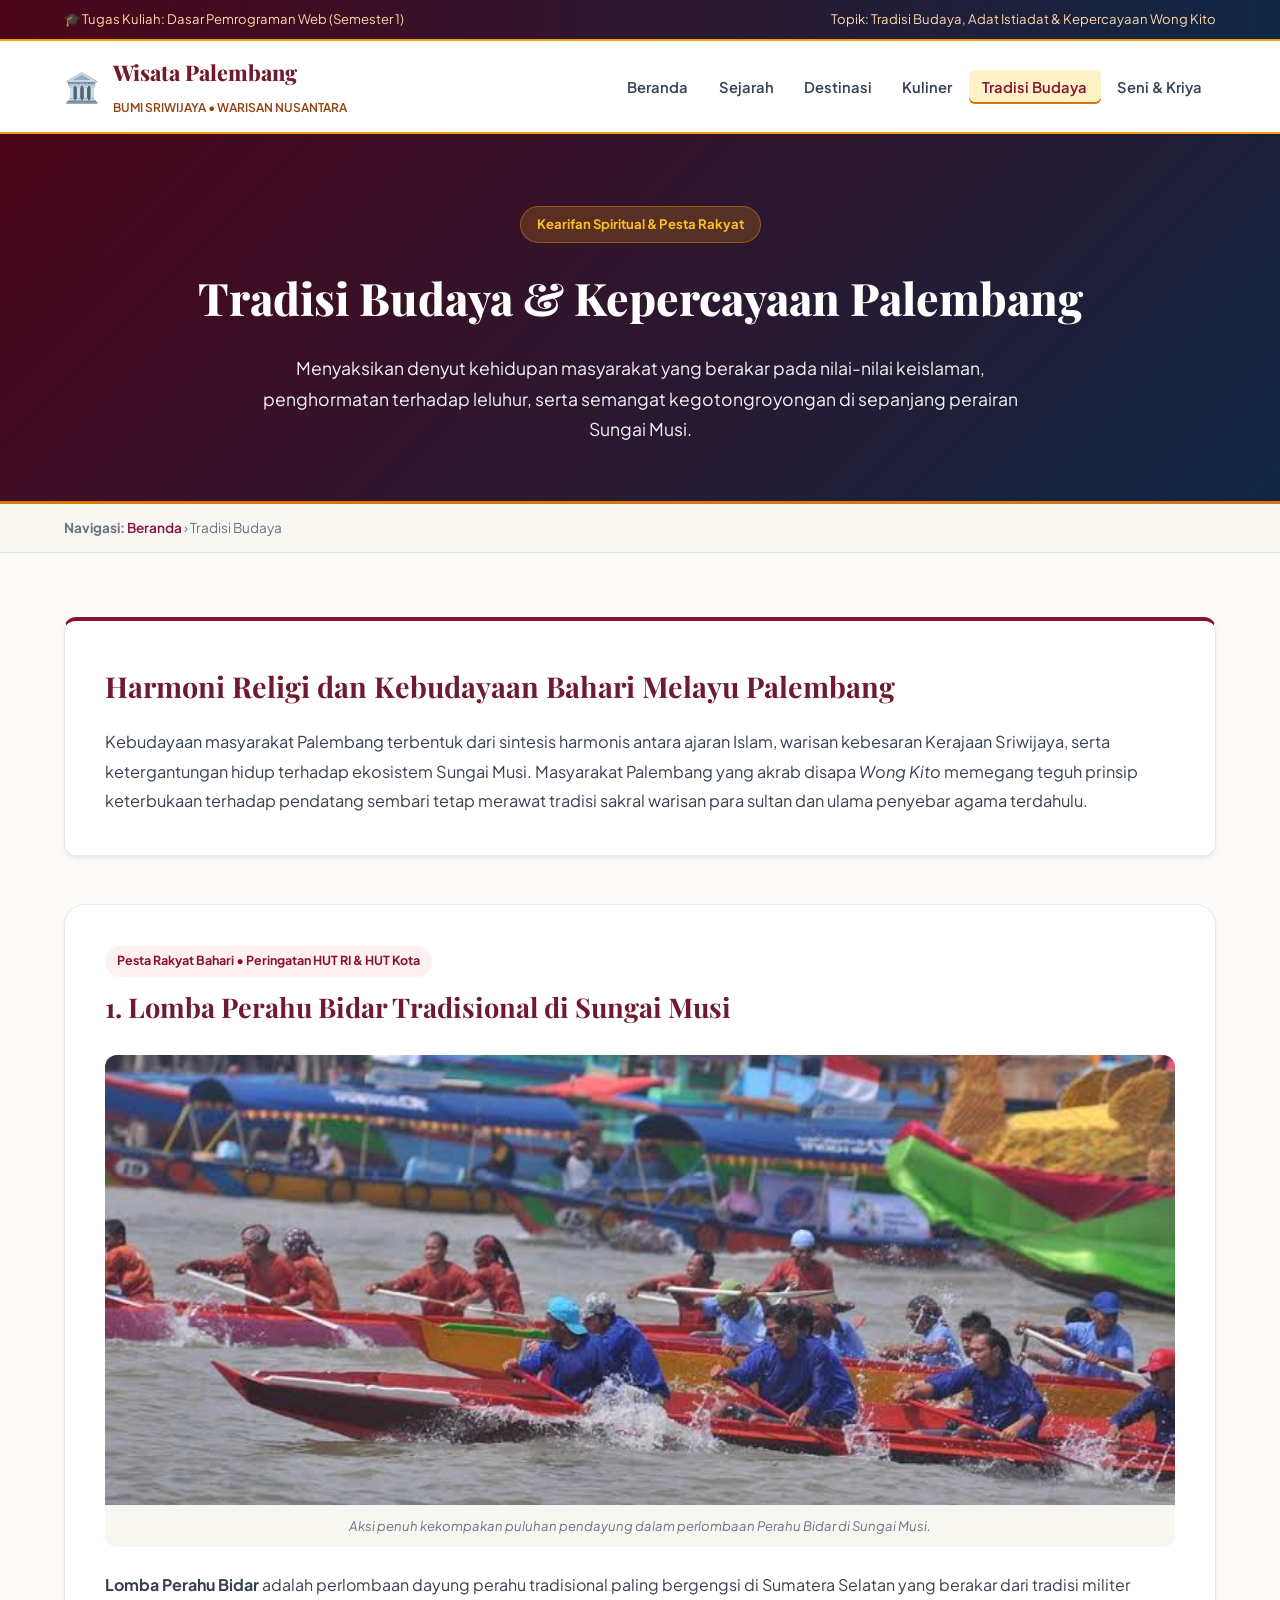
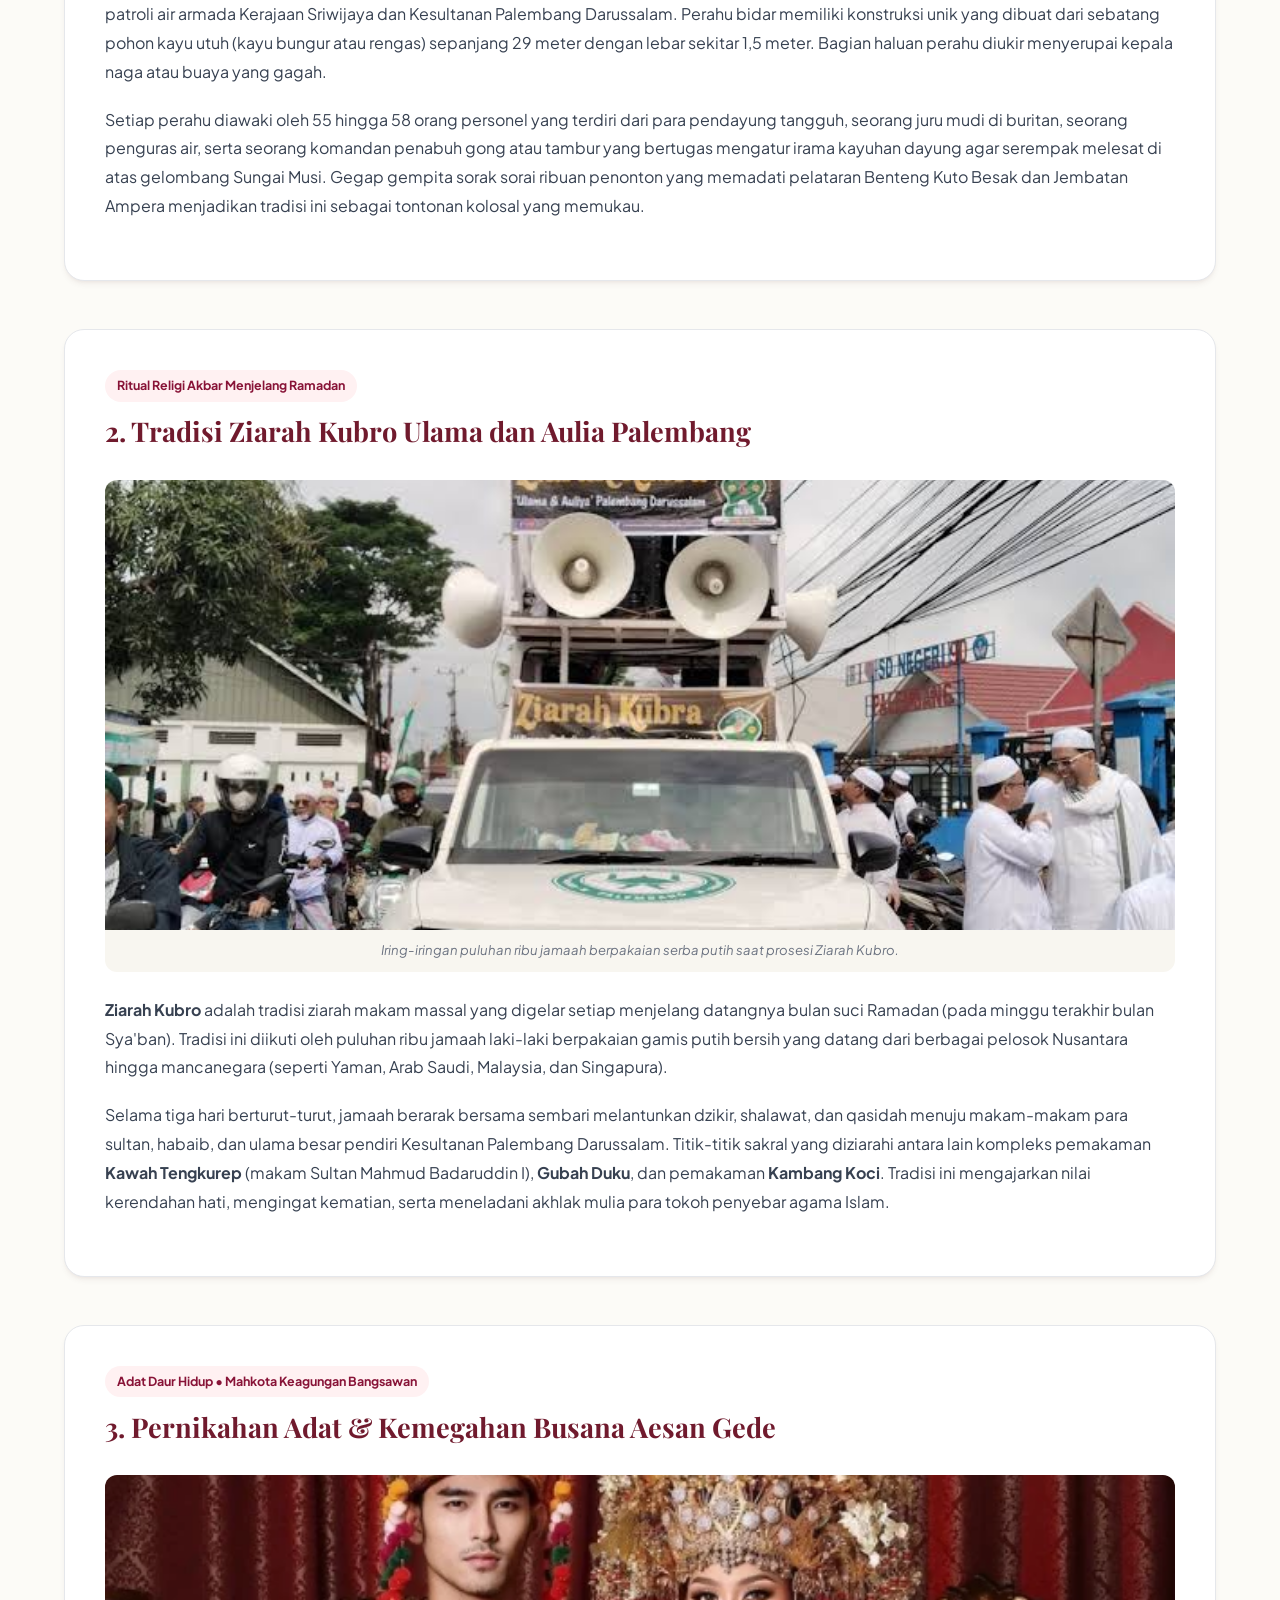
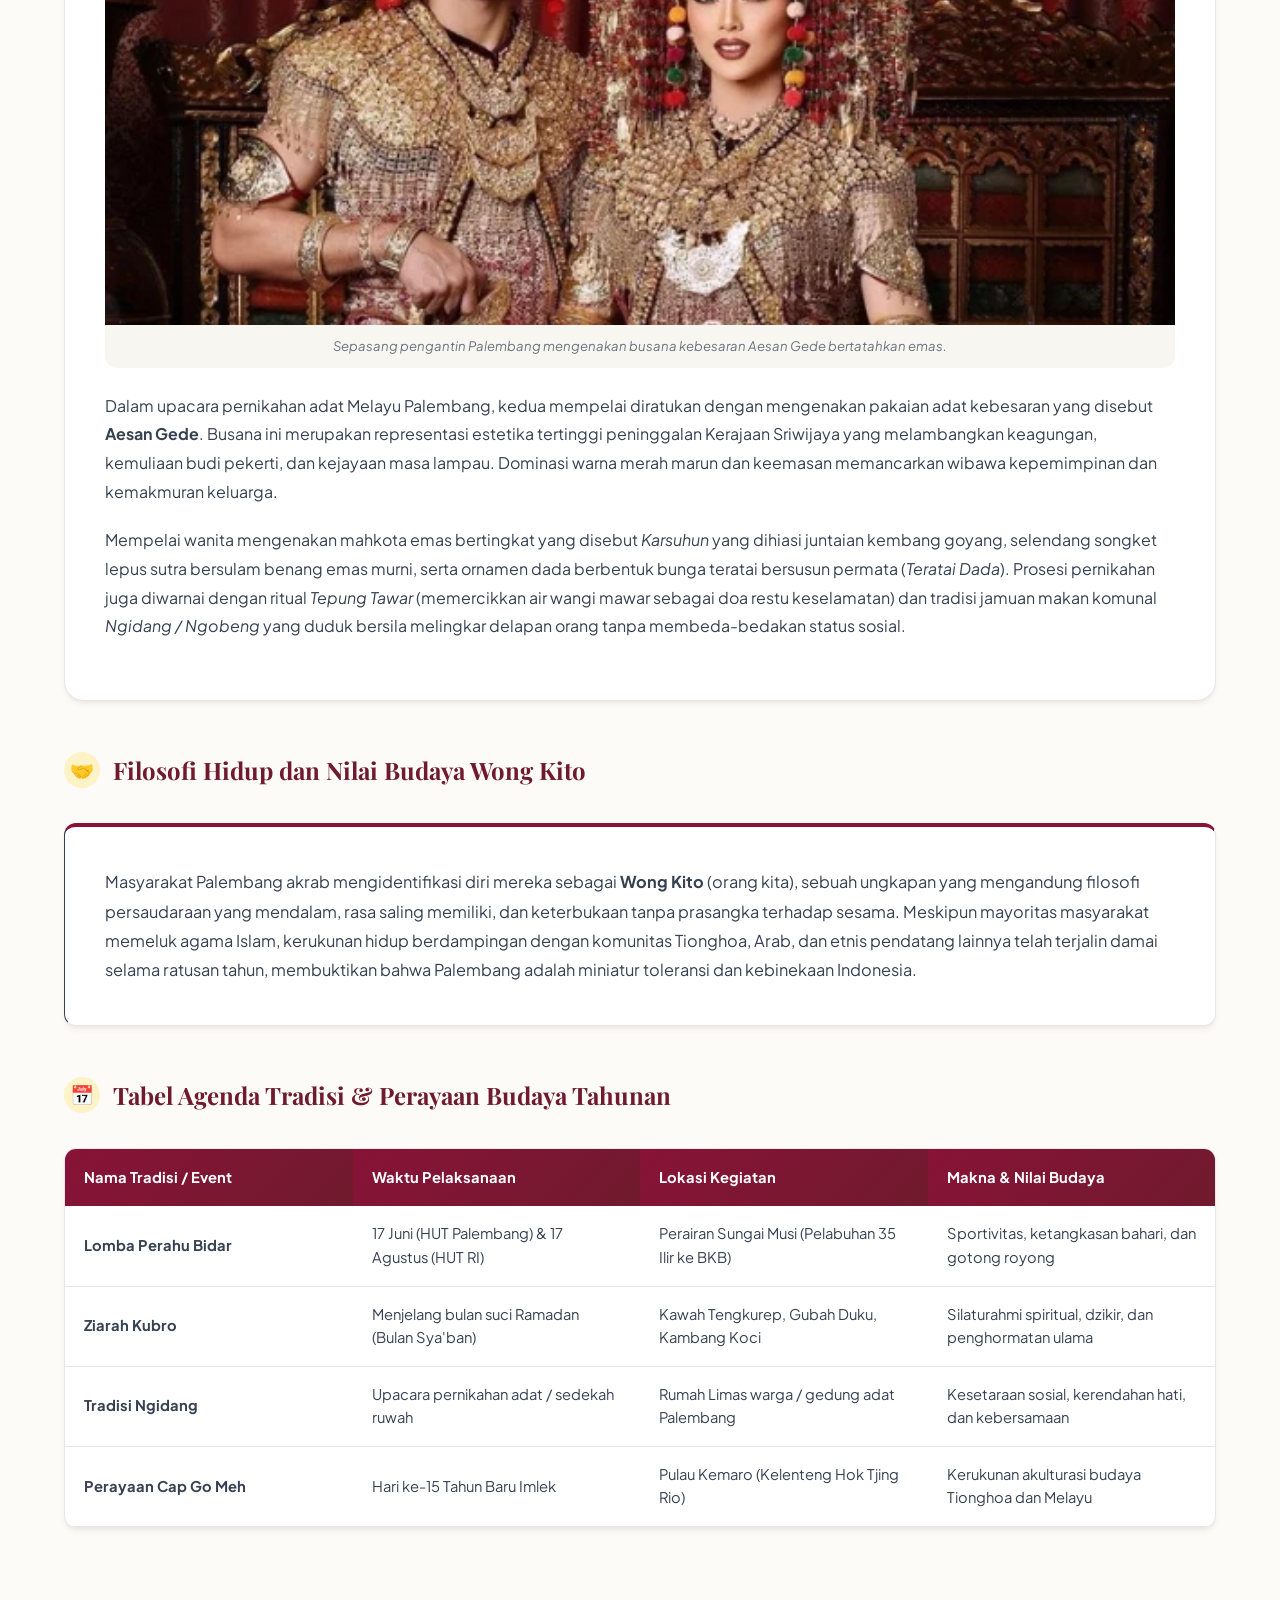
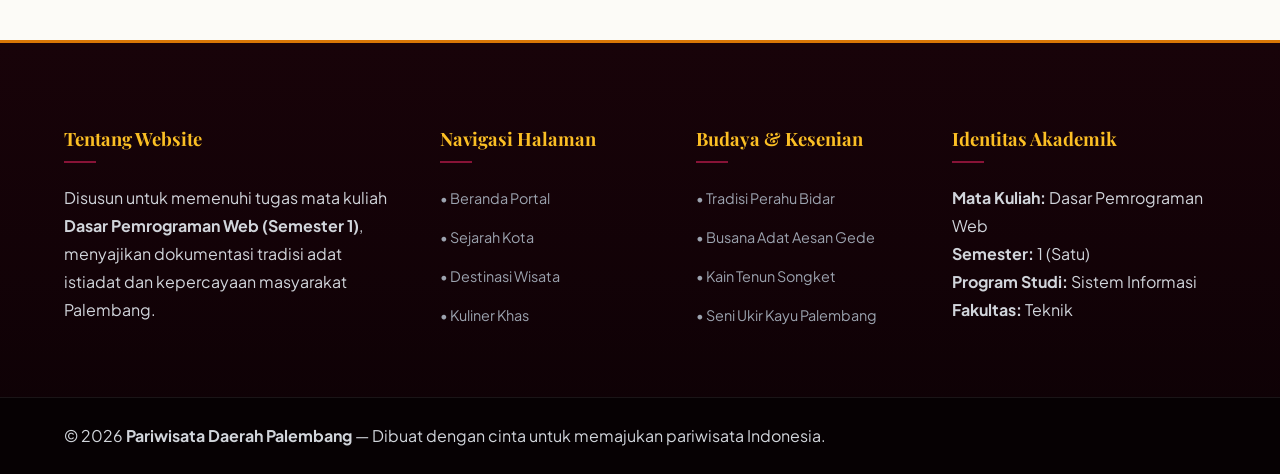
<file: Wisata Daerah Palembang (After)/tradisi.html>
<!DOCTYPE html>
<html lang="id">
<head>
  <meta charset="UTF-8">
  <meta name="viewport" content="width=device-width, initial-scale=1.0">
  <title>Tradisi Budaya & Kepercayaan Palembang - Bumi Sriwijaya | Dasar Pemrograman Web</title>
  <meta name="description" content="Kajian tradisi dan upacara adat Palembang: Lomba Perahu Bidar di Sungai Musi, Ziarah Kubro para ulama kesultanan, busana sakral pengantin Aesan Gede, dan tradisi makan Ngidang.">
  <link rel="stylesheet" href="style.css">
</head>
<body>

  <!-- ================= TOP BAR IDENTITAS KULIAH ================= -->
  <div class="top-identity-bar">
    <div class="container top-identity-inner">
      <span class="course-tag">🎓 Tugas Kuliah: Dasar Pemrograman Web (Semester 1)</span>
      <span>Topik: Tradisi Budaya, Adat Istiadat & Kepercayaan Wong Kito</span>
    </div>
  </div>

  <!-- ================= HEADER & NAVIGASI UTAMA ================= -->
  <header class="main-header">
    <div class="container header-inner">
      <a href="index.html" class="brand-wrapper">
        <div class="brand-badge">🏛️</div>
        <div class="brand-title">
          <h1>Wisata Palembang</h1>
          <span>Bumi Sriwijaya • Warisan Nusantara</span>
        </div>
      </a>

      <!-- Menu Navigasi Antar-Halaman -->
      <nav class="nav-menu">
        <a href="index.html" class="nav-link">Beranda</a>
        <a href="sejarah.html" class="nav-link">Sejarah</a>
        <a href="destinasi.html" class="nav-link">Destinasi</a>
        <a href="kuliner.html" class="nav-link">Kuliner</a>
        <a href="tradisi.html" class="nav-link active">Tradisi Budaya</a>
        <a href="seni-kerajinan.html" class="nav-link">Seni & Kriya</a>
      </nav>
    </div>
  </header>

  <!-- ================= HERO / BANNER TRADISI ================= -->
  <section class="page-banner">
    <div class="container">
      <span class="page-banner-badge">Kearifan Spiritual & Pesta Rakyat</span>
      <h1>Tradisi Budaya & Kepercayaan Palembang</h1>
      <p>
        Menyaksikan denyut kehidupan masyarakat yang berakar pada nilai-nilai keislaman, 
        penghormatan terhadap leluhur, serta semangat kegotongroyongan di sepanjang perairan Sungai Musi.
      </p>
    </div>
  </section>

  <!-- ================= BREADCRUMB ================= -->
  <div class="breadcrumb-bar">
    <div class="container">
      <strong>Navigasi:</strong> <a href="index.html">Beranda</a> <span>&rsaquo;</span> <span>Tradisi Budaya</span>
    </div>
  </div>

  <!-- ================= KONTEN UTAMA TRADISI ================= -->
  <main class="content-wrapper">
    <div class="container">

      <!-- Pengantar Tradisi -->
      <div class="intro-lead-box">
        <h2>Harmoni Religi dan Kebudayaan Bahari Melayu Palembang</h2>
        <p>
          Kebudayaan masyarakat Palembang terbentuk dari sintesis harmonis antara ajaran Islam, warisan kebesaran Kerajaan Sriwijaya, 
          serta ketergantungan hidup terhadap ekosistem Sungai Musi. Masyarakat Palembang yang akrab disapa <em>Wong Kito</em> 
          memegang teguh prinsip keterbukaan terhadap pendatang sembari tetap merawat tradisi sakral warisan para sultan dan ulama penyebar agama terdahulu.
        </p>
      </div>

      <!-- Tradisi 1: Lomba Perahu Bidar (Artikel Detail) -->
      <article class="detailed-story-block">
        <div class="story-header">
          <span class="story-meta-badge">Pesta Rakyat Bahari • Peringatan HUT RI & HUT Kota</span>
          <h3>1. Lomba Perahu Bidar Tradisional di Sungai Musi</h3>
        </div>

        <figure class="story-figure">
          <img src="images/Lomba_Perahu_Bidar.jpg" alt="Lomba Perahu Bidar Tradisional di Sungai Musi Palembang">
          <figcaption>Aksi penuh kekompakan puluhan pendayung dalam perlombaan Perahu Bidar di Sungai Musi.</figcaption>
        </figure>

        <p>
          <strong>Lomba Perahu Bidar</strong> adalah perlombaan dayung perahu tradisional paling bergengsi di Sumatera Selatan yang berakar dari tradisi militer patroli air armada Kerajaan Sriwijaya dan Kesultanan Palembang Darussalam. 
          Perahu bidar memiliki konstruksi unik yang dibuat dari sebatang pohon kayu utuh (kayu bungur atau rengas) sepanjang 29 meter dengan lebar sekitar 1,5 meter. 
          Bagian haluan perahu diukir menyerupai kepala naga atau buaya yang gagah.
        </p>
        <p>
          Setiap perahu diawaki oleh 55 hingga 58 orang personel yang terdiri dari para pendayung tangguh, seorang juru mudi di buritan, 
          seorang penguras air, serta seorang komandan penabuh gong atau tambur yang bertugas mengatur irama kayuhan dayung agar serempak melesat di atas gelombang Sungai Musi. 
          Gegap gempita sorak sorai ribuan penonton yang memadati pelataran Benteng Kuto Besak dan Jembatan Ampera menjadikan tradisi ini sebagai tontonan kolosal yang memukau.
        </p>
      </article>

      <!-- Tradisi 2: Ziarah Kubro (Artikel Detail) -->
      <article class="detailed-story-block">
        <div class="story-header">
          <span class="story-meta-badge">Ritual Religi Akbar Menjelang Ramadan</span>
          <h3>2. Tradisi Ziarah Kubro Ulama dan Aulia Palembang</h3>
        </div>

        <figure class="story-figure">
          <img src="images/Ziarah_Kubro.jpg" alt="Prosesi Tradisi Ziarah Kubro di Palembang">
          <figcaption>Iring-iringan puluhan ribu jamaah berpakaian serba putih saat prosesi Ziarah Kubro.</figcaption>
        </figure>

        <p>
          <strong>Ziarah Kubro</strong> adalah tradisi ziarah makam massal yang digelar setiap menjelang datangnya bulan suci Ramadan (pada minggu terakhir bulan Sya'ban). 
          Tradisi ini diikuti oleh puluhan ribu jamaah laki-laki berpakaian gamis putih bersih yang datang dari berbagai pelosok Nusantara hingga mancanegara 
          (seperti Yaman, Arab Saudi, Malaysia, dan Singapura).
        </p>
        <p>
          Selama tiga hari berturut-turut, jamaah berarak bersama sembari melantunkan dzikir, shalawat, dan qasidah menuju makam-makam para sultan, 
          habaib, dan ulama besar pendiri Kesultanan Palembang Darussalam. Titik-titik sakral yang diziarahi antara lain kompleks pemakaman 
          <strong>Kawah Tengkurep</strong> (makam Sultan Mahmud Badaruddin I), <strong>Gubah Duku</strong>, dan pemakaman <strong>Kambang Koci</strong>. 
          Tradisi ini mengajarkan nilai kerendahan hati, mengingat kematian, serta meneladani akhlak mulia para tokoh penyebar agama Islam.
        </p>
      </article>

      <!-- Tradisi 3: Pernikahan Adat Aesan Gede (Artikel Detail) -->
      <article class="detailed-story-block">
        <div class="story-header">
          <span class="story-meta-badge">Adat Daur Hidup • Mahkota Keagungan Bangsawan</span>
          <h3>3. Pernikahan Adat & Kemegahan Busana Aesan Gede</h3>
        </div>

        <figure class="story-figure">
          <img src="images/Pernikahan Adat Aesan Gede.webp" alt="Pakaian Adat Pernikahan Aesan Gede Palembang">
          <figcaption>Sepasang pengantin Palembang mengenakan busana kebesaran Aesan Gede bertatahkan emas.</figcaption>
        </figure>

        <p>
          Dalam upacara pernikahan adat Melayu Palembang, kedua mempelai diratukan dengan mengenakan pakaian adat kebesaran yang disebut <strong>Aesan Gede</strong>. 
          Busana ini merupakan representasi estetika tertinggi peninggalan Kerajaan Sriwijaya yang melambangkan keagungan, kemuliaan budi pekerti, dan kejayaan masa lampau. 
          Dominasi warna merah marun dan keemasan memancarkan wibawa kepemimpinan dan kemakmuran keluarga.
        </p>
        <p>
          Mempelai wanita mengenakan mahkota emas bertingkat yang disebut <em>Karsuhun</em> yang dihiasi juntaian kembang goyang, 
          selendang songket lepus sutra bersulam benang emas murni, serta ornamen dada berbentuk bunga teratai bersusun permata (<em>Teratai Dada</em>). 
          Prosesi pernikahan juga diwarnai dengan ritual <em>Tepung Tawar</em> (memercikkan air wangi mawar sebagai doa restu keselamatan) 
          dan tradisi jamuan makan komunal <em>Ngidang / Ngobeng</em> yang duduk bersila melingkar delapan orang tanpa membeda-bedakan status sosial.
        </p>
      </article>

      <!-- Nilai Luhur Budaya Wong Kito -->
      <div class="section-subtitle-bar">
        <div class="icon-pill">🤝</div>
        <h3>Filosofi Hidup dan Nilai Budaya Wong Kito</h3>
      </div>

      <div class="intro-lead-box" style="border-left-color: var(--emerald-main);">
        <p>
          Masyarakat Palembang akrab mengidentifikasi diri mereka sebagai <strong>Wong Kito</strong> (orang kita), sebuah ungkapan yang mengandung filosofi 
          persaudaraan yang mendalam, rasa saling memiliki, dan keterbukaan tanpa prasangka terhadap sesama. 
          Meskipun mayoritas masyarakat memeluk agama Islam, kerukunan hidup berdampingan dengan komunitas Tionghoa, Arab, dan etnis pendatang lainnya 
          telah terjalin damai selama ratusan tahun, membuktikan bahwa Palembang adalah miniatur toleransi dan kebinekaan Indonesia.
        </p>
      </div>

      <!-- Tabel Kalender Tradisi -->
      <div class="section-subtitle-bar">
        <div class="icon-pill">📅</div>
        <h3>Tabel Agenda Tradisi & Perayaan Budaya Tahunan</h3>
      </div>

      <div class="custom-table-wrapper">
        <table class="custom-table">
          <thead>
            <tr>
              <th width="25%">Nama Tradisi / Event</th>
              <th width="25%">Waktu Pelaksanaan</th>
              <th width="25%">Lokasi Kegiatan</th>
              <th>Makna & Nilai Budaya</th>
            </tr>
          </thead>
          <tbody>
            <tr>
              <td><strong>Lomba Perahu Bidar</strong></td>
              <td>17 Juni (HUT Palembang) & 17 Agustus (HUT RI)</td>
              <td>Perairan Sungai Musi (Pelabuhan 35 Ilir ke BKB)</td>
              <td>Sportivitas, ketangkasan bahari, dan gotong royong</td>
            </tr>
            <tr>
              <td><strong>Ziarah Kubro</strong></td>
              <td>Menjelang bulan suci Ramadan (Bulan Sya'ban)</td>
              <td>Kawah Tengkurep, Gubah Duku, Kambang Koci</td>
              <td>Silaturahmi spiritual, dzikir, dan penghormatan ulama</td>
            </tr>
            <tr>
              <td><strong>Tradisi Ngidang</strong></td>
              <td>Upacara pernikahan adat / sedekah ruwah</td>
              <td>Rumah Limas warga / gedung adat Palembang</td>
              <td>Kesetaraan sosial, kerendahan hati, dan kebersamaan</td>
            </tr>
            <tr>
              <td><strong>Perayaan Cap Go Meh</strong></td>
              <td>Hari ke-15 Tahun Baru Imlek</td>
              <td>Pulau Kemaro (Kelenteng Hok Tjing Rio)</td>
              <td>Kerukunan akulturasi budaya Tionghoa dan Melayu</td>
            </tr>
          </tbody>
        </table>
      </div>

    </div>
  </main>

  <!-- ================= FOOTER ================= -->
  <footer class="site-footer">
    <div class="container footer-columns">
      <div class="footer-col">
        <h4>Tentang Website</h4>
        <p>
          Disusun untuk memenuhi tugas mata kuliah <strong>Dasar Pemrograman Web (Semester 1)</strong>, 
          menyajikan dokumentasi tradisi adat istiadat dan kepercayaan masyarakat Palembang.
        </p>
      </div>

      <div class="footer-col">
        <h4>Navigasi Halaman</h4>
        <ul>
          <li><a href="index.html">&bull; Beranda Portal</a></li>
          <li><a href="sejarah.html">&bull; Sejarah Kota</a></li>
          <li><a href="destinasi.html">&bull; Destinasi Wisata</a></li>
          <li><a href="kuliner.html">&bull; Kuliner Khas</a></li>
        </ul>
      </div>

      <div class="footer-col">
        <h4>Budaya & Kesenian</h4>
        <ul>
          <li><a href="tradisi.html">&bull; Tradisi Perahu Bidar</a></li>
          <li><a href="tradisi.html">&bull; Busana Adat Aesan Gede</a></li>
          <li><a href="seni-kerajinan.html">&bull; Kain Tenun Songket</a></li>
          <li><a href="seni-kerajinan.html">&bull; Seni Ukir Kayu Palembang</a></li>
        </ul>
      </div>

      <div class="footer-col">
        <h4>Identitas Akademik</h4>
        <p><strong>Mata Kuliah:</strong> Dasar Pemrograman Web</p>
        <p><strong>Semester:</strong> 1 (Satu)</p>
        <p><strong>Program Studi:</strong> Sistem Informasi</p>
        <p><strong>Fakultas:</strong> Teknik </p>
      </div>
    </div>

    <div class="footer-bottom-bar">
      <div class="container">
        <p>&copy; 2026 <strong>Pariwisata Daerah Palembang</strong> — Dibuat dengan cinta untuk memajukan pariwisata Indonesia.</p>
      </div>
    </div>
  </footer>

</body>
</html>
</file>
<file: Wisata Daerah Palembang (After)/style.css>
/* ============================================================================
   PESONA WISATA DAERAH PALEMBANG - MAHKOTA BUMI SRIWIJAYA
   Tugas Praktik Dasar Pemrograman Web (Semester 1)
   Tema Desain: Sriwijaya Royal Palace & Songket Gold (Eksklusif & Otentik)
   Font Utama : Playfair Display (Serif) & Plus Jakarta Sans (Sans-Serif)
   ============================================================================ */

/* --- IMPORT GOOGLE FONTS (SERIF & SANS-SERIF KERATON) --- */
@import url('https://fonts.googleapis.com/css2?family=Playfair+Display:ital,wght@0,600;0,700;0,800;1,600&family=Plus+Jakarta+Sans:wght@300;400;500;600;700;800&display=swap');

/* --- VARIABEL WARNA & TOKEN DESAIN (CSS CUSTOM PROPERTIES) --- */
:root {
  /* Palet Merah Marun Keraton Sriwijaya */
  --maroon-darker:  #4c0519;
  --maroon-dark:    #701a2d;
  --maroon-main:    #881337;
  --maroon-light:   #9f1239;
  --maroon-accent:  #be123c;
  --maroon-soft:    #ffe4e6;
  --maroon-surface: #fff1f2;

  /* Palet Emas Wastra Songket Lepus */
  --gold-darker:    #78350f;
  --gold-dark:      #92400e;
  --gold-main:      #d97706;
  --gold-light:     #f59e0b;
  --gold-accent:    #fbbf24;
  --gold-soft:      #fef3c7;
  --gold-tint:      #fffbeb;

  /* Palet Perairan Sungai Musi (Deep Navy & Sky Blue) */
  --musi-dark:      #061325;
  --musi-navy:      #0f2744;
  --musi-blue:      #1e3a8a;
  --musi-cyan:      #0284c7;
  --musi-soft:      #e0f2fe;

  /* Warna Netral Permukaan */
  --bg-page:        #fcfbf7; /* Ivory klasik istana */
  --bg-card:        #ffffff;
  --bg-subtle:      #f8f6f0;
  --bg-dark:        #0f172a;
  
  --text-heading:   #1e1b18;
  --text-body:      #374151;
  --text-muted:     #6b7280;
  --text-light:     #f9fafb;

  --border-light:   #e5e7eb;
  --border-gold:    #fcd34d;
  --border-maroon:  #f43f5e;

  /* Tipografi */
  --font-serif:     'Playfair Display', Georgia, 'Times New Roman', serif;
  --font-sans:      'Plus Jakarta Sans', system-ui, -apple-system, sans-serif;

  /* Bayangan (Shadows) & Border Radius */
  --shadow-xs:      0 1px 3px rgba(0, 0, 0, 0.05);
  --shadow-sm:      0 4px 6px -1px rgba(76, 5, 25, 0.06), 0 2px 4px -2px rgba(76, 5, 25, 0.06);
  --shadow-md:      0 10px 15px -3px rgba(76, 5, 25, 0.08), 0 4px 6px -4px rgba(76, 5, 25, 0.08);
  --shadow-lg:      0 20px 25px -5px rgba(76, 5, 25, 0.12), 0 8px 10px -6px rgba(76, 5, 25, 0.08);
  --shadow-gold:    0 10px 25px -5px rgba(217, 119, 6, 0.25);

  --radius-sm:      6px;
  --radius-md:      12px;
  --radius-lg:      20px;
  --radius-full:    9999px;

  --transition:     all 0.3s cubic-bezier(0.16, 1, 0.3, 1);
}

/* --- RESET DASAR HTML5 --- */
*, *::before, *::after {
  margin: 0;
  padding: 0;
  box-sizing: border-box;
}

html {
  scroll-behavior: smooth;
  font-size: 16px;
}

body {
  font-family: var(--font-sans);
  background-color: var(--bg-page);
  color: var(--text-body);
  line-height: 1.75;
  overflow-x: hidden;
  -webkit-font-smoothing: antialiased;
}

img {
  max-width: 100%;
  height: auto;
  display: block;
}

a {
  color: inherit;
  text-decoration: none;
  transition: var(--transition);
}

ul {
  list-style: none;
}

button, input, select, textarea {
  font-family: inherit;
  font-size: 1rem;
}

/* --- CONTAINER UTAMA --- */
.container {
  width: 100%;
  max-width: 1200px;
  margin-left: auto;
  margin-right: auto;
  padding-left: 1.5rem;
  padding-right: 1.5rem;
}

/* ============================================================================
   1. TOP IDENTITY BAR (IDENTITAS AKADEMIK)
   ============================================================================ */
.top-identity-bar {
  background: linear-gradient(90deg, var(--maroon-darker) 0%, var(--musi-navy) 100%);
  color: #fed7aa;
  font-size: 0.82rem;
  padding: 0.5rem 0;
  border-bottom: 2px solid var(--gold-light);
}

.top-identity-inner {
  display: flex;
  justify-content: space-between;
  align-items: center;
  flex-wrap: wrap;
  gap: 0.5rem;
}

.identity-badge {
  display: flex;
  align-items: center;
  gap: 0.4rem;
  font-weight: 600;
  color: #fff;
}

.identity-topics span strong {
  color: var(--gold-accent);
}

/* ============================================================================
   2. NAVBAR UTAMA (STICKY & BLUR EFFECT)
   ============================================================================ */
.main-navbar {
  position: sticky;
  top: 0;
  z-index: 1000;
  background-color: rgba(255, 255, 255, 0.95);
  backdrop-filter: blur(12px);
  -webkit-backdrop-filter: blur(12px);
  border-bottom: 1px solid rgba(229, 231, 235, 0.8);
  transition: var(--transition);
}

.main-navbar.scrolled {
  background-color: rgba(255, 255, 255, 0.98);
  box-shadow: 0 4px 20px rgba(0, 0, 0, 0.08);
}

.nav-inner {
  display: flex;
  align-items: center;
  justify-content: space-between;
  height: 74px;
}

.brand-logo {
  display: flex;
  align-items: center;
  gap: 0.8rem;
}

.brand-emblem {
  width: 44px;
  height: 44px;
  background: linear-gradient(135deg, var(--maroon-main) 0%, var(--maroon-darker) 100%);
  border: 2px solid var(--gold-accent);
  border-radius: var(--radius-md);
  display: flex;
  align-items: center;
  justify-content: center;
  font-size: 1.3rem;
  box-shadow: 0 2px 10px rgba(136, 19, 55, 0.25);
}

.brand-text {
  display: flex;
  flex-direction: column;
}

.brand-name {
  font-family: var(--font-serif);
  font-size: 1.25rem;
  font-weight: 800;
  color: var(--maroon-dark);
  letter-spacing: -0.01em;
  line-height: 1.2;
}

.brand-tagline {
  font-size: 0.72rem;
  font-weight: 600;
  color: var(--gold-dark);
  text-transform: uppercase;
  letter-spacing: 0.06em;
}

/* Nav Menu List */
.nav-list {
  display: flex;
  align-items: center;
  gap: 0.4rem;
}

.nav-link {
  padding: 0.5rem 0.85rem;
  font-size: 0.92rem;
  font-weight: 600;
  color: var(--text-body);
  border-radius: var(--radius-sm);
  transition: var(--transition);
}

.nav-link:hover {
  color: var(--maroon-main);
  background-color: var(--maroon-surface);
}

.nav-link.active {
  color: var(--maroon-main);
  background-color: var(--gold-soft);
  box-shadow: inset 0 -2px 0 var(--gold-main);
}

.btn-nav-cta {
  background: linear-gradient(135deg, var(--maroon-main) 0%, var(--maroon-dark) 100%) !important;
  color: #fff !important;
  padding: 0.55rem 1.1rem !important;
  border-radius: var(--radius-full) !important;
  border: 1px solid var(--gold-light) !important;
  box-shadow: 0 2px 8px rgba(136, 19, 55, 0.25);
  margin-left: 0.5rem;
}

.btn-nav-cta:hover {
  transform: translateY(-2px);
  box-shadow: 0 4px 14px rgba(136, 19, 55, 0.4);
}

/* Mobile Toggle Hamburger */
.mobile-toggle {
  display: none;
  flex-direction: column;
  justify-content: space-between;
  width: 28px;
  height: 20px;
  background: none;
  border: none;
  cursor: pointer;
  padding: 0;
}

.mobile-toggle span {
  display: block;
  width: 100%;
  height: 2.5px;
  background-color: var(--maroon-dark);
  border-radius: var(--radius-full);
  transition: var(--transition);
}

/* ============================================================================
   3. HERO SECTION (BANNER UTAMA KOTA PALEMBANG)
   ============================================================================ */
.hero-section {
  position: relative;
  min-height: 85vh;
  display: flex;
  align-items: center;
  background: linear-gradient(135deg, #2b020d 0%, #4c0519 45%, #0f2744 100%);
  color: #ffffff;
  padding: 5.5rem 0 4rem;
  overflow: hidden;
}

.hero-overlay {
  position: absolute;
  top: 0;
  left: 0;
  right: 0;
  bottom: 0;
  background-image: radial-gradient(rgba(245, 158, 11, 0.12) 1px, transparent 1px);
  background-size: 28px 28px;
  pointer-events: none;
}

.hero-decorative-pattern {
  position: absolute;
  bottom: 0;
  left: 0;
  right: 0;
  height: 12px;
  background: repeating-linear-gradient(45deg, var(--gold-light), var(--gold-light) 10px, var(--maroon-dark) 10px, var(--maroon-dark) 20px);
  opacity: 0.8;
}

.hero-content {
  position: relative;
  z-index: 2;
  text-align: center;
  max-width: 980px;
  margin: 0 auto;
}

.hero-badge-pill {
  display: inline-flex;
  align-items: center;
  gap: 0.5rem;
  background: rgba(254, 243, 199, 0.15);
  border: 1px solid rgba(245, 158, 11, 0.5);
  color: var(--gold-accent);
  padding: 0.45rem 1.25rem;
  border-radius: var(--radius-full);
  font-size: 0.88rem;
  font-weight: 600;
  margin-bottom: 1.8rem;
  backdrop-filter: blur(8px);
}

.hero-title {
  font-family: var(--font-serif);
  font-size: 3.2rem;
  font-weight: 800;
  line-height: 1.2;
  letter-spacing: -0.02em;
  margin-bottom: 1.4rem;
}

.highlight-gold {
  color: var(--gold-accent);
  text-shadow: 0 0 25px rgba(251, 191, 36, 0.4);
}

.hero-subtitle {
  font-size: 1.15rem;
  line-height: 1.8;
  color: #f3f4f6;
  max-width: 820px;
  margin: 0 auto 2.4rem;
  font-weight: 400;
}

.hero-actions {
  display: flex;
  justify-content: center;
  align-items: center;
  flex-wrap: wrap;
  gap: 1rem;
  margin-bottom: 4rem;
}

/* Tombol (Buttons) */
.btn {
  display: inline-flex;
  align-items: center;
  justify-content: center;
  gap: 0.5rem;
  padding: 0.85rem 1.8rem;
  font-size: 0.95rem;
  font-weight: 700;
  border-radius: var(--radius-md);
  cursor: pointer;
  border: none;
  transition: var(--transition);
}

.btn-gold {
  background: linear-gradient(135deg, var(--gold-light) 0%, var(--gold-main) 100%);
  color: #1e1b18;
  box-shadow: 0 4px 14px rgba(217, 119, 6, 0.35);
}

.btn-gold:hover {
  background: linear-gradient(135deg, var(--gold-accent) 0%, var(--gold-light) 100%);
  transform: translateY(-2px);
  box-shadow: 0 6px 20px rgba(217, 119, 6, 0.5);
}

.btn-outline-light {
  background: rgba(255, 255, 255, 0.08);
  border: 1.5px solid rgba(255, 255, 255, 0.4);
  color: #ffffff;
  backdrop-filter: blur(6px);
}

.btn-outline-light:hover {
  background: rgba(255, 255, 255, 0.2);
  border-color: #ffffff;
  transform: translateY(-2px);
}

.btn-outline-gold {
  background: transparent;
  border: 1.5px solid var(--gold-main);
  color: var(--gold-dark);
  padding: 0.55rem 1.2rem;
  border-radius: var(--radius-sm);
  font-size: 0.88rem;
  font-weight: 700;
  display: inline-flex;
  align-items: center;
  gap: 0.4rem;
}

.btn-outline-gold:hover {
  background-color: var(--gold-soft);
  color: var(--gold-darker);
}

.btn-block {
  width: 100%;
}

/* Quick Stats Bar */
.hero-stats-grid {
  display: grid;
  grid-template-columns: repeat(4, 1fr);
  background: rgba(15, 23, 42, 0.7);
  border: 1px solid rgba(245, 158, 11, 0.3);
  border-radius: var(--radius-lg);
  padding: 1.6rem 1.2rem;
  backdrop-filter: blur(12px);
  gap: 1rem;
}

.stat-card {
  text-align: center;
  padding: 0.5rem;
}

.stat-num {
  font-family: var(--font-serif);
  font-size: 2.2rem;
  font-weight: 800;
  color: var(--gold-accent);
  display: inline-block;
  line-height: 1;
}

.stat-unit {
  font-size: 0.95rem;
  font-weight: 700;
  color: #fde68a;
  margin-left: 0.25rem;
}

.stat-desc {
  font-size: 0.8rem;
  color: #d1d5db;
  margin-top: 0.5rem;
  line-height: 1.4;
}

.stat-divider {
  width: 1px;
  background: linear-gradient(180deg, transparent, rgba(245, 158, 11, 0.4), transparent);
}

/* ============================================================================
   4. SECTION WRAPPERS & UMUM
   ============================================================================ */
.section-wrapper {
  padding: 5.5rem 0;
}

.bg-subtle {
  background-color: var(--bg-subtle);
}

.section-badge-center {
  text-align: center;
  margin-bottom: 0.8rem;
}

.section-tag-gold {
  display: inline-block;
  background-color: var(--gold-soft);
  color: var(--gold-darker);
  border: 1px solid var(--border-gold);
  font-size: 0.82rem;
  font-weight: 700;
  text-transform: uppercase;
  letter-spacing: 0.08em;
  padding: 0.35rem 0.9rem;
  border-radius: var(--radius-full);
}

.section-title-center {
  font-family: var(--font-serif);
  font-size: 2.4rem;
  font-weight: 800;
  color: var(--text-heading);
  text-align: center;
  line-height: 1.3;
  margin-bottom: 0.8rem;
}

.section-subtitle-center {
  font-size: 1.05rem;
  color: var(--text-muted);
  text-align: center;
  max-width: 680px;
  margin: 0 auto 3rem;
}

.section-header-flex {
  display: flex;
  justify-content: space-between;
  align-items: flex-end;
  margin-bottom: 2.5rem;
  flex-wrap: wrap;
  gap: 1.2rem;
}

.section-heading {
  font-family: var(--font-serif);
  font-size: 2.3rem;
  font-weight: 800;
  color: var(--maroon-dark);
  line-height: 1.25;
  margin-top: 0.4rem;
}

.section-desc {
  font-size: 1.02rem;
  color: var(--text-muted);
  max-width: 650px;
  margin-top: 0.4rem;
}

/* ============================================================================
   5. FITUR UNGGULAN (5 PILAR WISATA)
   ============================================================================ */
.features-section {
  padding: 5rem 0 3.5rem;
  background-color: #ffffff;
  border-bottom: 1px solid var(--border-light);
}

.features-grid {
  display: grid;
  grid-template-columns: repeat(auto-fit, minmax(210px, 1fr));
  gap: 1.5rem;
  margin-top: 2rem;
}

.feature-card {
  background: var(--bg-page);
  border: 1px solid var(--border-light);
  border-radius: var(--radius-lg);
  padding: 2rem 1.5rem;
  transition: var(--transition);
  display: flex;
  flex-direction: column;
}

.feature-card:hover {
  transform: translateY(-6px);
  border-color: var(--gold-light);
  box-shadow: var(--shadow-lg);
  background: #ffffff;
}

.feature-icon-box {
  width: 56px;
  height: 56px;
  border-radius: var(--radius-md);
  display: flex;
  align-items: center;
  justify-content: center;
  font-size: 1.6rem;
  margin-bottom: 1.2rem;
  box-shadow: var(--shadow-sm);
}

.bg-gold-gradient {
  background: linear-gradient(135deg, #fef3c7 0%, #fde68a 100%);
  border: 1px solid #fcd34d;
}

.bg-maroon-gradient {
  background: linear-gradient(135deg, #ffe4e6 0%, #fecdd3 100%);
  border: 1px solid #fda4af;
}

.bg-amber-gradient {
  background: linear-gradient(135deg, #ffedd5 0%, #fed7aa 100%);
  border: 1px solid #fdba74;
}

.bg-rose-gradient {
  background: linear-gradient(135deg, #fae8ff 0%, #f5d0fe 100%);
  border: 1px solid #f0abfc;
}

.bg-teal-gradient {
  background: linear-gradient(135deg, #ccfbf1 0%, #99f6e4 100%);
  border: 1px solid #5eead4;
}

.feature-card h3 {
  font-family: var(--font-serif);
  font-size: 1.25rem;
  font-weight: 700;
  color: var(--maroon-dark);
  margin-bottom: 0.6rem;
}

.feature-card p {
  font-size: 0.92rem;
  color: var(--text-muted);
  line-height: 1.6;
  margin-bottom: 1.2rem;
  flex-grow: 1;
}

.feature-link {
  font-size: 0.88rem;
  font-weight: 700;
  color: var(--gold-dark);
  display: inline-flex;
  align-items: center;
  gap: 0.3rem;
}

.feature-link:hover {
  color: var(--maroon-main);
  transform: translateX(4px);
}

/* ============================================================================
   6. DESTINASI WISATA (FILTER & KARTU DESTINASI)
   ============================================================================ */
.filter-tab-bar {
  display: flex;
  flex-wrap: wrap;
  gap: 0.6rem;
  margin-bottom: 2.5rem;
}

.filter-btn {
  background-color: #ffffff;
  border: 1px solid var(--border-light);
  color: var(--text-body);
  padding: 0.55rem 1.25rem;
  border-radius: var(--radius-full);
  font-size: 0.9rem;
  font-weight: 600;
  cursor: pointer;
  transition: var(--transition);
}

.filter-btn:hover {
  border-color: var(--gold-main);
  color: var(--maroon-main);
}

.filter-btn.active {
  background-color: var(--maroon-main);
  border-color: var(--maroon-main);
  color: #ffffff;
  box-shadow: 0 4px 12px rgba(136, 19, 55, 0.25);
}

.destinasi-cards-grid {
  display: grid;
  grid-template-columns: repeat(auto-fill, minmax(350px, 1fr));
  gap: 2rem;
}

.destinasi-card {
  background: #ffffff;
  border-radius: var(--radius-lg);
  overflow: hidden;
  border: 1px solid var(--border-light);
  box-shadow: var(--shadow-sm);
  transition: var(--transition);
  display: flex;
  flex-direction: column;
}

.destinasi-card:hover {
  transform: translateY(-6px);
  box-shadow: var(--shadow-lg);
  border-color: var(--gold-light);
}

.card-media-box {
  position: relative;
  height: 220px;
  overflow: hidden;
}

.card-media-box img {
  width: 100%;
  height: 100%;
  object-fit: cover;
  transition: transform 0.5s ease;
}

.destinasi-card:hover .card-media-box img {
  transform: scale(1.06);
}

.badge-category {
  position: absolute;
  top: 1rem;
  left: 1rem;
  font-size: 0.75rem;
  font-weight: 700;
  text-transform: uppercase;
  letter-spacing: 0.05em;
  padding: 0.35rem 0.8rem;
  border-radius: var(--radius-full);
  box-shadow: 0 2px 8px rgba(0, 0, 0, 0.2);
}

.badge-gold {
  background-color: var(--gold-accent);
  color: #1e1b18;
}

.badge-maroon {
  background-color: var(--maroon-main);
  color: #ffffff;
}

.badge-teal {
  background-color: #0f766e;
  color: #ffffff;
}

.card-content {
  padding: 1.5rem;
  display: flex;
  flex-direction: column;
  flex-grow: 1;
}

.card-meta {
  display: flex;
  justify-content: space-between;
  align-items: center;
  font-size: 0.82rem;
  color: var(--text-muted);
  margin-bottom: 0.6rem;
}

.meta-rating {
  font-weight: 700;
  color: var(--gold-dark);
}

.card-title {
  font-family: var(--font-serif);
  font-size: 1.35rem;
  font-weight: 700;
  color: var(--maroon-dark);
  line-height: 1.3;
  margin-bottom: 0.6rem;
}

.card-text {
  font-size: 0.92rem;
  color: var(--text-muted);
  line-height: 1.6;
  margin-bottom: 1.5rem;
  flex-grow: 1;
}

.card-action-bar {
  display: flex;
  align-items: center;
  justify-content: space-between;
  padding-top: 1rem;
  border-top: 1px solid var(--border-light);
  gap: 0.5rem;
}

.card-price {
  font-size: 0.82rem;
  font-weight: 700;
  color: var(--musi-navy);
}

.btn-detail-gold {
  background-color: var(--gold-soft);
  border: 1px solid var(--border-gold);
  color: var(--gold-darker);
  font-size: 0.85rem;
  font-weight: 700;
  padding: 0.45rem 0.95rem;
  border-radius: var(--radius-sm);
  cursor: pointer;
  transition: var(--transition);
}

.btn-detail-gold:hover {
  background-color: var(--gold-main);
  color: #ffffff;
  border-color: var(--gold-main);
}

/* ============================================================================
   7. SEJARAH KOTA PALEMBANG (SPLIT LAYOUT & TIMELINE)
   ============================================================================ */
.sejarah-split-layout {
  display: grid;
  grid-template-columns: 1.15fr 0.85fr;
  gap: 3.5rem;
  align-items: flex-start;
}

.sejarah-lead-text {
  font-size: 1.1rem;
  line-height: 1.8;
  color: var(--text-body);
  margin-bottom: 1.8rem;
}

/* Inscription Callout */
.inscription-callout-box {
  background: linear-gradient(135deg, #fef3c7 0%, #fffbeb 100%);
  border-left: 4px solid var(--gold-main);
  border-radius: var(--radius-md);
  padding: 1.5rem;
  margin-bottom: 2.2rem;
  box-shadow: var(--shadow-sm);
}

.inscription-header {
  display: flex;
  align-items: center;
  gap: 0.5rem;
  margin-bottom: 0.8rem;
}

.inscription-header h4 {
  font-family: var(--font-serif);
  font-size: 1.1rem;
  font-weight: 700;
  color: var(--gold-darker);
}

.inscription-quote {
  font-size: 0.92rem;
  line-height: 1.6;
  color: var(--text-body);
  margin-bottom: 0.6rem;
  background: rgba(255, 255, 255, 0.6);
  padding: 0.8rem;
  border-radius: var(--radius-sm);
}

.inscription-meaning {
  font-size: 0.88rem;
  line-height: 1.6;
  color: var(--text-body);
}

/* Historical Timeline */
.historical-timeline {
  position: relative;
  padding-left: 2rem;
  border-left: 2px solid var(--border-gold);
  margin-bottom: 2rem;
}

.timeline-entry {
  position: relative;
  margin-bottom: 1.8rem;
}

.timeline-entry:last-child {
  margin-bottom: 0;
}

.timeline-dot {
  position: absolute;
  left: -2.4rem;
  top: 0.2rem;
  width: 14px;
  height: 14px;
  background-color: var(--gold-main);
  border: 3px solid #ffffff;
  border-radius: 50%;
  box-shadow: 0 0 0 2px var(--gold-light);
}

.timeline-year {
  display: inline-block;
  background-color: var(--maroon-surface);
  color: var(--maroon-main);
  font-size: 0.78rem;
  font-weight: 700;
  padding: 0.2rem 0.6rem;
  border-radius: var(--radius-sm);
  margin-bottom: 0.3rem;
}

.timeline-info h4 {
  font-family: var(--font-serif);
  font-size: 1.15rem;
  font-weight: 700;
  color: var(--maroon-dark);
  margin-bottom: 0.3rem;
}

.timeline-info p {
  font-size: 0.9rem;
  color: var(--text-muted);
  line-height: 1.6;
}

/* Visual Artifact Card */
.visual-artifact-card {
  background: #ffffff;
  border: 1px solid var(--border-light);
  border-radius: var(--radius-lg);
  overflow: hidden;
  box-shadow: var(--shadow-md);
  margin-bottom: 1.5rem;
}

.artifact-img-wrap {
  position: relative;
  height: 320px;
}

.artifact-img-wrap img {
  width: 100%;
  height: 100%;
  object-fit: cover;
}

.artifact-overlay-badge {
  position: absolute;
  bottom: 1rem;
  left: 1rem;
  background-color: rgba(15, 23, 42, 0.85);
  color: var(--gold-accent);
  padding: 0.4rem 0.9rem;
  border-radius: var(--radius-full);
  font-size: 0.8rem;
  font-weight: 700;
  backdrop-filter: blur(6px);
}

.artifact-caption {
  padding: 1.5rem;
}

.artifact-caption h4 {
  font-family: var(--font-serif);
  font-size: 1.25rem;
  font-weight: 700;
  color: var(--maroon-dark);
  margin-bottom: 0.5rem;
}

.artifact-caption p {
  font-size: 0.9rem;
  color: var(--text-muted);
  line-height: 1.6;
}

/* Fact Callout */
.fact-callout-card {
  display: flex;
  gap: 1rem;
  background: linear-gradient(135deg, #eff6ff 0%, #e0f2fe 100%);
  border: 1px solid #bfdbfe;
  border-radius: var(--radius-md);
  padding: 1.3rem;
}

.fact-icon {
  font-size: 1.8rem;
  line-height: 1;
}

.fact-text h4 {
  font-family: var(--font-serif);
  font-size: 1.1rem;
  font-weight: 700;
  color: var(--musi-blue);
  margin-bottom: 0.3rem;
}

.fact-text p {
  font-size: 0.88rem;
  color: #1e3a8a;
  line-height: 1.5;
}

/* ============================================================================
   8. KULINER KHAS PALEMBANG & BUDAYA CUKO
   ============================================================================ */
.culinary-grid-cards {
  display: grid;
  grid-template-columns: repeat(auto-fit, minmax(340px, 1fr));
  gap: 2rem;
  margin-bottom: 3rem;
}

.food-highlight-card {
  background: #ffffff;
  border-radius: var(--radius-lg);
  overflow: hidden;
  border: 1px solid var(--border-light);
  box-shadow: var(--shadow-sm);
  transition: var(--transition);
  display: flex;
  flex-direction: column;
}

.food-highlight-card:hover {
  transform: translateY(-6px);
  box-shadow: var(--shadow-lg);
  border-color: var(--gold-light);
}

.food-media {
  position: relative;
  height: 220px;
}

.food-media img {
  width: 100%;
  height: 100%;
  object-fit: cover;
  transition: transform 0.5s ease;
}

.food-highlight-card:hover .food-media img {
  transform: scale(1.05);
}

.food-tag {
  position: absolute;
  top: 1rem;
  left: 1rem;
  background: rgba(136, 19, 55, 0.9);
  color: #ffffff;
  padding: 0.35rem 0.8rem;
  border-radius: var(--radius-full);
  font-size: 0.75rem;
  font-weight: 700;
  letter-spacing: 0.04em;
  backdrop-filter: blur(4px);
}

.food-info {
  padding: 1.5rem;
  display: flex;
  flex-direction: column;
  flex-grow: 1;
}

.food-rating-row {
  display: flex;
  justify-content: space-between;
  align-items: center;
  margin-bottom: 0.8rem;
}

.badge-taste {
  background-color: var(--gold-soft);
  color: var(--gold-darker);
  font-size: 0.75rem;
  font-weight: 700;
  padding: 0.25rem 0.65rem;
  border-radius: var(--radius-full);
}

.food-rating {
  font-weight: 700;
  color: var(--gold-dark);
  font-size: 0.88rem;
}

.food-info h3 {
  font-family: var(--font-serif);
  font-size: 1.35rem;
  font-weight: 700;
  color: var(--maroon-dark);
  margin-bottom: 0.6rem;
}

.food-info p {
  font-size: 0.92rem;
  color: var(--text-muted);
  line-height: 1.6;
  margin-bottom: 1rem;
}

.food-secrets {
  background: var(--bg-subtle);
  border-left: 3px solid var(--gold-main);
  padding: 0.8rem;
  border-radius: var(--radius-sm);
  font-size: 0.85rem;
  color: var(--text-body);
  line-height: 1.5;
  margin-bottom: 1.2rem;
  flex-grow: 1;
}

.food-footer {
  padding-top: 0.8rem;
  border-top: 1px solid var(--border-light);
}

.btn-text-gold {
  background: none;
  border: none;
  color: var(--maroon-main);
  font-size: 0.88rem;
  font-weight: 700;
  cursor: pointer;
  padding: 0;
  display: inline-flex;
  align-items: center;
  gap: 0.3rem;
  transition: var(--transition);
}

.btn-text-gold:hover {
  color: var(--gold-main);
  transform: translateX(4px);
}

/* Cuko Culture Banner */
.cuko-culture-banner {
  background: linear-gradient(135deg, #1c1917 0%, #292524 100%);
  color: #ffffff;
  border-radius: var(--radius-lg);
  padding: 2.5rem;
  display: grid;
  grid-template-columns: 1.2fr 0.8fr;
  gap: 2.5rem;
  align-items: center;
  border: 1px solid rgba(245, 158, 11, 0.4);
}

.cuko-badge {
  display: inline-block;
  background-color: rgba(245, 158, 11, 0.2);
  color: var(--gold-accent);
  padding: 0.3rem 0.8rem;
  border-radius: var(--radius-full);
  font-size: 0.78rem;
  font-weight: 700;
  margin-bottom: 0.8rem;
}

.cuko-culture-text h3 {
  font-family: var(--font-serif);
  font-size: 1.8rem;
  font-weight: 700;
  color: var(--gold-accent);
  margin-bottom: 0.8rem;
}

.cuko-culture-text p {
  font-size: 0.95rem;
  line-height: 1.7;
  color: #e7e5e4;
}

.cuko-culture-points {
  display: flex;
  flex-direction: column;
  gap: 1.2rem;
}

.cuko-point-item {
  display: flex;
  align-items: flex-start;
  gap: 1rem;
  background: rgba(255, 255, 255, 0.06);
  padding: 1rem;
  border-radius: var(--radius-md);
  border: 1px solid rgba(255, 255, 255, 0.1);
}

.point-num {
  font-family: var(--font-serif);
  font-size: 1.6rem;
  font-weight: 800;
  color: var(--gold-accent);
  line-height: 1;
}

.cuko-point-item strong {
  display: block;
  font-size: 0.95rem;
  color: #ffffff;
  margin-bottom: 0.2rem;
}

.cuko-point-item p {
  font-size: 0.85rem;
  color: #d6d3d1;
  line-height: 1.4;
}

/* ============================================================================
   9. SENI & KERAJINAN (KRIYA SONGKET & UKIRAN TEMBESU)
   ============================================================================ */
.crafts-grid {
  display: grid;
  grid-template-columns: repeat(auto-fit, minmax(340px, 1fr));
  gap: 2rem;
}

.craft-card {
  background: #ffffff;
  border: 1px solid var(--border-light);
  border-radius: var(--radius-lg);
  overflow: hidden;
  box-shadow: var(--shadow-sm);
  transition: var(--transition);
  display: flex;
  flex-direction: column;
}

.craft-card:hover {
  transform: translateY(-6px);
  box-shadow: var(--shadow-lg);
  border-color: var(--gold-light);
}

.craft-media {
  position: relative;
  height: 240px;
}

.craft-media img {
  width: 100%;
  height: 100%;
  object-fit: cover;
  transition: transform 0.5s ease;
}

.craft-card:hover .craft-media img {
  transform: scale(1.05);
}

.craft-badge {
  position: absolute;
  top: 1rem;
  left: 1rem;
  background-color: var(--gold-accent);
  color: #1e1b18;
  padding: 0.35rem 0.85rem;
  border-radius: var(--radius-full);
  font-size: 0.75rem;
  font-weight: 700;
}

.craft-body {
  padding: 1.6rem;
  display: flex;
  flex-direction: column;
  flex-grow: 1;
}

.craft-body h3 {
  font-family: var(--font-serif);
  font-size: 1.35rem;
  font-weight: 700;
  color: var(--maroon-dark);
  margin-bottom: 0.6rem;
}

.craft-body p {
  font-size: 0.92rem;
  color: var(--text-muted);
  line-height: 1.6;
  margin-bottom: 1.2rem;
  flex-grow: 1;
}

.craft-specs {
  background: var(--bg-page);
  border: 1px solid var(--border-light);
  border-radius: var(--radius-sm);
  padding: 0.9rem;
  margin-bottom: 1.4rem;
  font-size: 0.85rem;
}

.craft-specs li {
  margin-bottom: 0.4rem;
  line-height: 1.5;
}

.craft-specs li:last-child {
  margin-bottom: 0;
}

/* ============================================================================
   10. TRADISI BUDAYA (LOMBA BIDAR & UPACARA ADAT)
   ============================================================================ */
.tradisi-cards-grid {
  display: grid;
  grid-template-columns: repeat(auto-fit, minmax(340px, 1fr));
  gap: 2rem;
}

.tradisi-card {
  background: #ffffff;
  border: 1px solid var(--border-light);
  border-radius: var(--radius-lg);
  overflow: hidden;
  box-shadow: var(--shadow-sm);
  transition: var(--transition);
  display: flex;
  flex-direction: column;
}

.tradisi-card:hover {
  transform: translateY(-6px);
  box-shadow: var(--shadow-lg);
  border-color: var(--gold-light);
}

.tradisi-img-wrap {
  position: relative;
  height: 230px;
}

.tradisi-img-wrap img {
  width: 100%;
  height: 100%;
  object-fit: cover;
  transition: transform 0.5s ease;
}

.tradisi-card:hover .tradisi-img-wrap img {
  transform: scale(1.05);
}

.tradisi-pill {
  position: absolute;
  top: 1rem;
  left: 1rem;
  background: rgba(15, 23, 42, 0.85);
  color: var(--gold-accent);
  padding: 0.35rem 0.85rem;
  border-radius: var(--radius-full);
  font-size: 0.75rem;
  font-weight: 700;
  backdrop-filter: blur(4px);
}

.tradisi-card-content {
  padding: 1.6rem;
  display: flex;
  flex-direction: column;
  flex-grow: 1;
}

.tradisi-timing {
  font-size: 0.8rem;
  font-weight: 700;
  color: var(--maroon-main);
  background: var(--maroon-surface);
  padding: 0.4rem 0.75rem;
  border-radius: var(--radius-sm);
  margin-bottom: 0.8rem;
  line-height: 1.4;
}

.tradisi-card-content h3 {
  font-family: var(--font-serif);
  font-size: 1.35rem;
  font-weight: 700;
  color: var(--maroon-dark);
  margin-bottom: 0.6rem;
}

.tradisi-card-content p {
  font-size: 0.92rem;
  color: var(--text-muted);
  line-height: 1.6;
  margin-bottom: 1.4rem;
  flex-grow: 1;
}

/* ============================================================================
   11. PANDUAN WISATAWAN & FAQ ACCORDION
   ============================================================================ */
.guide-tri-grid {
  display: grid;
  grid-template-columns: repeat(auto-fit, minmax(310px, 1fr));
  gap: 1.8rem;
  margin-bottom: 4rem;
}

.guide-card {
  background: #ffffff;
  border: 1px solid var(--border-light);
  border-radius: var(--radius-lg);
  padding: 2.2rem 1.8rem;
  box-shadow: var(--shadow-sm);
  transition: var(--transition);
}

.guide-card:hover {
  transform: translateY(-4px);
  border-color: var(--gold-light);
  box-shadow: var(--shadow-md);
}

.guide-card-icon {
  font-size: 2.4rem;
  margin-bottom: 1rem;
}

.guide-card h3 {
  font-family: var(--font-serif);
  font-size: 1.35rem;
  font-weight: 700;
  color: var(--maroon-dark);
  margin-bottom: 1rem;
}

.guide-list li {
  position: relative;
  font-size: 0.92rem;
  color: var(--text-body);
  line-height: 1.6;
  margin-bottom: 0.8rem;
  padding-left: 1.2rem;
}

.guide-list li::before {
  content: '•';
  position: absolute;
  left: 0;
  color: var(--gold-main);
  font-size: 1.3rem;
  line-height: 1;
  top: -1px;
}

/* FAQ Box */
.faq-container-box {
  background: #ffffff;
  border: 1px solid var(--border-light);
  border-radius: var(--radius-lg);
  padding: 2.5rem;
  box-shadow: var(--shadow-md);
  max-width: 900px;
  margin: 0 auto;
}

.faq-title-bar {
  display: flex;
  align-items: center;
  gap: 0.6rem;
  margin-bottom: 1.8rem;
  padding-bottom: 1rem;
  border-bottom: 2px solid var(--gold-soft);
}

.faq-icon-title {
  font-size: 1.6rem;
}

.faq-title-bar h3 {
  font-family: var(--font-serif);
  font-size: 1.45rem;
  font-weight: 700;
  color: var(--maroon-dark);
}

.faq-item {
  border-bottom: 1px solid var(--border-light);
}

.faq-item:last-child {
  border-bottom: none;
}

.faq-question {
  width: 100%;
  display: flex;
  justify-content: space-between;
  align-items: center;
  background: none;
  border: none;
  padding: 1.2rem 0;
  font-family: var(--font-sans);
  font-size: 1.02rem;
  font-weight: 700;
  color: var(--text-heading);
  text-align: left;
  cursor: pointer;
  transition: var(--transition);
}

.faq-question:hover {
  color: var(--maroon-main);
}

.faq-arrow-icon {
  font-size: 1.3rem;
  font-weight: 400;
  color: var(--gold-main);
  transition: transform 0.3s ease;
  margin-left: 1rem;
}

.faq-item.active .faq-arrow-icon {
  transform: rotate(45deg);
  color: var(--maroon-main);
}

.faq-answer {
  max-height: 0;
  overflow: hidden;
  transition: max-height 0.35s cubic-bezier(0.16, 1, 0.3, 1);
}

.faq-answer p {
  padding-bottom: 1.2rem;
  font-size: 0.94rem;
  line-height: 1.7;
  color: var(--text-muted);
}

/* ============================================================================
   12. FORM KONSULTASI / RENCANA PERJALANAN
   ============================================================================ */
.contact-card-box {
  background: #ffffff;
  border-radius: var(--radius-lg);
  border: 1px solid var(--border-light);
  box-shadow: var(--shadow-lg);
  padding: 3.5rem;
  display: grid;
  grid-template-columns: 0.95fr 1.05fr;
  gap: 3.5rem;
}

.contact-title {
  font-family: var(--font-serif);
  font-size: 2.1rem;
  font-weight: 800;
  color: var(--maroon-dark);
  line-height: 1.25;
  margin: 0.5rem 0 1rem;
}

.contact-desc {
  font-size: 0.96rem;
  line-height: 1.7;
  color: var(--text-muted);
  margin-bottom: 2rem;
}

.contact-highlights-list {
  display: flex;
  flex-direction: column;
  gap: 1.2rem;
}

.contact-hl-item {
  display: flex;
  align-items: flex-start;
  gap: 0.9rem;
}

.contact-hl-item span {
  font-size: 1.4rem;
  line-height: 1;
}

.contact-hl-item strong {
  display: block;
  font-size: 0.92rem;
  color: var(--maroon-dark);
  margin-bottom: 0.15rem;
}

.contact-hl-item p {
  font-size: 0.85rem;
  color: var(--text-muted);
  line-height: 1.4;
}

.tour-planner-form {
  display: flex;
  flex-direction: column;
  gap: 1.2rem;
}

.form-row {
  display: grid;
  grid-template-columns: 1fr 1fr;
  gap: 1.2rem;
}

.form-group {
  display: flex;
  flex-direction: column;
  gap: 0.4rem;
}

.form-group label {
  font-size: 0.86rem;
  font-weight: 700;
  color: var(--text-heading);
}

.form-group input,
.form-group select,
.form-group textarea {
  width: 100%;
  padding: 0.75rem 1rem;
  background-color: var(--bg-page);
  border: 1.5px solid var(--border-light);
  border-radius: var(--radius-sm);
  color: var(--text-body);
  transition: var(--transition);
}

.form-group input:focus,
.form-group select:focus,
.form-group textarea:focus {
  outline: none;
  border-color: var(--gold-main);
  background-color: #ffffff;
  box-shadow: 0 0 0 3px rgba(245, 158, 11, 0.18);
}

.form-success-banner {
  background: linear-gradient(135deg, #ecfdf5 0%, #d1fae5 100%);
  border: 1px solid #6ee7b7;
  border-radius: var(--radius-md);
  padding: 1.2rem;
  margin-top: 1rem;
  display: flex;
  align-items: center;
  gap: 0.8rem;
  color: #065f46;
}

.form-success-banner .success-icon {
  font-size: 1.8rem;
}

.form-success-banner .success-text strong {
  display: block;
  font-size: 1rem;
  margin-bottom: 0.2rem;
}

.form-success-banner .success-text p {
  font-size: 0.88rem;
  line-height: 1.5;
}

/* ============================================================================
   13. FOOTER SITUS LENGKAP
   ============================================================================ */
.site-footer {
  background: linear-gradient(180deg, #180309 0%, #0d0105 100%);
  color: #d1d5db;
  padding-top: 5rem;
  border-top: 3px solid var(--gold-main);
}

.footer-columns,
.footer-columns-grid {
  display: grid;
  grid-template-columns: 1.4fr 0.9fr 0.9fr 1.1fr;
  gap: 2.5rem;
  margin-bottom: 3.5rem;
}

.footer-col h4 {
  font-family: var(--font-serif);
  font-size: 1.15rem;
  font-weight: 700;
  color: var(--gold-accent);
  margin-bottom: 1.3rem;
  position: relative;
  padding-bottom: 0.5rem;
}

.footer-col h4::after {
  content: '';
  position: absolute;
  left: 0;
  bottom: 0;
  width: 32px;
  height: 2px;
  background-color: var(--maroon-main);
}

.footer-logo {
  display: flex;
  align-items: center;
  gap: 0.8rem;
  margin-bottom: 1.2rem;
}

.footer-emblem {
  font-size: 1.8rem;
}

.footer-logo h3 {
  font-family: var(--font-serif);
  font-size: 1.35rem;
  font-weight: 800;
  color: #ffffff;
  line-height: 1.2;
}

.footer-tagline {
  font-size: 0.75rem;
  color: var(--gold-light);
  font-weight: 600;
  text-transform: uppercase;
  letter-spacing: 0.05em;
}

.footer-about-text {
  font-size: 0.88rem;
  line-height: 1.7;
  color: #9ca3af;
  margin-bottom: 1.5rem;
}

.footer-social-links {
  display: flex;
  gap: 0.7rem;
}

.footer-social-links a {
  width: 38px;
  height: 38px;
  background: rgba(255, 255, 255, 0.08);
  border: 1px solid rgba(255, 255, 255, 0.15);
  border-radius: var(--radius-sm);
  display: flex;
  align-items: center;
  justify-content: center;
  font-size: 1.1rem;
  transition: var(--transition);
}

.footer-social-links a:hover {
  background: var(--gold-main);
  border-color: var(--gold-main);
  transform: translateY(-3px);
}

.footer-nav-list li,
.footer-col ul li {
  margin-bottom: 0.7rem;
}

.footer-nav-list a,
.footer-col ul a {
  font-size: 0.9rem;
  color: #9ca3af;
  transition: var(--transition);
}

.footer-nav-list a:hover,
.footer-col ul a:hover {
  color: var(--gold-accent);
  padding-left: 4px;
}

.academic-info-card {
  background: rgba(255, 255, 255, 0.04);
  border: 1px solid rgba(245, 158, 11, 0.25);
  border-radius: var(--radius-md);
  padding: 1.2rem;
  font-size: 0.84rem;
  line-height: 1.6;
}

.academic-info-card p {
  margin-bottom: 0.4rem;
}

.academic-info-card p:last-child {
  margin-bottom: 0;
}

.academic-info-card strong {
  color: var(--gold-accent);
}

.footer-bottom-bar {
  background-color: #060103;
  padding: 1.5rem 0;
  border-top: 1px solid rgba(255, 255, 255, 0.08);
}

.footer-bottom-inner {
  display: flex;
  justify-content: space-between;
  align-items: center;
  flex-wrap: wrap;
  gap: 0.8rem;
  font-size: 0.82rem;
  color: #9ca3af;
}

.credit-tag {
  color: #6b7280;
}

/* ============================================================================
   14. MODAL POP-UP DIALOG (INFORMASI DETAIL)
   ============================================================================ */
.modal-overlay {
  position: fixed;
  top: 0;
  left: 0;
  right: 0;
  bottom: 0;
  background-color: rgba(15, 23, 42, 0.75);
  backdrop-filter: blur(8px);
  -webkit-backdrop-filter: blur(8px);
  z-index: 2000;
  display: none;
  align-items: center;
  justify-content: center;
  padding: 1.5rem;
  opacity: 0;
  transition: opacity 0.3s ease;
}

.modal-overlay.active {
  display: flex;
  opacity: 1;
}

.modal-dialog {
  position: relative;
  background: #ffffff;
  border-radius: var(--radius-lg);
  max-width: 820px;
  width: 100%;
  max-height: 90vh;
  overflow-y: auto;
  box-shadow: 0 25px 50px -12px rgba(0, 0, 0, 0.35);
  border: 1px solid var(--border-gold);
  transform: translateY(20px);
  transition: transform 0.3s ease;
}

.modal-overlay.active .modal-dialog {
  transform: translateY(0);
}

.modal-close-btn {
  position: absolute;
  top: 1rem;
  right: 1.2rem;
  z-index: 10;
  width: 36px;
  height: 36px;
  border-radius: 50%;
  background: rgba(15, 23, 42, 0.75);
  color: #ffffff;
  border: none;
  font-size: 1.5rem;
  line-height: 1;
  display: flex;
  align-items: center;
  justify-content: center;
  cursor: pointer;
  transition: var(--transition);
}

.modal-close-btn:hover {
  background: var(--maroon-main);
  transform: scale(1.1);
}

/* Konten Modal Dinamis */
.modal-header-hero {
  position: relative;
}

.modal-img-container {
  position: relative;
  height: 280px;
}

.modal-cover-img {
  width: 100%;
  height: 100%;
  object-fit: cover;
}

.modal-img-gradient {
  position: absolute;
  top: 0;
  left: 0;
  right: 0;
  bottom: 0;
  background: linear-gradient(180deg, rgba(0, 0, 0, 0.2) 0%, rgba(15, 23, 42, 0.85) 100%);
}

.modal-badge-pill {
  position: absolute;
  top: 1.2rem;
  left: 1.2rem;
  background: var(--gold-accent);
  color: #1e1b18;
  font-size: 0.78rem;
  font-weight: 700;
  padding: 0.35rem 0.85rem;
  border-radius: var(--radius-full);
}

.modal-title-box {
  position: absolute;
  bottom: 1.5rem;
  left: 1.5rem;
  right: 1.5rem;
  color: #ffffff;
}

.modal-category-tag {
  font-size: 0.8rem;
  color: var(--gold-accent);
  font-weight: 700;
  text-transform: uppercase;
  letter-spacing: 0.05em;
  margin-bottom: 0.25rem;
  display: block;
}

.modal-heading {
  font-family: var(--font-serif);
  font-size: 1.7rem;
  font-weight: 800;
  line-height: 1.25;
  margin-bottom: 0.3rem;
  color: #ffffff;
}

.modal-subheading {
  font-size: 0.95rem;
  color: #fde68a;
  margin-bottom: 0.5rem;
}

.modal-meta-row {
  display: flex;
  flex-wrap: wrap;
  gap: 1.2rem;
  font-size: 0.84rem;
  color: #e5e7eb;
}

.modal-content-scroll {
  padding: 2rem;
}

.modal-section-block {
  margin-bottom: 1.8rem;
}

.modal-block-title {
  font-family: var(--font-serif);
  font-size: 1.25rem;
  font-weight: 700;
  color: var(--maroon-dark);
  margin-bottom: 0.8rem;
  display: flex;
  align-items: center;
  gap: 0.4rem;
}

.modal-description-text p {
  font-size: 0.95rem;
  line-height: 1.75;
  color: var(--text-body);
  margin-bottom: 0.9rem;
}

.modal-highlights-list {
  background: var(--bg-page);
  border: 1px solid var(--border-light);
  border-radius: var(--radius-md);
  padding: 1.2rem;
}

.modal-highlights-list li {
  font-size: 0.92rem;
  line-height: 1.6;
  color: var(--text-body);
  margin-bottom: 0.6rem;
  display: flex;
  align-items: flex-start;
  gap: 0.5rem;
}

.modal-highlights-list li:last-child {
  margin-bottom: 0;
}

.hl-bullet {
  color: var(--gold-main);
  font-weight: bold;
}

.modal-tips-box {
  display: flex;
  align-items: flex-start;
  gap: 0.8rem;
  background: linear-gradient(135deg, #fef3c7 0%, #fffbeb 100%);
  border: 1px solid var(--border-gold);
  border-radius: var(--radius-md);
  padding: 1.1rem;
  margin-bottom: 2rem;
}

.tips-icon {
  font-size: 1.5rem;
  line-height: 1;
}

.tips-body strong {
  display: block;
  font-size: 0.92rem;
  color: var(--gold-darker);
  margin-bottom: 0.2rem;
}

.tips-body p {
  font-size: 0.88rem;
  color: var(--text-body);
  line-height: 1.5;
}

.modal-action-footer {
  display: flex;
  justify-content: flex-end;
  gap: 1rem;
  padding-top: 1.5rem;
  border-top: 1px solid var(--border-light);
}

.btn-outline-dark {
  background: transparent;
  border: 1.5px solid var(--border-light);
  color: var(--text-body);
  padding: 0.75rem 1.4rem;
  border-radius: var(--radius-md);
  font-weight: 600;
  cursor: pointer;
  transition: var(--transition);
}

.btn-outline-dark:hover {
  background-color: var(--bg-subtle);
  border-color: var(--text-muted);
}

/* ============================================================================
   15. TOMBOL BACK TO TOP
   ============================================================================ */
.back-to-top {
  position: fixed;
  bottom: 2rem;
  right: 2rem;
  z-index: 990;
  width: 48px;
  height: 48px;
  border-radius: 50%;
  background: linear-gradient(135deg, var(--gold-light) 0%, var(--gold-main) 100%);
  color: #1e1b18;
  border: 2px solid #ffffff;
  box-shadow: 0 4px 16px rgba(0, 0, 0, 0.25);
  display: flex;
  align-items: center;
  justify-content: center;
  cursor: pointer;
  opacity: 0;
  visibility: hidden;
  transform: translateY(15px);
  transition: var(--transition);
}

.back-to-top.visible {
  opacity: 1;
  visibility: visible;
  transform: translateY(0);
}

.back-to-top:hover {
  background: linear-gradient(135deg, var(--gold-accent) 0%, var(--gold-light) 100%);
  transform: translateY(-4px);
  box-shadow: 0 8px 24px rgba(217, 119, 6, 0.45);
}

/* ============================================================================
   16. DUKUNGAN HALAMAN SUBMODUL (DESTINASI, SEJARAH, KULINER, TRADISI, KRIYA)
   ============================================================================ */
.main-header {
  background: #ffffff;
  border-bottom: 2px solid var(--gold-light);
  padding: 0.8rem 0;
  box-shadow: var(--shadow-sm);
}

.header-inner {
  display: flex;
  justify-content: space-between;
  align-items: center;
}

.brand-wrapper {
  display: flex;
  align-items: center;
  gap: 0.8rem;
}

.brand-badge {
  font-size: 1.8rem;
}

.brand-title h1 {
  font-family: var(--font-serif);
  font-size: 1.35rem;
  font-weight: 800;
  color: var(--maroon-dark);
}

.brand-title span {
  font-size: 0.75rem;
  font-weight: 600;
  color: var(--gold-dark);
  text-transform: uppercase;
}

.page-banner {
  background: linear-gradient(135deg, var(--maroon-darker) 0%, var(--musi-navy) 100%);
  color: #ffffff;
  padding: 4.5rem 0 3.5rem;
  text-align: center;
  border-bottom: 3px solid var(--gold-main);
}

.page-banner-badge {
  display: inline-block;
  background: rgba(245, 158, 11, 0.2);
  color: var(--gold-accent);
  padding: 0.35rem 1rem;
  border-radius: var(--radius-full);
  font-size: 0.82rem;
  font-weight: 700;
  margin-bottom: 1rem;
  border: 1px solid rgba(245, 158, 11, 0.4);
}

.page-banner h1 {
  font-family: var(--font-serif);
  font-size: 2.8rem;
  font-weight: 800;
  color: #ffffff;
  margin-bottom: 1rem;
}

.page-banner p {
  font-size: 1.1rem;
  color: #f3f4f6;
  max-width: 780px;
  margin: 0 auto;
}

.breadcrumb-bar {
  background: var(--bg-subtle);
  border-bottom: 1px solid var(--border-light);
  padding: 0.75rem 0;
  font-size: 0.85rem;
  color: var(--text-muted);
}

.breadcrumb-bar a {
  color: var(--maroon-main);
  font-weight: 600;
}

.content-wrapper {
  padding: 4rem 0;
}

.intro-lead-box {
  background: #ffffff;
  border: 1px solid var(--border-light);
  border-radius: var(--radius-md);
  padding: 2.5rem;
  box-shadow: var(--shadow-sm);
  margin-bottom: 3rem;
  border-top: 4px solid var(--maroon-main);
}

.intro-lead-box h2 {
  font-family: var(--font-serif);
  font-size: 1.8rem;
  font-weight: 700;
  color: var(--maroon-dark);
  margin-bottom: 1rem;
}

.intro-lead-box p {
  font-size: 1.02rem;
  line-height: 1.8;
  color: var(--text-body);
}

.section-subtitle-bar {
  display: flex;
  align-items: center;
  gap: 0.8rem;
  margin-bottom: 2rem;
}

.icon-pill {
  width: 36px;
  height: 36px;
  background: var(--gold-soft);
  border-radius: 50%;
  display: flex;
  align-items: center;
  justify-content: center;
  font-size: 1.2rem;
}

.section-subtitle-bar h3 {
  font-family: var(--font-serif);
  font-size: 1.5rem;
  font-weight: 700;
  color: var(--maroon-dark);
}

.cards-grid-3 {
  display: grid;
  grid-template-columns: repeat(auto-fit, minmax(320px, 1fr));
  gap: 2rem;
  margin-bottom: 3.5rem;
}

.cards-grid-2 {
  display: grid;
  grid-template-columns: repeat(auto-fit, minmax(400px, 1fr));
  gap: 2rem;
  margin-bottom: 3.5rem;
}

.article-card {
  background: #ffffff;
  border: 1px solid var(--border-light);
  border-radius: var(--radius-lg);
  overflow: hidden;
  box-shadow: var(--shadow-sm);
  display: flex;
  flex-direction: column;
}

.article-card-media {
  position: relative;
  height: 220px;
}

.article-card-media img {
  width: 100%;
  height: 100%;
  object-fit: cover;
}

.media-tag {
  position: absolute;
  top: 1rem;
  left: 1rem;
  background: var(--gold-accent);
  color: #1e1b18;
  font-size: 0.75rem;
  font-weight: 700;
  padding: 0.35rem 0.8rem;
  border-radius: var(--radius-full);
}

.article-card-body {
  padding: 1.5rem;
  display: flex;
  flex-direction: column;
  flex-grow: 1;
}

.article-card-body h4 {
  font-family: var(--font-serif);
  font-size: 1.3rem;
  font-weight: 700;
  color: var(--maroon-dark);
  margin-bottom: 0.6rem;
}

.article-card-body p {
  font-size: 0.92rem;
  color: var(--text-muted);
  line-height: 1.6;
  margin-bottom: 1rem;
  flex-grow: 1;
}

.card-feature-list {
  background: var(--bg-subtle);
  padding: 0.9rem 1.2rem;
  border-radius: var(--radius-sm);
  margin-bottom: 1rem;
  font-size: 0.85rem;
}

.card-feature-list li {
  list-style: disc;
  margin-left: 0.5rem;
  margin-bottom: 0.3rem;
}

.card-footer-info {
  display: flex;
  justify-content: space-between;
  font-size: 0.82rem;
  font-weight: 700;
  color: var(--maroon-main);
  padding-top: 0.8rem;
  border-top: 1px solid var(--border-light);
}

.detailed-story-block {
  background: #ffffff;
  border: 1px solid var(--border-light);
  border-radius: var(--radius-lg);
  padding: 2.5rem;
  box-shadow: var(--shadow-sm);
  margin-bottom: 3rem;
}

.story-header {
  margin-bottom: 1.5rem;
}

.story-meta-badge {
  display: inline-block;
  background: var(--maroon-surface);
  color: var(--maroon-main);
  font-size: 0.78rem;
  font-weight: 700;
  padding: 0.3rem 0.75rem;
  border-radius: var(--radius-full);
  margin-bottom: 0.4rem;
}

.story-header h3 {
  font-family: var(--font-serif);
  font-size: 1.7rem;
  font-weight: 700;
  color: var(--maroon-dark);
}

.story-figure {
  margin: 1.5rem 0;
  border-radius: var(--radius-md);
  overflow: hidden;
}

.story-figure img {
  width: 100%;
  max-height: 450px;
  object-fit: cover;
}

.story-figure figcaption {
  font-size: 0.82rem;
  color: var(--text-muted);
  text-align: center;
  padding: 0.6rem;
  background: var(--bg-subtle);
  font-style: italic;
}

.detailed-story-block p {
  font-size: 1rem;
  line-height: 1.8;
  color: var(--text-body);
  margin-bottom: 1.2rem;
}

/* Custom Table */
.custom-table-wrapper {
  overflow-x: auto;
  background: #ffffff;
  border-radius: var(--radius-md);
  border: 1px solid var(--border-light);
  box-shadow: var(--shadow-sm);
  margin-bottom: 3rem;
}

.custom-table {
  width: 100%;
  border-collapse: collapse;
  text-align: left;
  font-size: 0.92rem;
}

.custom-table th {
  background: linear-gradient(135deg, var(--maroon-main) 0%, var(--maroon-dark) 100%);
  color: #ffffff;
  padding: 1rem 1.2rem;
  font-weight: 700;
}

.custom-table td {
  padding: 1rem 1.2rem;
  border-bottom: 1px solid var(--border-light);
  line-height: 1.6;
}

.custom-table tr:hover {
  background-color: var(--bg-subtle);
}

/* Portal Pillars Grid for Index Subpage Navigation */
.portal-pillars-grid {
  display: grid;
  grid-template-columns: repeat(auto-fit, minmax(210px, 1fr));
  gap: 1.5rem;
  margin-bottom: 3rem;
}

.portal-pillar-card {
  background: #ffffff;
  border: 1px solid var(--border-light);
  border-radius: var(--radius-lg);
  padding: 1.8rem 1.4rem;
  box-shadow: var(--shadow-sm);
  transition: var(--transition);
  display: flex;
  flex-direction: column;
}

.portal-pillar-card:hover {
  transform: translateY(-5px);
  border-color: var(--gold-main);
  box-shadow: var(--shadow-md);
}

.portal-pillar-icon {
  font-size: 2rem;
  margin-bottom: 0.8rem;
}

.portal-pillar-card h4 {
  font-family: var(--font-serif);
  font-size: 1.2rem;
  font-weight: 700;
  color: var(--maroon-dark);
  margin-bottom: 0.5rem;
}

.portal-pillar-card p {
  font-size: 0.88rem;
  color: var(--text-muted);
  line-height: 1.5;
  margin-bottom: 1rem;
  flex-grow: 1;
}

.pillar-goto-btn {
  font-size: 0.84rem;
  font-weight: 700;
  color: var(--gold-dark);
}

/* ============================================================================
   17. RESPONSIVE DESIGN (MEDIA QUERIES MOBILE & TABLET)
   ============================================================================ */
@media (max-width: 1024px) {
  .hero-title {
    font-size: 2.6rem;
  }

  .sejarah-split-layout {
    grid-template-columns: 1fr;
    gap: 2.5rem;
  }

  .contact-card-box {
    grid-template-columns: 1fr;
    padding: 2.5rem;
    gap: 2.5rem;
  }

  .cuko-culture-banner {
    grid-template-columns: 1fr;
  }

  .footer-columns,
  .footer-columns-grid {
    grid-template-columns: repeat(2, 1fr);
  }
}

@media (max-width: 768px) {
  .mobile-toggle {
    display: flex;
  }

  .nav-menu {
    position: fixed;
    top: 74px;
    left: 0;
    right: 0;
    background: rgba(255, 255, 255, 0.98);
    backdrop-filter: blur(15px);
    border-bottom: 2px solid var(--gold-main);
    padding: 1.5rem;
    box-shadow: var(--shadow-lg);
    display: none;
    flex-direction: column;
    z-index: 999;
  }

  .nav-menu.open {
    display: flex;
  }

  .nav-list {
    flex-direction: column;
    align-items: stretch;
    gap: 0.5rem;
  }

  .nav-link {
    padding: 0.75rem 1rem;
    font-size: 1rem;
  }

  .btn-nav-cta {
    margin-left: 0;
    text-align: center;
  }

  .hero-section {
    padding: 3.5rem 0 3rem;
  }

  .hero-title {
    font-size: 2rem;
  }

  .hero-subtitle {
    font-size: 0.98rem;
  }

  .hero-stats-grid {
    grid-template-columns: repeat(2, 1fr);
    gap: 1.2rem;
  }

  .stat-divider {
    display: none;
  }

  .form-row {
    grid-template-columns: 1fr;
  }

  .destinasi-cards-grid,
  .culinary-grid-cards,
  .crafts-grid,
  .tradisi-cards-grid {
    grid-template-columns: 1fr;
  }

  .footer-columns,
  .footer-columns-grid {
    grid-template-columns: 1fr;
  }

  .section-heading {
    font-size: 1.8rem;
  }

  .modal-dialog {
    max-height: 95vh;
  }
}
</file>
